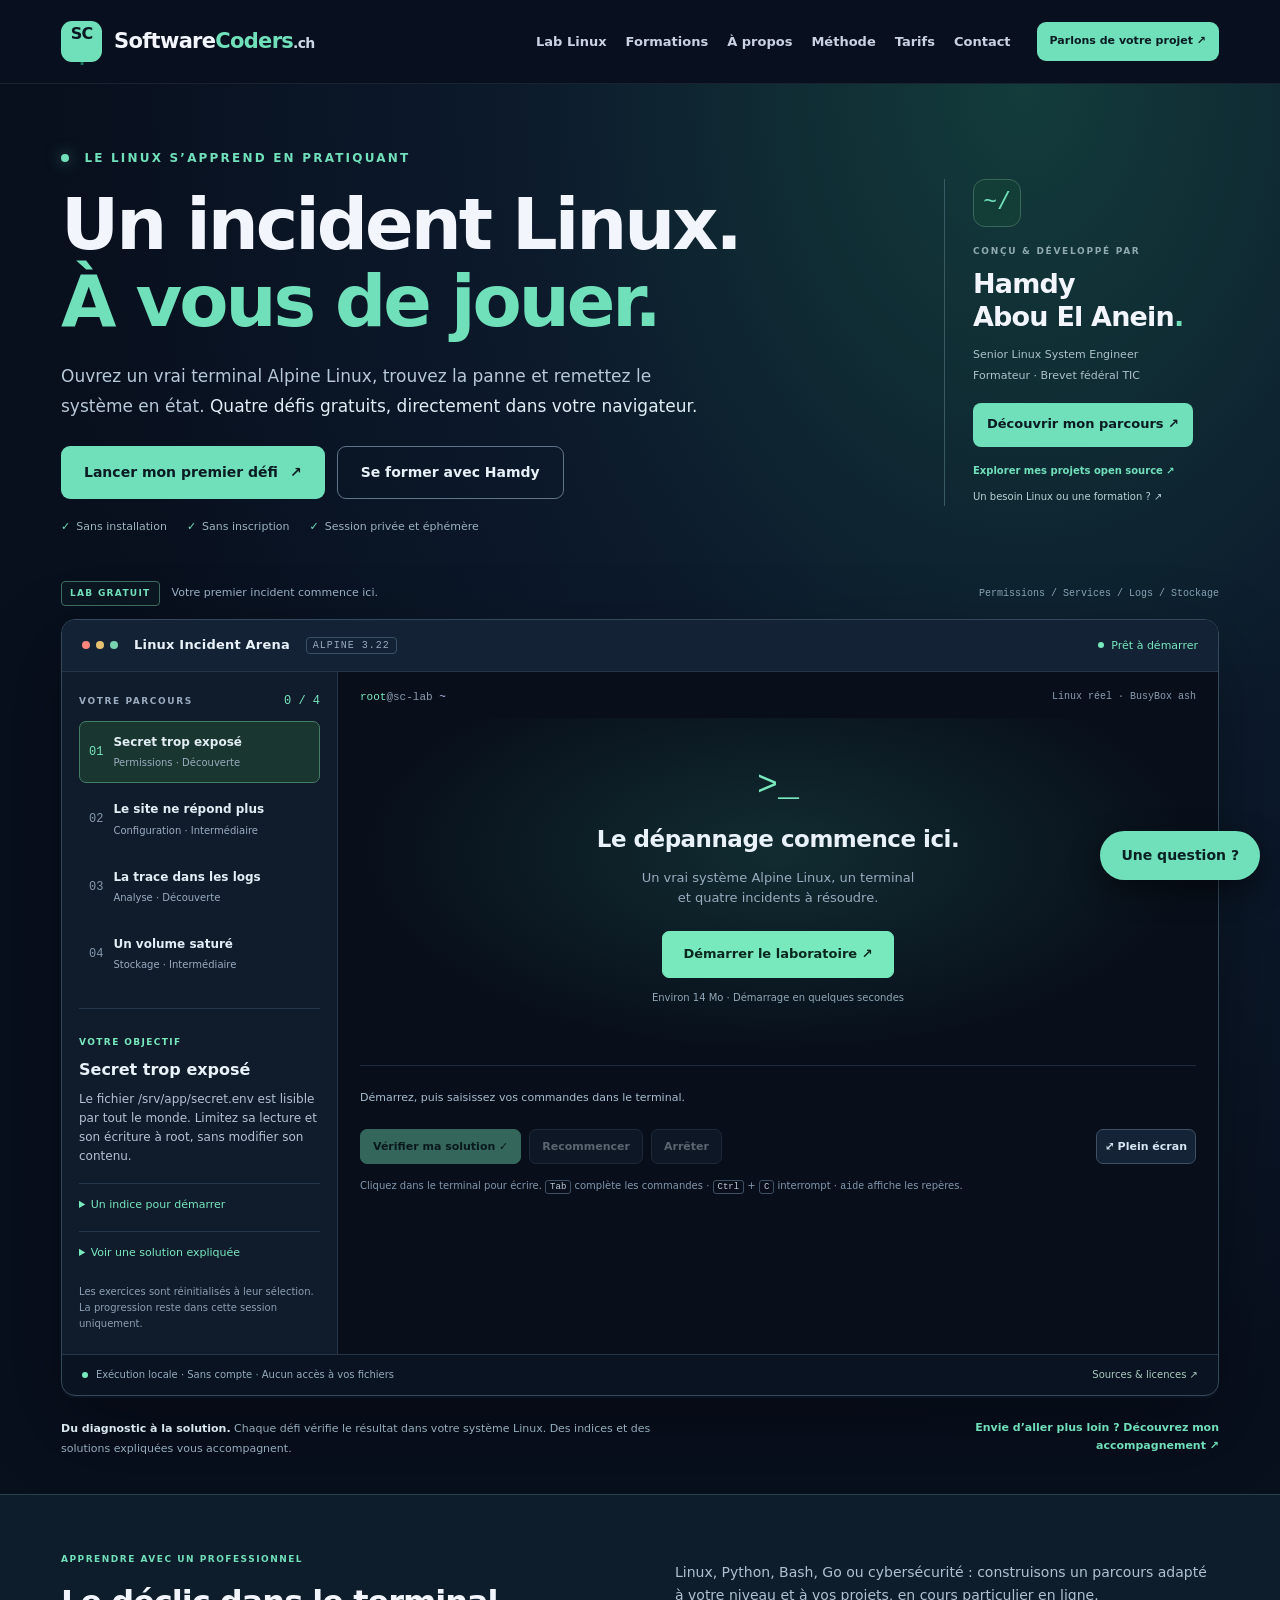
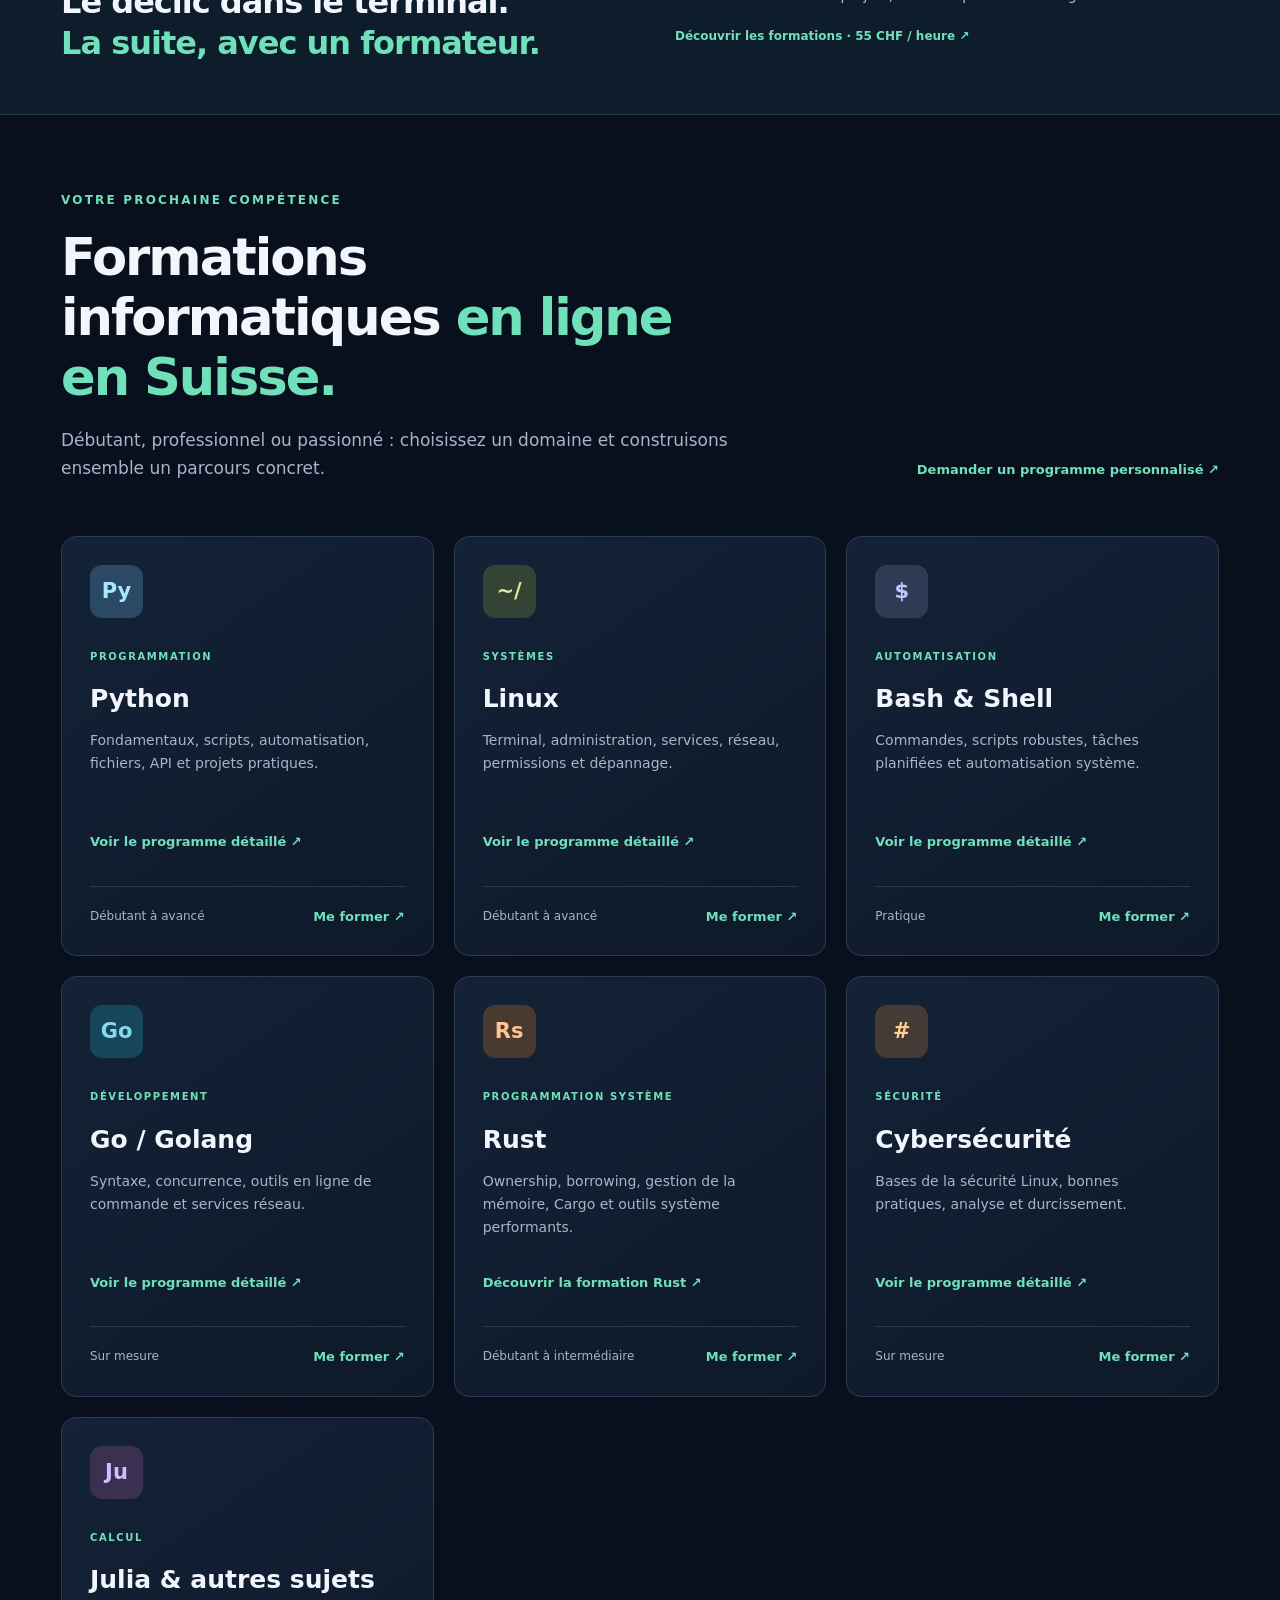
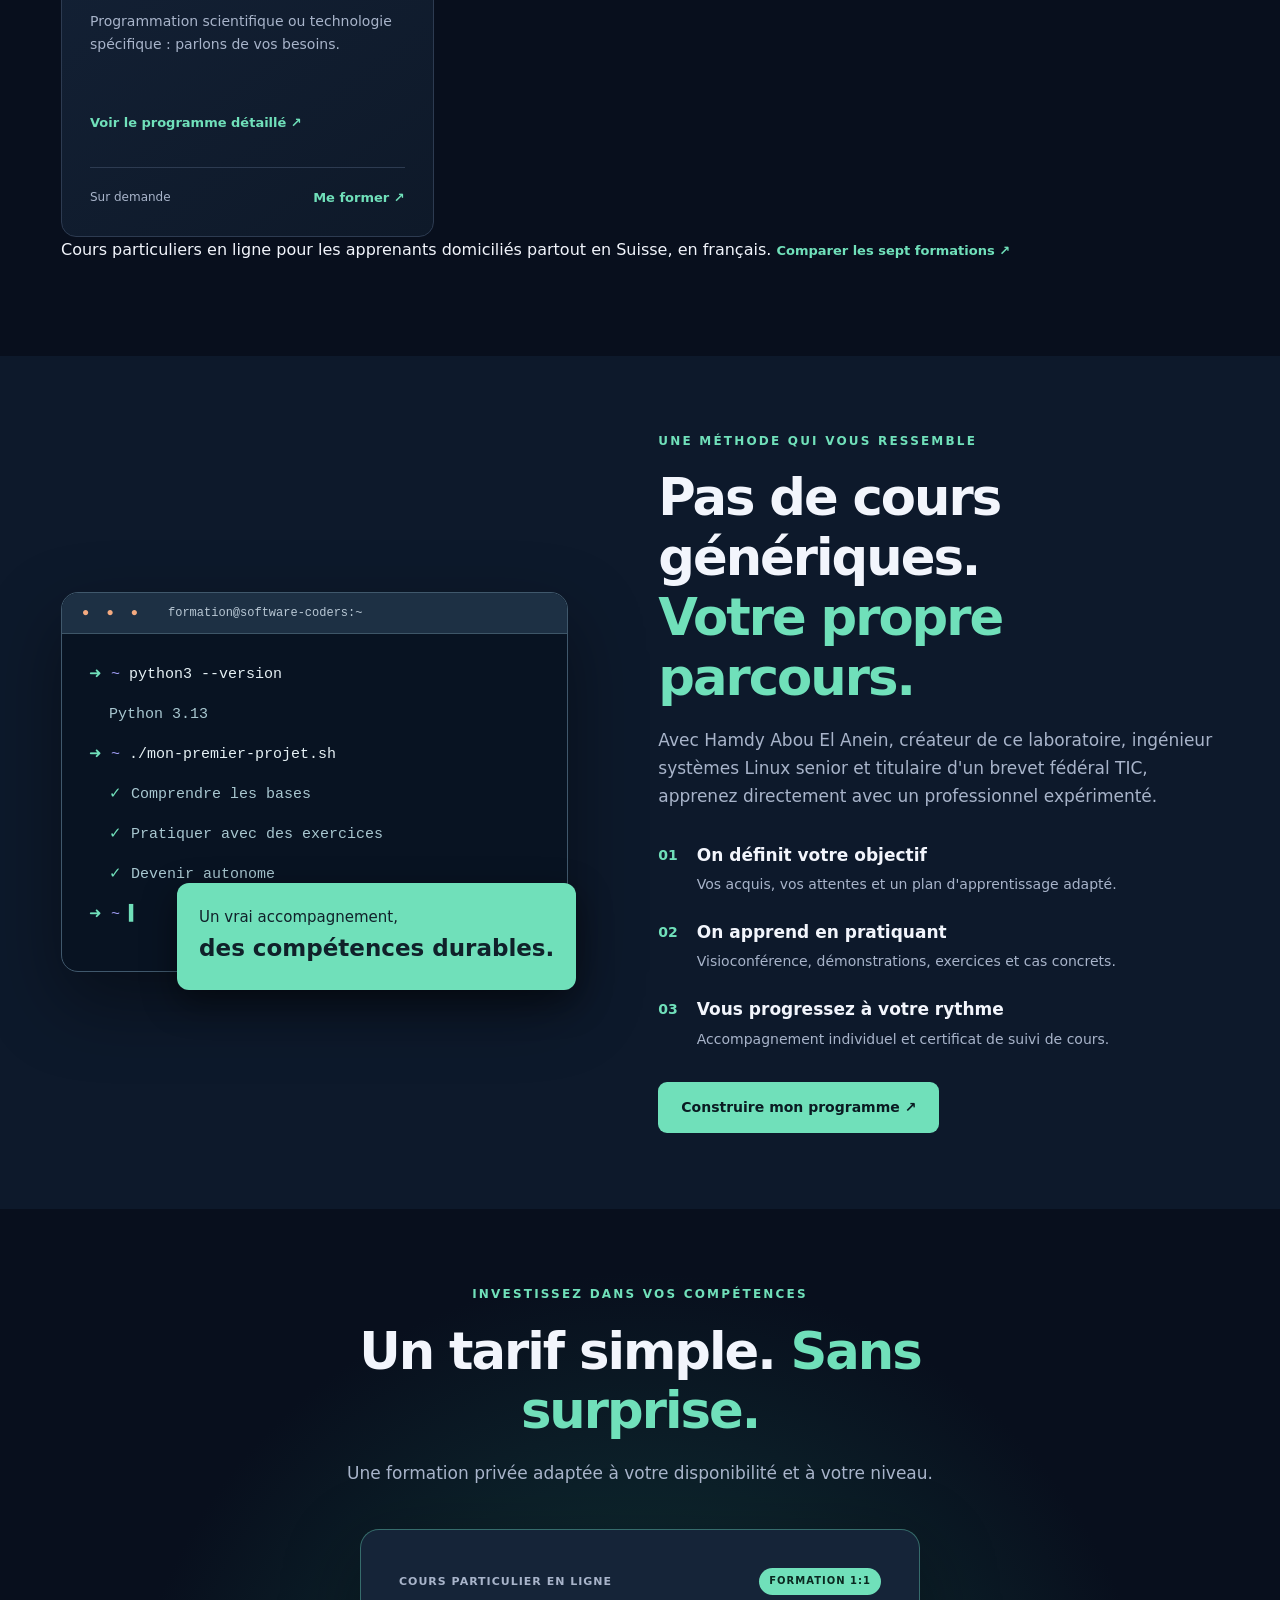
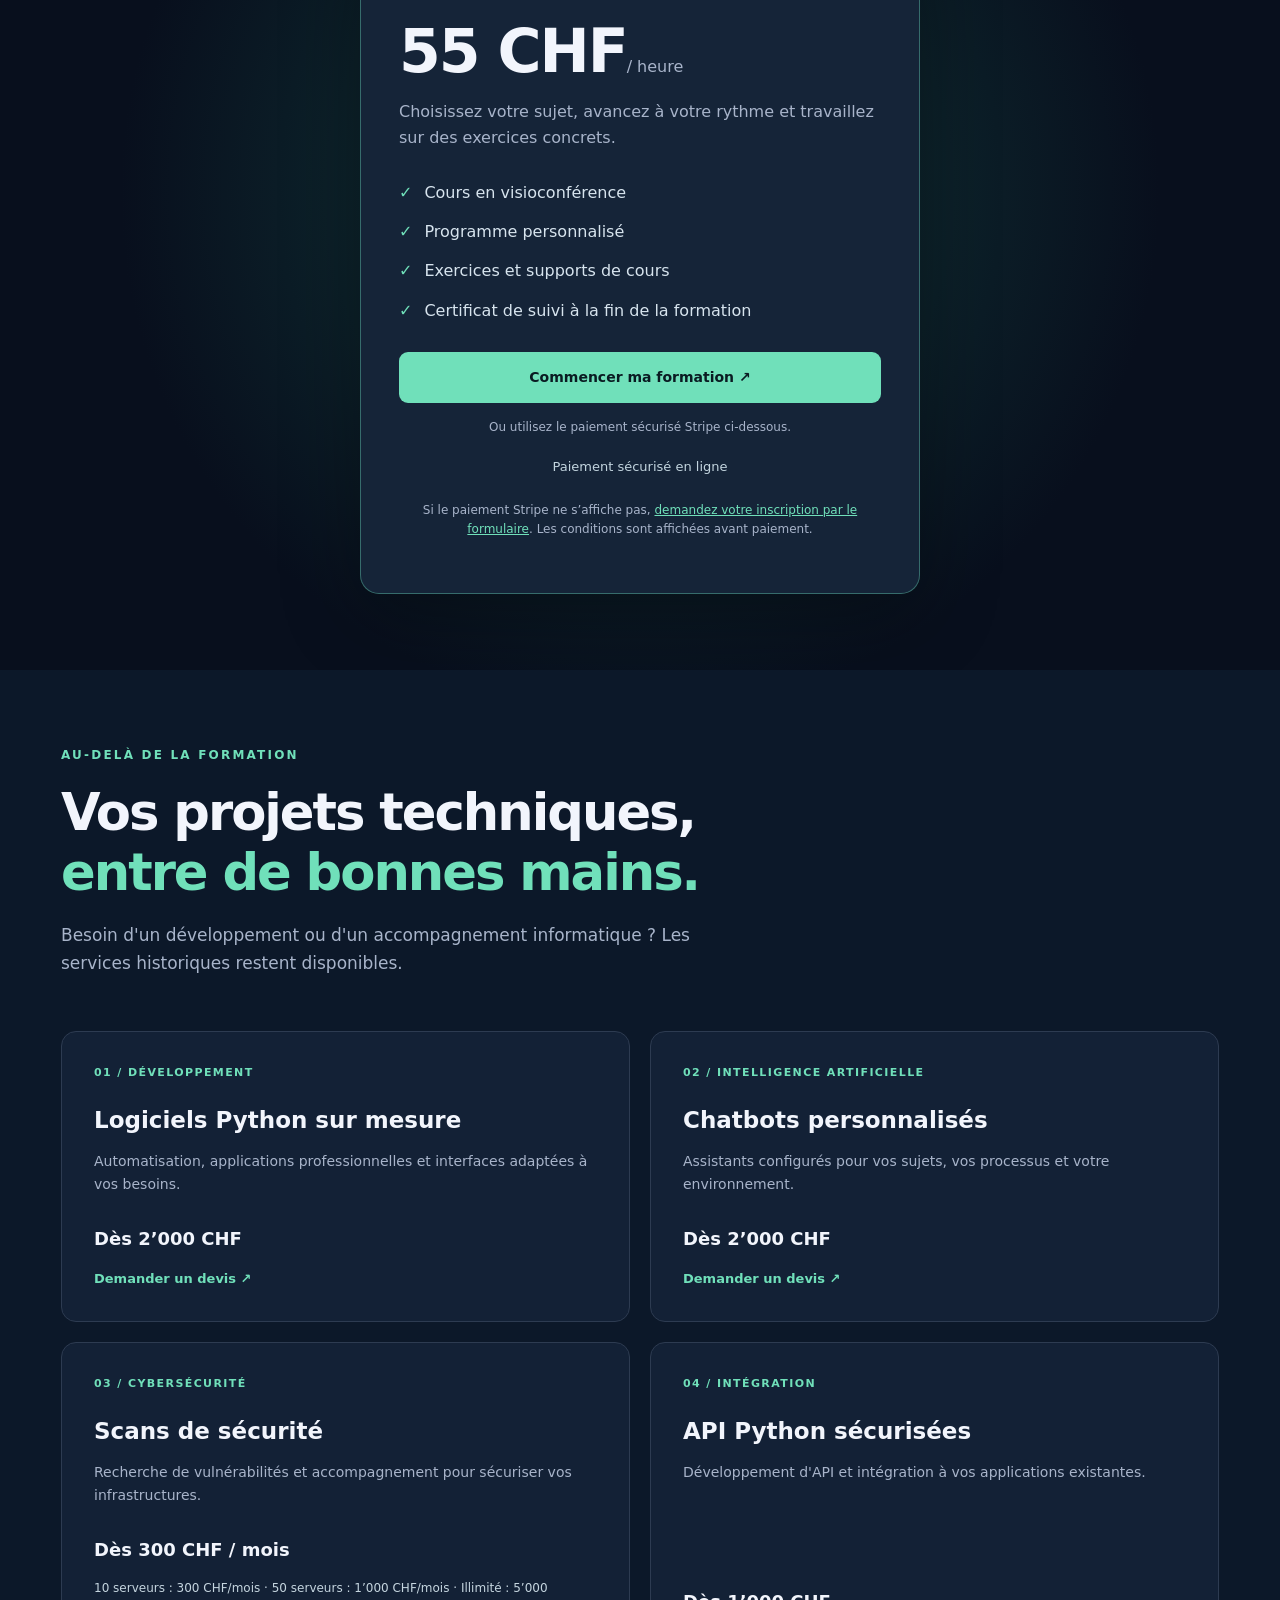
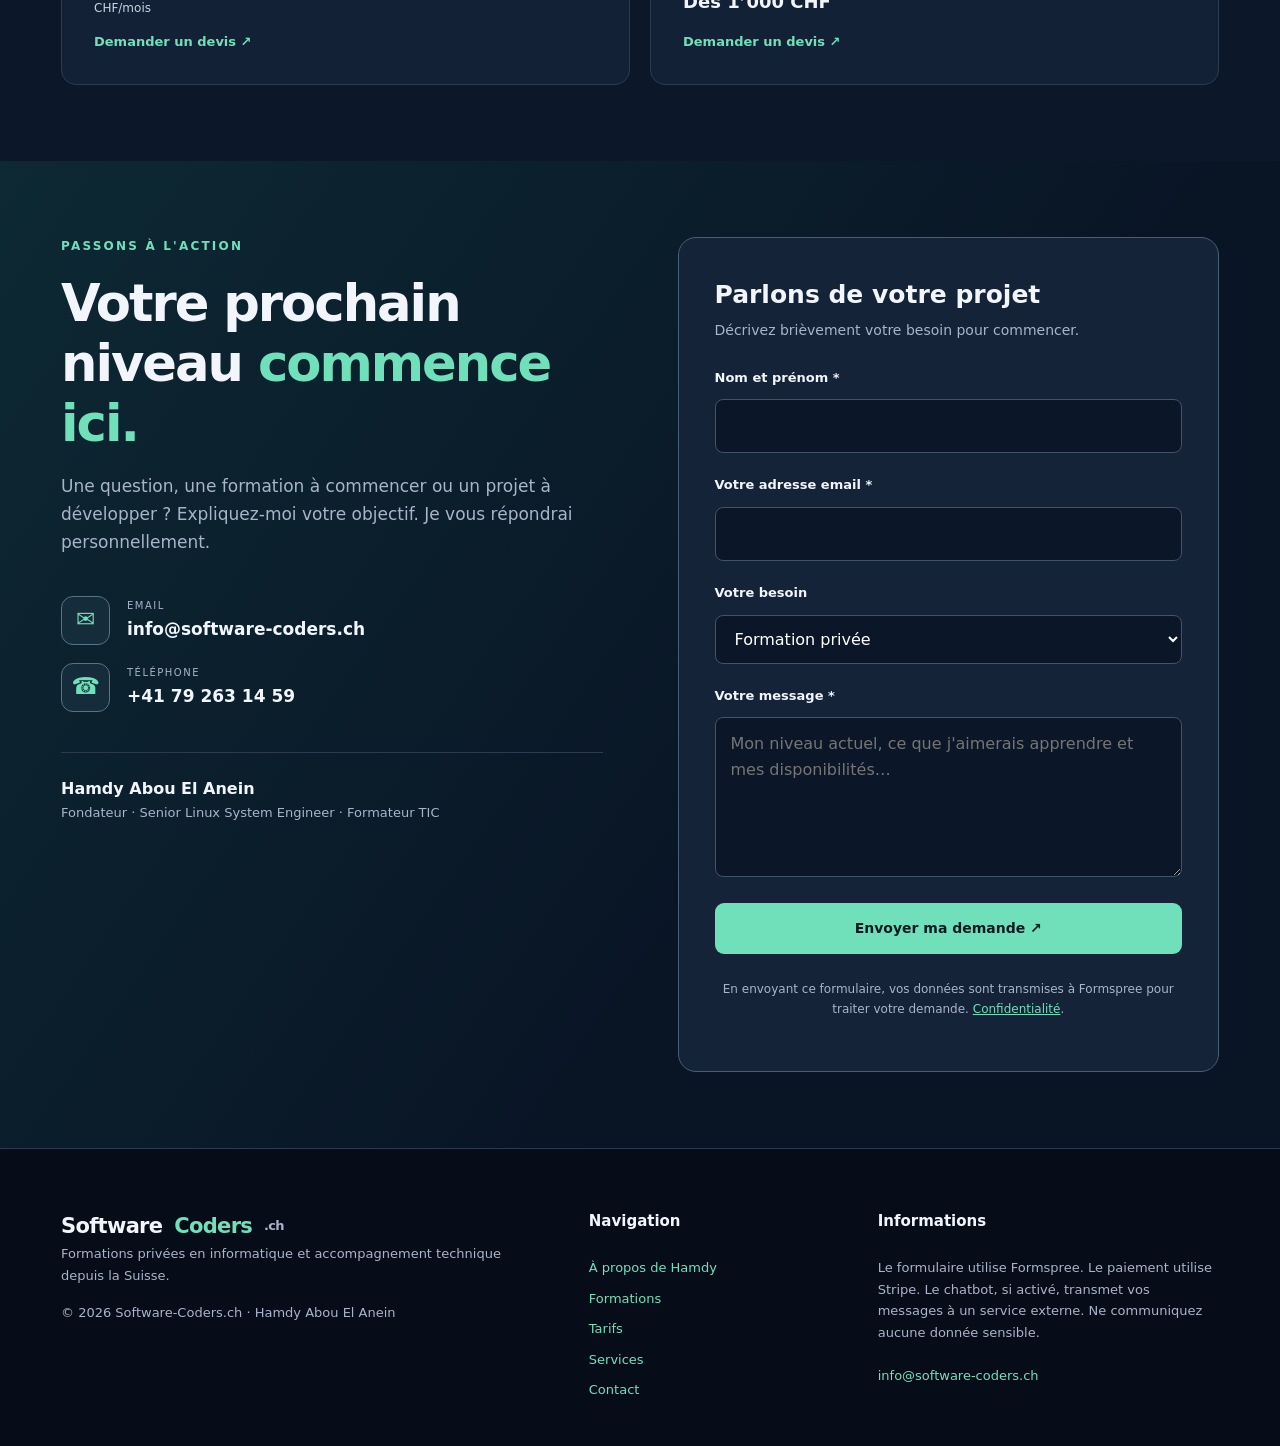
<file: index.html>
<!doctype html>
<html lang="fr">
<head>
<meta charset="utf-8">
<meta name="viewport" content="width=device-width,initial-scale=1">
<meta name="description" content="Formations informatiques individuelles en ligne partout en Suisse : Linux, Python, Bash, Go, Rust et cybersécurité avec Hamdy Abou El Anein.">
<meta name="theme-color" content="#0b1221">
<meta name="referrer" content="strict-origin-when-cross-origin">
<link rel="canonical" href="https://software-coders.ch/">
<link rel="icon" type="image/svg+xml" href="/img/favicon.svg">
<link rel="stylesheet" href="/css/site.css?v=125ae7c93743">
<link rel="stylesheet" href="/chatbot.css?v=bb7a020ccd58">
<title>Formations en ligne en Suisse | Hamdy Abou El Anein</title>
<meta property="og:type" content="website">
<meta property="og:locale" content="fr_CH">
<meta property="og:title" content="Formations informatiques en ligne en Suisse — Software-Coders.ch">
<meta property="og:description" content="Cours particuliers en visioconférence pour les personnes en Suisse : Linux, Python, Bash, Go, Rust et cybersécurité.">
<meta property="og:url" content="https://software-coders.ch/">
<meta property="og:image" content="https://software-coders.ch/img/linux-incident-arena-share.webp">
<script type="application/ld+json">{"@context":"https://schema.org","@type":"ProfessionalService","name":"Software-Coders.ch","url":"https://software-coders.ch/","founder":{"@type":"Person","@id":"https://software-coders.ch/hamdy-abou-el-anein/#person","name":"Hamdy Abou El Anein","jobTitle":"Senior Linux System Engineer et formateur","url":"https://software-coders.ch/hamdy-abou-el-anein/","sameAs":["https://github.com/hamdyaea","https://daylightlinux.ch/"]},"email":"info@software-coders.ch","telephone":"+41792631459","areaServed":"CH","availableLanguage":"fr","description":"Cours privés en ligne en programmation et systèmes Linux"}</script>
</head>
<body>
<a class="skip" href="#contenu">Aller au contenu</a>
<header class="site-header">
<div class="container nav">
<a class="brand" href="#accueil" aria-label="Software-Coders.ch — Accueil"><span class="brand-icon">SC<span>.</span></span><span>Software<span class="brand-accent">Coders</span><small>.ch</small></span></a>
<button class="menu-toggle" type="button" aria-controls="navigation" aria-expanded="false" aria-label="Ouvrir le menu"><span></span><span></span><span></span></button>
<nav id="navigation" class="nav-links" aria-label="Navigation principale">
<a href="#laboratoire">Lab Linux</a><a href="/formations/">Formations</a><a href="/hamdy-abou-el-anein/">À propos</a><a href="#methode">Méthode</a><a href="#tarifs">Tarifs</a><a href="#contact">Contact</a>
</nav>
<a class="nav-cta" href="#contact">Parlons de votre projet <span aria-hidden="true">↗</span></a>
</div>
</header>
<main id="contenu">
<section class="hero arena-hero" id="accueil">
<div class="container">
<div class="arena-intro">
<div><p class="eyebrow"><span class="dot"></span> LE LINUX S’APPREND EN PRATIQUANT</p>
<h1>Un incident Linux.<br><em>À vous de jouer.</em></h1>
<p class="arena-lead">Ouvrez un vrai terminal Alpine Linux, trouvez la panne et remettez le système en état. <strong>Quatre défis gratuits, directement dans votre navigateur.</strong></p>
<div class="hero-actions"><button class="button primary" type="button" id="launch-arena">Lancer mon premier défi <span aria-hidden="true">↗</span></button><a class="button ghost" href="#formations">Se former avec Hamdy</a></div>
<div class="arena-promises"><span>Sans installation</span><span>Sans inscription</span><span>Session privée et éphémère</span></div></div>
<aside class="expert-note" aria-label="Votre formateur"><span class="expert-symbol" aria-hidden="true">~/</span><p>CONÇU & DÉVELOPPÉ PAR</p><h2>Hamdy <br>Abou El Anein<span>.</span></h2><div>Senior Linux System Engineer<br>Formateur · Brevet fédéral TIC</div><a class="expert-profile" href="/hamdy-abou-el-anein/">Découvrir mon parcours ↗</a><a href="https://github.com/hamdyaea" target="_blank" rel="noopener">Explorer mes projets open source ↗</a><a class="expert-contact" href="#contact">Un besoin Linux ou une formation ? ↗</a></aside>
</div>
<div class="lab-caption" id="laboratoire"><div><span class="lab-badge">LAB GRATUIT</span><span>Votre premier incident commence ici.</span></div><span>Permissions / Services / Logs / Stockage</span></div>
<iframe id="arena-frame" class="arena-frame" src="/arena/" title="Linux Incident Arena : terminal Alpine Linux et quatre exercices de dépannage" allow="fullscreen" loading="eager"></iframe>
<div class="lab-after"><p><strong>Du diagnostic à la solution.</strong> Chaque défi vérifie le résultat dans votre système Linux. Des indices et des solutions expliquées vous accompagnent.</p><a href="#methode">Envie d’aller plus loin ? Découvrez mon accompagnement ↗</a></div>
</div></section>
<section class="mentor-band"><div class="container"><div><span class="eyebrow">APPRENDRE AVEC UN PROFESSIONNEL</span><h2>Le déclic dans le terminal.<br><em>La suite, avec un formateur.</em></h2></div><div><p>Linux, Python, Bash, Go ou cybersécurité : construisons un parcours adapté à votre niveau et à vos projets, en cours particulier en ligne.</p><a href="#formations" class="inline-link">Découvrir les formations · 55 CHF / heure ↗</a></div></div></section>
<section class="section" id="formations"><div class="container">
<div class="section-head"><div><p class="eyebrow">VOTRE PROCHAINE COMPÉTENCE</p><h2>Formations informatiques <em>en ligne en Suisse.</em></h2><p>Débutant, professionnel ou passionné : choisissez un domaine et construisons ensemble un parcours concret.</p></div><a href="#contact" class="inline-link">Demander un programme personnalisé ↗</a></div>
<div class="course-grid">
<article class="course"><span class="course-icon">Py</span><span class="course-type">PROGRAMMATION</span><h3>Python</h3><p>Fondamentaux, scripts, automatisation, fichiers, API et projets pratiques.</p><a class="course-detail-link" href="/formations/python/">Voir le programme détaillé ↗</a><div class="course-footer"><span>Débutant à avancé</span><a href="#contact" data-topic="Formation Python">Me former ↗</a></div></article>
<article class="course"><span class="course-icon linux">~/</span><span class="course-type">SYSTÈMES</span><h3>Linux</h3><p>Terminal, administration, services, réseau, permissions et dépannage.</p><a class="course-detail-link" href="/formations/linux/">Voir le programme détaillé ↗</a><div class="course-footer"><span>Débutant à avancé</span><a href="#contact" data-topic="Formation Linux">Me former ↗</a></div></article>
<article class="course"><span class="course-icon bash">$</span><span class="course-type">AUTOMATISATION</span><h3>Bash & Shell</h3><p>Commandes, scripts robustes, tâches planifiées et automatisation système.</p><a class="course-detail-link" href="/formations/bash/">Voir le programme détaillé ↗</a><div class="course-footer"><span>Pratique</span><a href="#contact" data-topic="Formation Bash">Me former ↗</a></div></article>
<article class="course"><span class="course-icon go">Go</span><span class="course-type">DÉVELOPPEMENT</span><h3>Go / Golang</h3><p>Syntaxe, concurrence, outils en ligne de commande et services réseau.</p><a class="course-detail-link" href="/formations/go/">Voir le programme détaillé ↗</a><div class="course-footer"><span>Sur mesure</span><a href="#contact" data-topic="Formation Go">Me former ↗</a></div></article>
<article class="course"><span class="course-icon rust">Rs</span><span class="course-type">PROGRAMMATION SYSTÈME</span><h3>Rust</h3><p>Ownership, borrowing, gestion de la mémoire, Cargo et outils système performants.</p><a class="course-detail-link" href="/formations/rust/">Découvrir la formation Rust ↗</a><div class="course-footer"><span>Débutant à intermédiaire</span><a href="#contact" data-topic="Formation Rust">Me former ↗</a></div></article>
<article class="course"><span class="course-icon cyber">#</span><span class="course-type">SÉCURITÉ</span><h3>Cybersécurité</h3><p>Bases de la sécurité Linux, bonnes pratiques, analyse et durcissement.</p><a class="course-detail-link" href="/formations/cybersecurite/">Voir le programme détaillé ↗</a><div class="course-footer"><span>Sur mesure</span><a href="#contact" data-topic="Formation cybersécurité">Me former ↗</a></div></article>
<article class="course"><span class="course-icon julia">Ju</span><span class="course-type">CALCUL</span><h3>Julia & autres sujets</h3><p>Programmation scientifique ou technologie spécifique : parlons de vos besoins.</p><a class="course-detail-link" href="/formations/julia/">Voir le programme détaillé ↗</a><div class="course-footer"><span>Sur demande</span><a href="#contact" data-topic="Formation Julia ou autre">Me former ↗</a></div></article>
</div><p class="course-region-note">Cours particuliers en ligne pour les apprenants domiciliés partout en Suisse, en français. <a class="inline-link" href="/formations/">Comparer les sept formations ↗</a></p></div></section>
<section class="section method-section" id="methode"><div class="container method-grid"><div class="method-image"><div class="terminal-art" aria-label="Exemple de terminal de formation Linux"><div class="terminal-bar"><span class="dots">● ● ●</span><span>formation@software-coders:~</span></div><div class="terminal-content"><p><span class="term-green">➜</span> <span class="term-blue">~</span> python3 --version</p><p class="terminal-result">Python 3.13</p><p><span class="term-green">➜</span> <span class="term-blue">~</span> ./mon-premier-projet.sh</p><p class="terminal-result"><span class="term-green">✓</span> Comprendre les bases</p><p class="terminal-result"><span class="term-green">✓</span> Pratiquer avec des exercices</p><p class="terminal-result"><span class="term-green">✓</span> Devenir autonome</p><p><span class="term-green">➜</span> <span class="term-blue">~</span> <span class="cursor">▍</span></p></div></div><div class="method-sticker">Un vrai accompagnement,<br><strong>des compétences durables.</strong></div></div><div><p class="eyebrow">UNE MÉTHODE QUI VOUS RESSEMBLE</p><h2>Pas de cours génériques.<br><em>Votre propre parcours.</em></h2><p class="section-lead">Avec Hamdy Abou El Anein, créateur de ce laboratoire, ingénieur systèmes Linux senior et titulaire d'un brevet fédéral TIC, apprenez directement avec un professionnel expérimenté.</p>
<div class="steps"><div><span>01</span><div><h3>On définit votre objectif</h3><p>Vos acquis, vos attentes et un plan d'apprentissage adapté.</p></div></div><div><span>02</span><div><h3>On apprend en pratiquant</h3><p>Visioconférence, démonstrations, exercices et cas concrets.</p></div></div><div><span>03</span><div><h3>Vous progressez à votre rythme</h3><p>Accompagnement individuel et certificat de suivi de cours.</p></div></div></div>
<a class="button primary" href="#contact">Construire mon programme ↗</a></div></div></section>
<section class="section pricing-section" id="tarifs"><div class="container"><div class="center-head"><p class="eyebrow">INVESTISSEZ DANS VOS COMPÉTENCES</p><h2>Un tarif simple. <em>Sans surprise.</em></h2><p>Une formation privée adaptée à votre disponibilité et à votre niveau.</p></div>
<div class="pricing-card"><div class="pricing-top"><span>COURS PARTICULIER EN LIGNE</span><span class="pricing-label">FORMATION 1:1</span></div><div class="price"><strong>55 CHF</strong><span>/ heure</span></div><p>Choisissez votre sujet, avancez à votre rythme et travaillez sur des exercices concrets.</p><ul><li>Cours en visioconférence</li><li>Programme personnalisé</li><li>Exercices et supports de cours</li><li>Certificat de suivi à la fin de la formation</li></ul><a href="#contact" class="button primary wide">Commencer ma formation ↗</a><p class="small-note">Ou utilisez le paiement sécurisé Stripe ci-dessous.</p><div class="stripe-box"><p class="stripe-caption">Paiement sécurisé en ligne</p><script async src="https://js.stripe.com/v3/buy-button.js"></script><stripe-buy-button buy-button-id="buy_btn_1R4Pt2Fj1d6pBgnHIkHasqjg" publishable-key="pk_live_51R4PaKFj1d6pBgnHBKx8Lu8L9bS0FzyK5gVuSfNAOZFCZ32Rf152sWxB0TY8MYh9WQCeLVXF8A3F0d6BRrthlhNC003zc0Hpan"></stripe-buy-button></div><p class="small-note">Si le paiement Stripe ne s’affiche pas, <a href="#contact">demandez votre inscription par le formulaire</a>. Les conditions sont affichées avant paiement.</p></div></div></section>
<section class="section services-section" id="services"><div class="container"><div class="section-head"><div><p class="eyebrow">AU-DELÀ DE LA FORMATION</p><h2>Vos projets techniques, <em>entre de bonnes mains.</em></h2><p>Besoin d'un développement ou d'un accompagnement informatique ? Les services historiques restent disponibles.</p></div></div>
<div class="service-grid"><article><div class="service-number">01 / DÉVELOPPEMENT</div><h3>Logiciels Python sur mesure</h3><p>Automatisation, applications professionnelles et interfaces adaptées à vos besoins.</p><strong>Dès 2’000 CHF</strong><a href="#contact" data-topic="Logiciel Python sur mesure">Demander un devis ↗</a></article><article><div class="service-number">02 / INTELLIGENCE ARTIFICIELLE</div><h3>Chatbots personnalisés</h3><p>Assistants configurés pour vos sujets, vos processus et votre environnement.</p><strong>Dès 2’000 CHF</strong><a href="#contact" data-topic="Chatbot IA personnalisé">Demander un devis ↗</a></article><article><div class="service-number">03 / CYBERSÉCURITÉ</div><h3>Scans de sécurité</h3><p>Recherche de vulnérabilités et accompagnement pour sécuriser vos infrastructures.</p><strong>Dès 300 CHF / mois</strong><p class="service-tiers">10 serveurs : 300 CHF/mois · 50 serveurs : 1’000 CHF/mois · Illimité : 5’000 CHF/mois</p><a href="#contact" data-topic="Scan de sécurité">Demander un devis ↗</a></article><article><div class="service-number">04 / INTÉGRATION</div><h3>API Python sécurisées</h3><p>Développement d'API et intégration à vos applications existantes.</p><strong>Dès 1’000 CHF</strong><a href="#contact" data-topic="API Python sécurisée">Demander un devis ↗</a></article></div></div></section>
<section class="section contact-section" id="contact"><div class="container contact-grid"><div><p class="eyebrow">PASSONS À L'ACTION</p><h2>Votre prochain niveau <em>commence ici.</em></h2><p class="section-lead">Une question, une formation à commencer ou un projet à développer ? Expliquez-moi votre objectif. Je vous répondrai personnellement.</p><div class="contact-details"><a href="mailto:info@software-coders.ch"><span>✉</span><div><small>EMAIL</small><strong>info@software-coders.ch</strong></div></a><a href="tel:+41792631459"><span>☎</span><div><small>TÉLÉPHONE</small><strong>+41 79 263 14 59</strong></div></a></div><div class="founder"><strong>Hamdy Abou El Anein</strong><span>Fondateur · Senior Linux System Engineer · Formateur TIC</span></div></div>
<div class="contact-form-card"><h3>Parlons de votre projet</h3><p>Décrivez brièvement votre besoin pour commencer.</p><form action="https://formspree.io/f/xwplwval" method="POST" id="contact-form"><label for="name">Nom et prénom *</label><input id="name" name="name" required autocomplete="name" maxlength="120"><label for="email">Votre adresse email *</label><input id="email" name="email" type="email" required autocomplete="email" maxlength="254"><label for="subject">Votre besoin</label><select id="subject" name="subject"><option value="Formation privée">Formation privée</option><option value="Formation Python">Python</option><option value="Formation Linux">Linux</option><option value="Formation Bash">Bash</option><option value="Formation Go">Go</option><option value="Formation Rust">Rust</option><option value="Formation Julia ou autre">Julia</option><option value="Formation cybersécurité">Cybersécurité</option><option value="Développement logiciel">Développement logiciel</option><option value="Autre demande">Autre demande</option></select><label for="message">Votre message *</label><textarea id="message" name="message" rows="5" required maxlength="4000" placeholder="Mon niveau actuel, ce que j'aimerais apprendre et mes disponibilités…"></textarea><input type="hidden" name="_subject" value="Nouvelle demande Software-Coders.ch"><button class="button primary wide" type="submit">Envoyer ma demande ↗</button><p class="small-note">En envoyant ce formulaire, vos données sont transmises à Formspree pour traiter votre demande. <a href="#confidentialite">Confidentialité</a>.</p></form></div></div></section>
</main>
<footer class="footer"><div class="container footer-grid"><div><a class="brand" href="#accueil">Software<span class="brand-accent">Coders</span><small>.ch</small></a><p>Formations privées en informatique et accompagnement technique depuis la Suisse.</p><small>© <span id="year">2026</span> Software-Coders.ch · Hamdy Abou El Anein</small></div><div><h3>Navigation</h3><a href="/hamdy-abou-el-anein/">À propos de Hamdy</a><a href="/formations/">Formations</a><a href="#tarifs">Tarifs</a><a href="#services">Services</a><a href="#contact">Contact</a></div><div id="confidentialite"><h3>Informations</h3><p>Le formulaire utilise Formspree. Le paiement utilise Stripe. Le chatbot, si activé, transmet vos messages à un service externe. Ne communiquez aucune donnée sensible.</p><a href="mailto:info@software-coders.ch">info@software-coders.ch</a></div></div></footer>
<script src="/js/site.js?v=33530757fcc7" defer></script>
<script src="/chatbot.js?v=ee14ee80ebfd" defer></script>
</body></html>
</file>
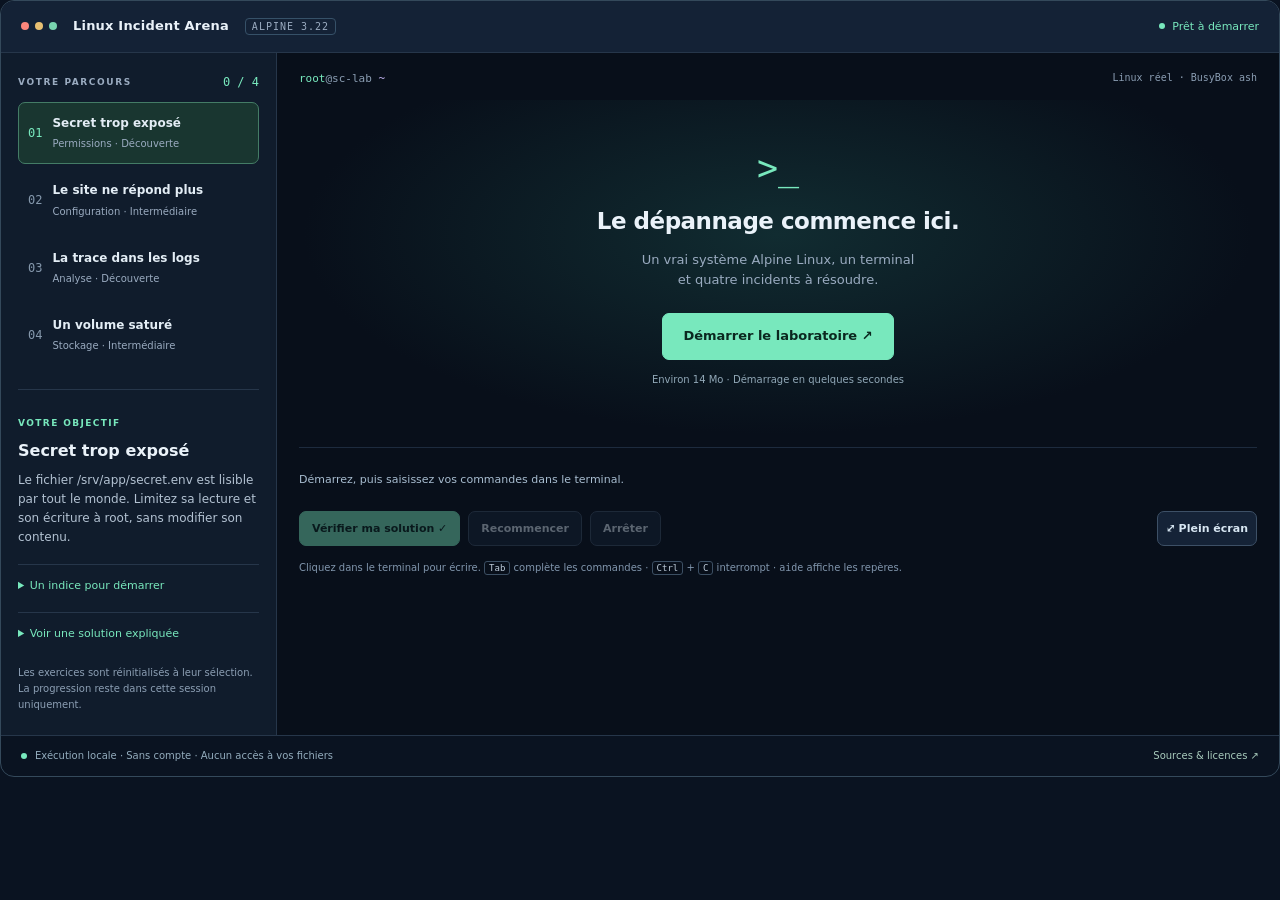
<file: arena/index.html>
<!doctype html>
<!-- Developer: Hamdy Abou El Anein | Contact: info@software-coders.ch -->
<html lang="fr"><head><meta charset="utf-8"><meta name="viewport" content="width=device-width,initial-scale=1">
<meta name="robots" content="noindex"><meta name="theme-color" content="#0a1321">
<title>Linux Incident Arena — Hamdy Abou El Anein</title>
<link rel="stylesheet" href="vendor/xterm.css"><link rel="stylesheet" href="arena.css">
<script src="vendor/xterm.js" defer></script><script src="vendor/addon-fit.js" defer></script><script src="arena.js" defer></script></head>
<body data-state="idle"><main class="arena-shell">
<header class="arena-top"><div><span class="lights" aria-hidden="true"><i></i><i></i><i></i></span><strong>Linux Incident Arena</strong><span class="version">ALPINE 3.22</span></div><span class="connection" id="state-label">Prêt à démarrer</span></header>
<div class="workspace">
<aside class="mission-panel" aria-label="Exercices de dépannage">
<div class="mission-heading"><span>VOTRE PARCOURS</span><strong id="score">0 / 4</strong></div>
<div class="mission-list" role="group" aria-label="Choisir un incident">
<button type="button" class="mission active" data-mission="1" aria-pressed="true"><span class="number">01</span><span><strong>Secret trop exposé</strong><small>Permissions · Découverte</small></span><span class="check" aria-hidden="true"></span></button>
<button type="button" class="mission" data-mission="2" aria-pressed="false"><span class="number">02</span><span><strong>Le site ne répond plus</strong><small>Configuration · Intermédiaire</small></span><span class="check" aria-hidden="true"></span></button>
<button type="button" class="mission" data-mission="3" aria-pressed="false"><span class="number">03</span><span><strong>La trace dans les logs</strong><small>Analyse · Découverte</small></span><span class="check" aria-hidden="true"></span></button>
<button type="button" class="mission" data-mission="4" aria-pressed="false"><span class="number">04</span><span><strong>Un volume saturé</strong><small>Stockage · Intermédiaire</small></span><span class="check" aria-hidden="true"></span></button>
</div>
<div class="mission-brief"><span class="small-label">VOTRE OBJECTIF</span><h1 id="mission-title">Secret trop exposé</h1><p id="mission-description">Le fichier /srv/app/secret.env est lisible par tout le monde. Limitez sa lecture et son écriture à root, sans modifier son contenu.</p></div>
<details id="hint"><summary>Un indice pour démarrer</summary><p id="hint-text"></p></details>
<details id="solution"><summary>Voir une solution expliquée</summary><p id="solution-text"></p><code id="solution-command"></code></details>
<p class="session-note">Les exercices sont réinitialisés à leur sélection. La progression reste dans cette session uniquement.</p>
</aside>
<section class="console-panel" aria-label="Terminal Alpine Linux">
<div class="console-meta"><span><b>root</b>@sc-lab <span class="path">~</span></span><span>Linux réel · BusyBox ash</span></div>
<div class="terminal-wrap">
<div id="terminal" aria-label="Terminal interactif Linux"></div>
<div class="welcome" id="welcome"><div class="prompt-icon" aria-hidden="true">&gt;_</div><h2>Le dépannage commence ici.</h2><p>Un vrai système Alpine Linux, un terminal<br>et quatre incidents à résoudre.</p><button id="start" type="button" class="primary">Démarrer le laboratoire <span aria-hidden="true">↗</span></button><span class="download-note">Environ 14 Mo · Démarrage en quelques secondes</span></div>
</div>
<div class="status-row"><span id="status" role="status" aria-live="polite">Démarrez, puis saisissez vos commandes dans le terminal.</span><progress id="progress" max="100" value="0" hidden aria-label="Téléchargement du système"></progress></div>
<div class="console-controls"><button id="validate" type="button" class="primary" disabled>Vérifier ma solution <span aria-hidden="true">✓</span></button><button id="restart" type="button" disabled>Recommencer</button><button id="stop" type="button" disabled>Arrêter</button><button id="fullscreen" type="button" aria-label="Afficher le laboratoire en plein écran">⤢ <span>Plein écran</span></button></div>
<p class="keyboard-note">Cliquez dans le terminal pour écrire. <kbd>Tab</kbd> complète les commandes · <kbd>Ctrl</kbd> + <kbd>C</kbd> interrompt · <code>aide</code> affiche les repères.</p>
</section></div>
<footer class="arena-footer"><span><i aria-hidden="true"></i> Exécution locale · Sans compte · Aucun accès à vos fichiers</span><a href="SOURCES.md" target="_blank" rel="noopener">Sources & licences ↗</a></footer>
<p class="mobile-note">Conseillé sur ordinateur avec un clavier. Sur mobile, le terminal reste accessible mais le confort et les performances varient.</p>
</main></body></html>
</file>
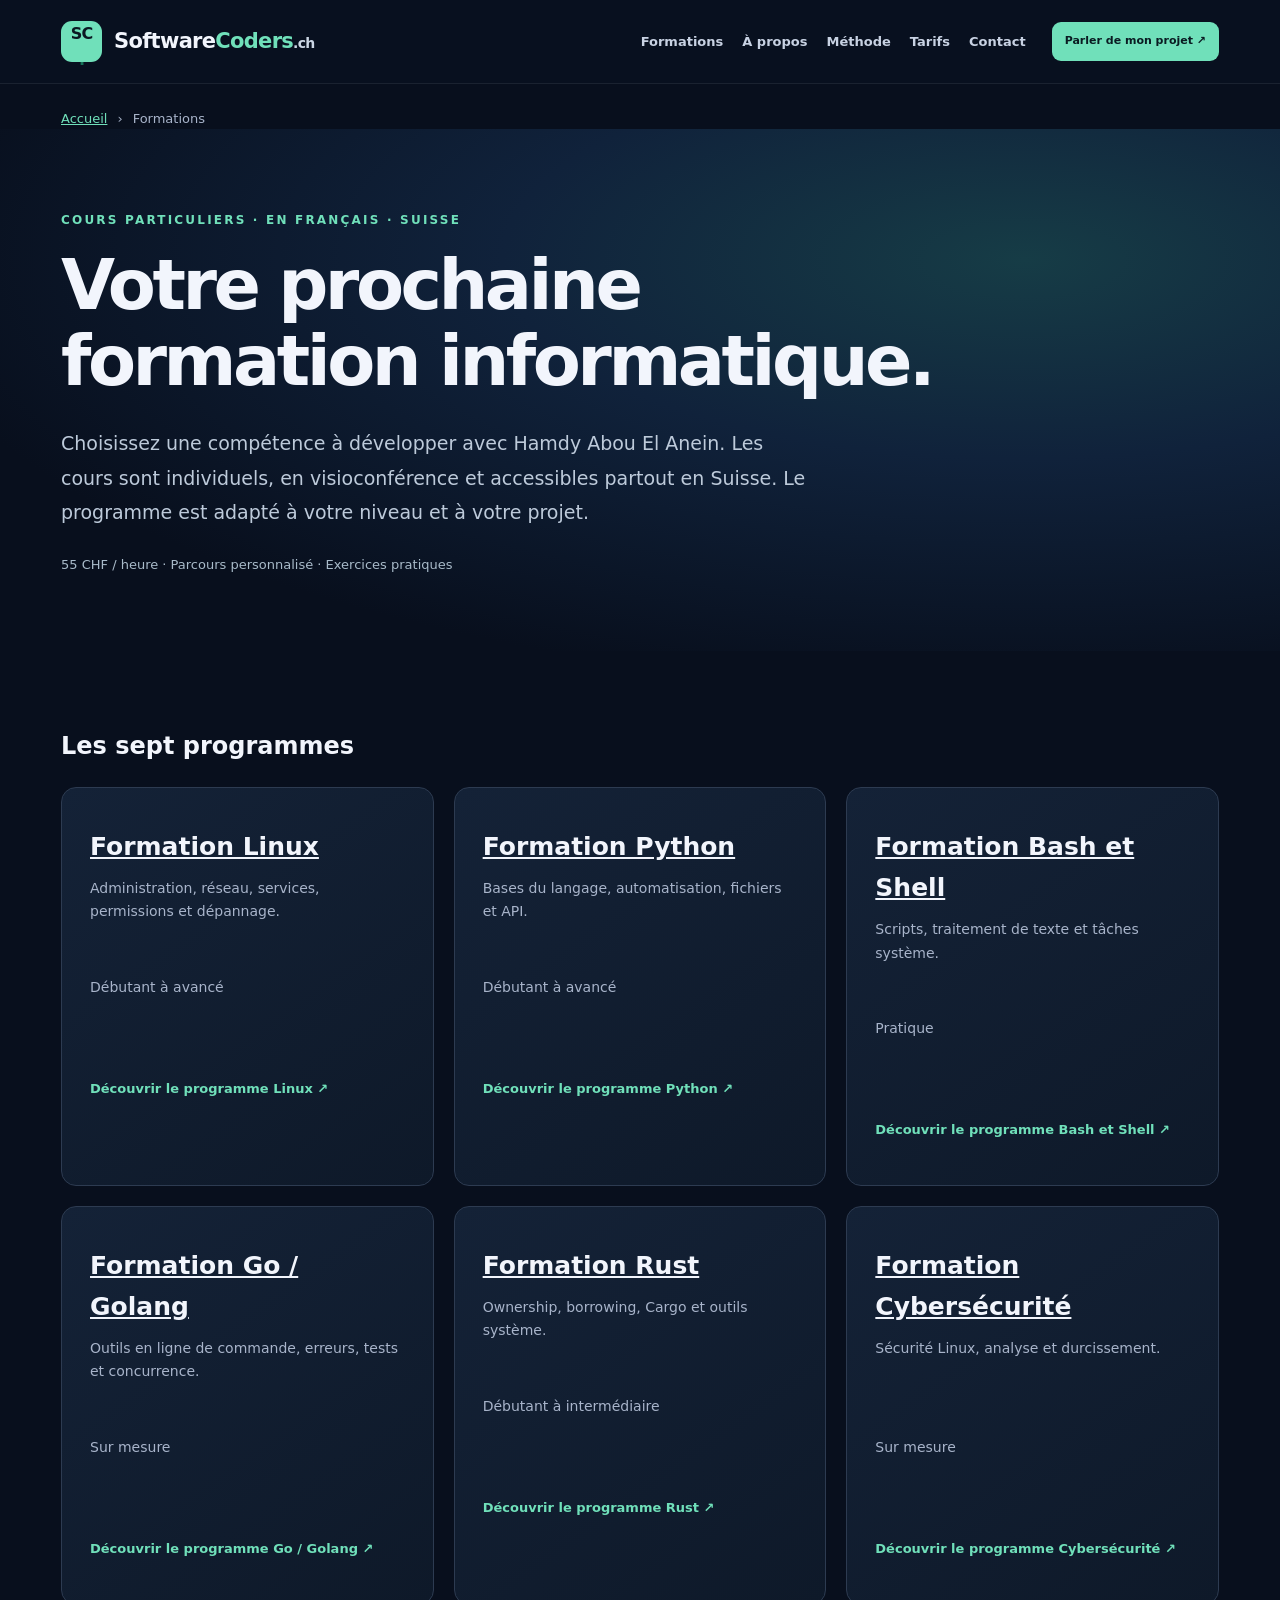
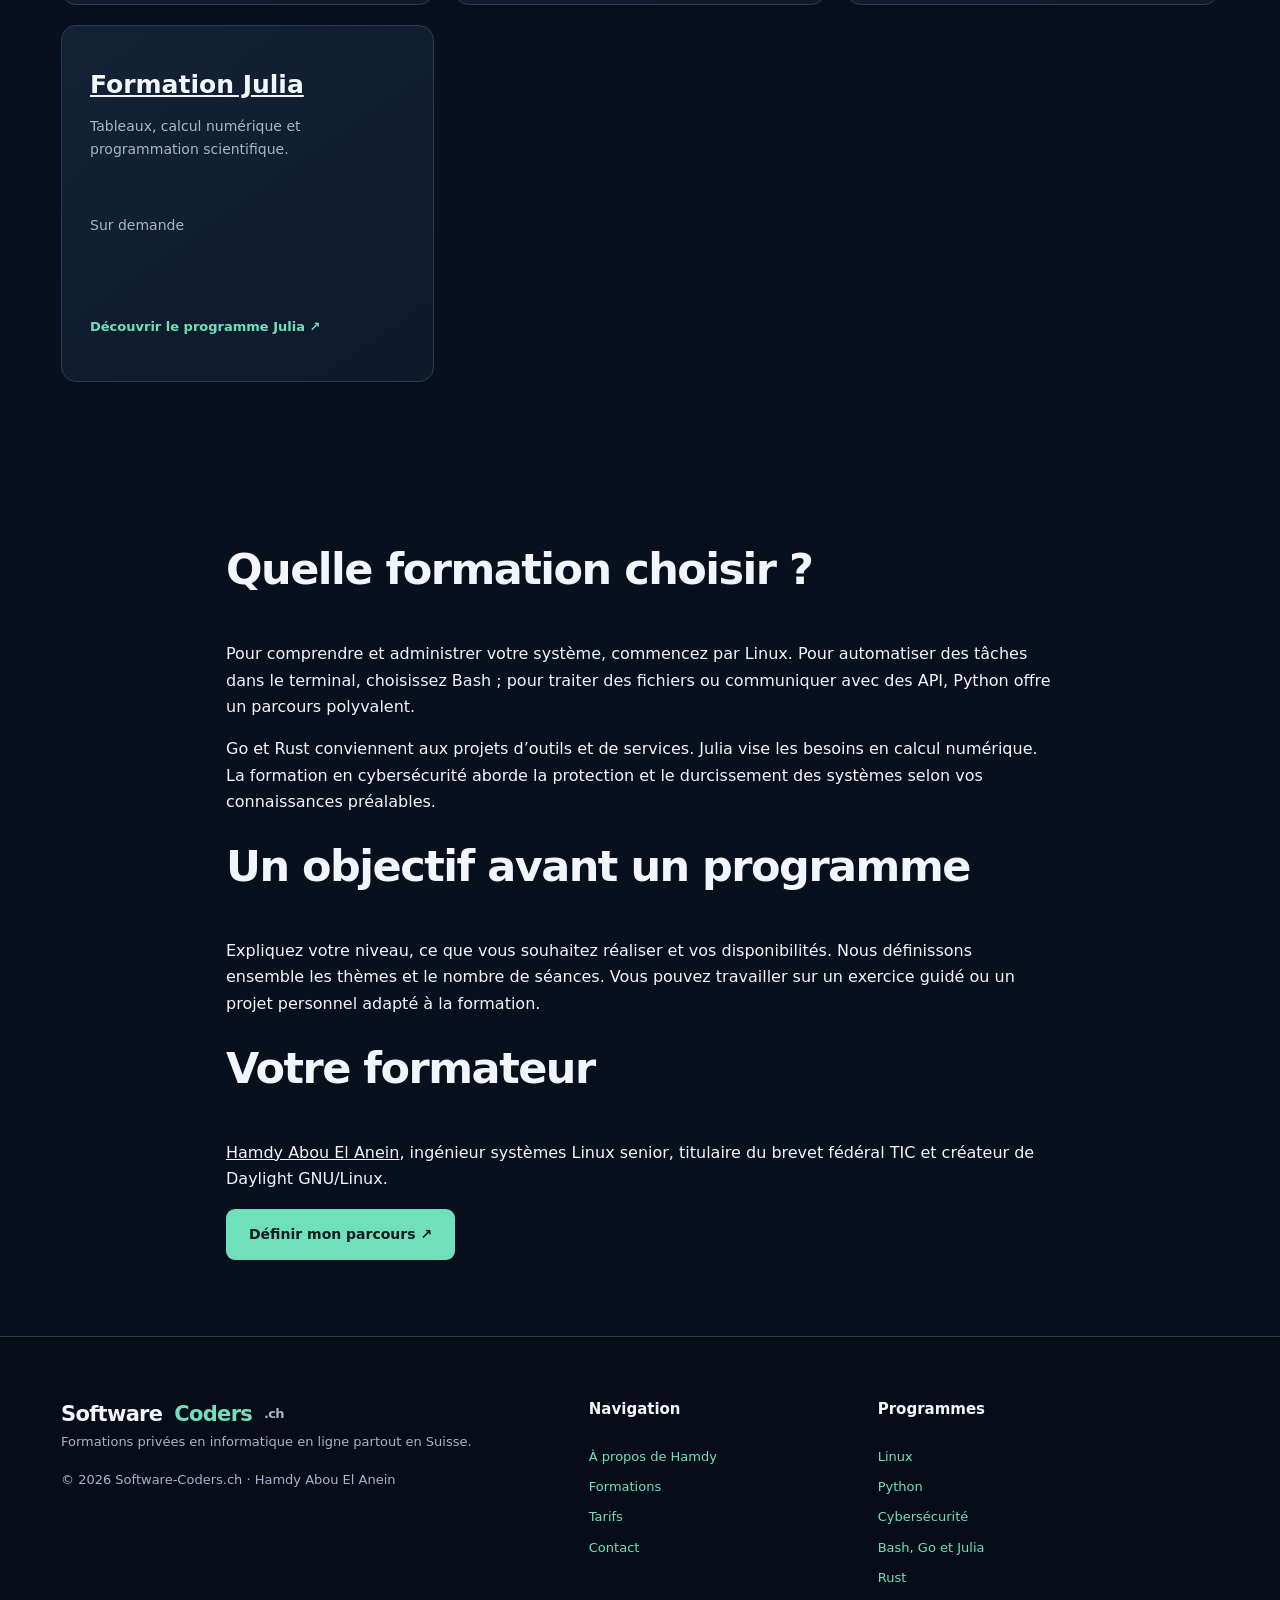
<file: formations/index.html>
<!doctype html>
<!-- Developer: Hamdy Abou El Anein | Contact: info@software-coders.ch -->
<html lang="fr"><head><meta charset="utf-8"><meta name="viewport" content="width=device-width,initial-scale=1">
<meta name="description" content="Comparez les cours particuliers Linux, Python, Bash, Go, Rust, cybersécurité et Julia. En français, en ligne partout en Suisse, avec Hamdy Abou El Anein."><meta name="theme-color" content="#0b1221"><meta name="referrer" content="strict-origin-when-cross-origin">
<link rel="canonical" href="https://software-coders.ch/formations/"><link rel="icon" type="image/svg+xml" href="/img/favicon.svg"><link rel="stylesheet" href="../css/site.css">
<meta property="og:type" content="website"><meta property="og:locale" content="fr_CH"><meta property="og:title" content="Formations informatiques en ligne en Suisse | Hamdy Abou El Anein"><meta property="og:description" content="Comparez les cours particuliers Linux, Python, Bash, Go, Rust, cybersécurité et Julia. En français, en ligne partout en Suisse, avec Hamdy Abou El Anein."><meta property="og:url" content="https://software-coders.ch/formations/"><meta property="og:image" content="https://software-coders.ch/img/linux-incident-arena-share.webp">
<title>Formations informatiques en ligne en Suisse | Hamdy Abou El Anein</title>
<script type="application/ld+json">{"@context": "https://schema.org", "@type": "CollectionPage", "name": "Formations informatiques en ligne en Suisse | Hamdy Abou El Anein", "url": "https://software-coders.ch/formations/", "mainEntity": {"@type": "ItemList", "itemListElement": [{"@type": "ListItem", "position": 1, "name": "Formation Linux", "url": "https://software-coders.ch/formations/linux/"}, {"@type": "ListItem", "position": 2, "name": "Formation Python", "url": "https://software-coders.ch/formations/python/"}, {"@type": "ListItem", "position": 3, "name": "Formation Bash et Shell", "url": "https://software-coders.ch/formations/bash/"}, {"@type": "ListItem", "position": 4, "name": "Formation Go / Golang", "url": "https://software-coders.ch/formations/go/"}, {"@type": "ListItem", "position": 5, "name": "Formation Rust", "url": "https://software-coders.ch/formations/rust/"}, {"@type": "ListItem", "position": 6, "name": "Formation Cybersécurité", "url": "https://software-coders.ch/formations/cybersecurite/"}, {"@type": "ListItem", "position": 7, "name": "Formation Julia", "url": "https://software-coders.ch/formations/julia/"}]}}</script>
<script type="application/ld+json">{"@context": "https://schema.org", "@type": "BreadcrumbList", "itemListElement": [{"@type": "ListItem", "position": 1, "name": "Accueil", "item": "https://software-coders.ch/"}, {"@type": "ListItem", "position": 2, "name": "Formations", "item": "https://software-coders.ch/formations/"}]}</script></head><body><a class="skip" href="#contenu">Aller au contenu</a><header class="site-header"><div class="container nav"><a class="brand" href="/" aria-label="Software-Coders.ch — Accueil"><span class="brand-icon">SC<span>.</span></span><span>Software<span class="brand-accent">Coders</span><small>.ch</small></span></a><button class="menu-toggle" type="button" aria-controls="navigation" aria-expanded="false" aria-label="Ouvrir le menu"><span></span><span></span><span></span></button><nav id="navigation" class="nav-links" aria-label="Navigation principale"><a href="/formations/">Formations</a><a href="/hamdy-abou-el-anein/">À propos</a><a href="/#methode">Méthode</a><a href="/#tarifs">Tarifs</a><a href="/#contact">Contact</a></nav><a class="nav-cta" href="/#contact">Parler de mon projet ↗</a></div></header>
<main id="contenu"><nav class="container breadcrumbs" aria-label="Fil d’Ariane"><a href="/">Accueil</a> <span aria-hidden="true">›</span> <span aria-current="page">Formations</span></nav><section class="course-hero"><div class="container"><p class="eyebrow">COURS PARTICULIERS · EN FRANÇAIS · SUISSE</p><h1>Votre prochaine formation informatique.</h1><p class="course-lead">Choisissez une compétence à développer avec Hamdy Abou El Anein. Les cours sont individuels, en visioconférence et accessibles partout en Suisse. Le programme est adapté à votre niveau et à votre projet.</p><p class="course-meta">55 CHF / heure · Parcours personnalisé · Exercices pratiques</p></div></section><section class="section"><div class="container"><h2>Les sept programmes</h2><div class="course-grid"><article class="course"><h3><a href="/formations/linux/">Formation Linux</a></h3><p>Administration, réseau, services, permissions et dépannage.</p><p>Débutant à avancé</p><a class="course-detail-link" href="/formations/linux/">Découvrir le programme Linux ↗</a></article><article class="course"><h3><a href="/formations/python/">Formation Python</a></h3><p>Bases du langage, automatisation, fichiers et API.</p><p>Débutant à avancé</p><a class="course-detail-link" href="/formations/python/">Découvrir le programme Python ↗</a></article><article class="course"><h3><a href="/formations/bash/">Formation Bash et Shell</a></h3><p>Scripts, traitement de texte et tâches système.</p><p>Pratique</p><a class="course-detail-link" href="/formations/bash/">Découvrir le programme Bash et Shell ↗</a></article><article class="course"><h3><a href="/formations/go/">Formation Go / Golang</a></h3><p>Outils en ligne de commande, erreurs, tests et concurrence.</p><p>Sur mesure</p><a class="course-detail-link" href="/formations/go/">Découvrir le programme Go / Golang ↗</a></article><article class="course"><h3><a href="/formations/rust/">Formation Rust</a></h3><p>Ownership, borrowing, Cargo et outils système.</p><p>Débutant à intermédiaire</p><a class="course-detail-link" href="/formations/rust/">Découvrir le programme Rust ↗</a></article><article class="course"><h3><a href="/formations/cybersecurite/">Formation Cybersécurité</a></h3><p>Sécurité Linux, analyse et durcissement.</p><p>Sur mesure</p><a class="course-detail-link" href="/formations/cybersecurite/">Découvrir le programme Cybersécurité ↗</a></article><article class="course"><h3><a href="/formations/julia/">Formation Julia</a></h3><p>Tableaux, calcul numérique et programmation scientifique.</p><p>Sur demande</p><a class="course-detail-link" href="/formations/julia/">Découvrir le programme Julia ↗</a></article></div></div></section><section class="section"><div class="container course-copy"><h2>Quelle formation choisir ?</h2><p>Pour comprendre et administrer votre système, commencez par Linux. Pour automatiser des tâches dans le terminal, choisissez Bash ; pour traiter des fichiers ou communiquer avec des API, Python offre un parcours polyvalent.</p><p>Go et Rust conviennent aux projets d’outils et de services. Julia vise les besoins en calcul numérique. La formation en cybersécurité aborde la protection et le durcissement des systèmes selon vos connaissances préalables.</p><h2>Un objectif avant un programme</h2><p>Expliquez votre niveau, ce que vous souhaitez réaliser et vos disponibilités. Nous définissons ensemble les thèmes et le nombre de séances. Vous pouvez travailler sur un exercice guidé ou un projet personnel adapté à la formation.</p><h2>Votre formateur</h2><p><a href="/hamdy-abou-el-anein/">Hamdy Abou El Anein</a>, ingénieur systèmes Linux senior, titulaire du brevet fédéral TIC et créateur de Daylight GNU/Linux.</p><a class="button primary" href="/#contact">Définir mon parcours ↗</a></div></section></main>
<footer class="footer"><div class="container footer-grid"><div><a class="brand" href="/">Software<span class="brand-accent">Coders</span><small>.ch</small></a><p>Formations privées en informatique en ligne partout en Suisse.</p><small>© 2026 Software-Coders.ch · Hamdy Abou El Anein</small></div><div><h3>Navigation</h3><a href="/hamdy-abou-el-anein/">À propos de Hamdy</a><a href="/formations/">Formations</a><a href="/#tarifs">Tarifs</a><a href="/#contact">Contact</a></div><div><h3>Programmes</h3><a href="/formations/linux/">Linux</a><a href="/formations/python/">Python</a><a href="/formations/cybersecurite/">Cybersécurité</a><a href="/formations/autres/">Bash, Go et Julia</a><a href="/formations/rust/">Rust</a></div></div></footer><script src="../js/site.js" defer></script></body></html>
</file>
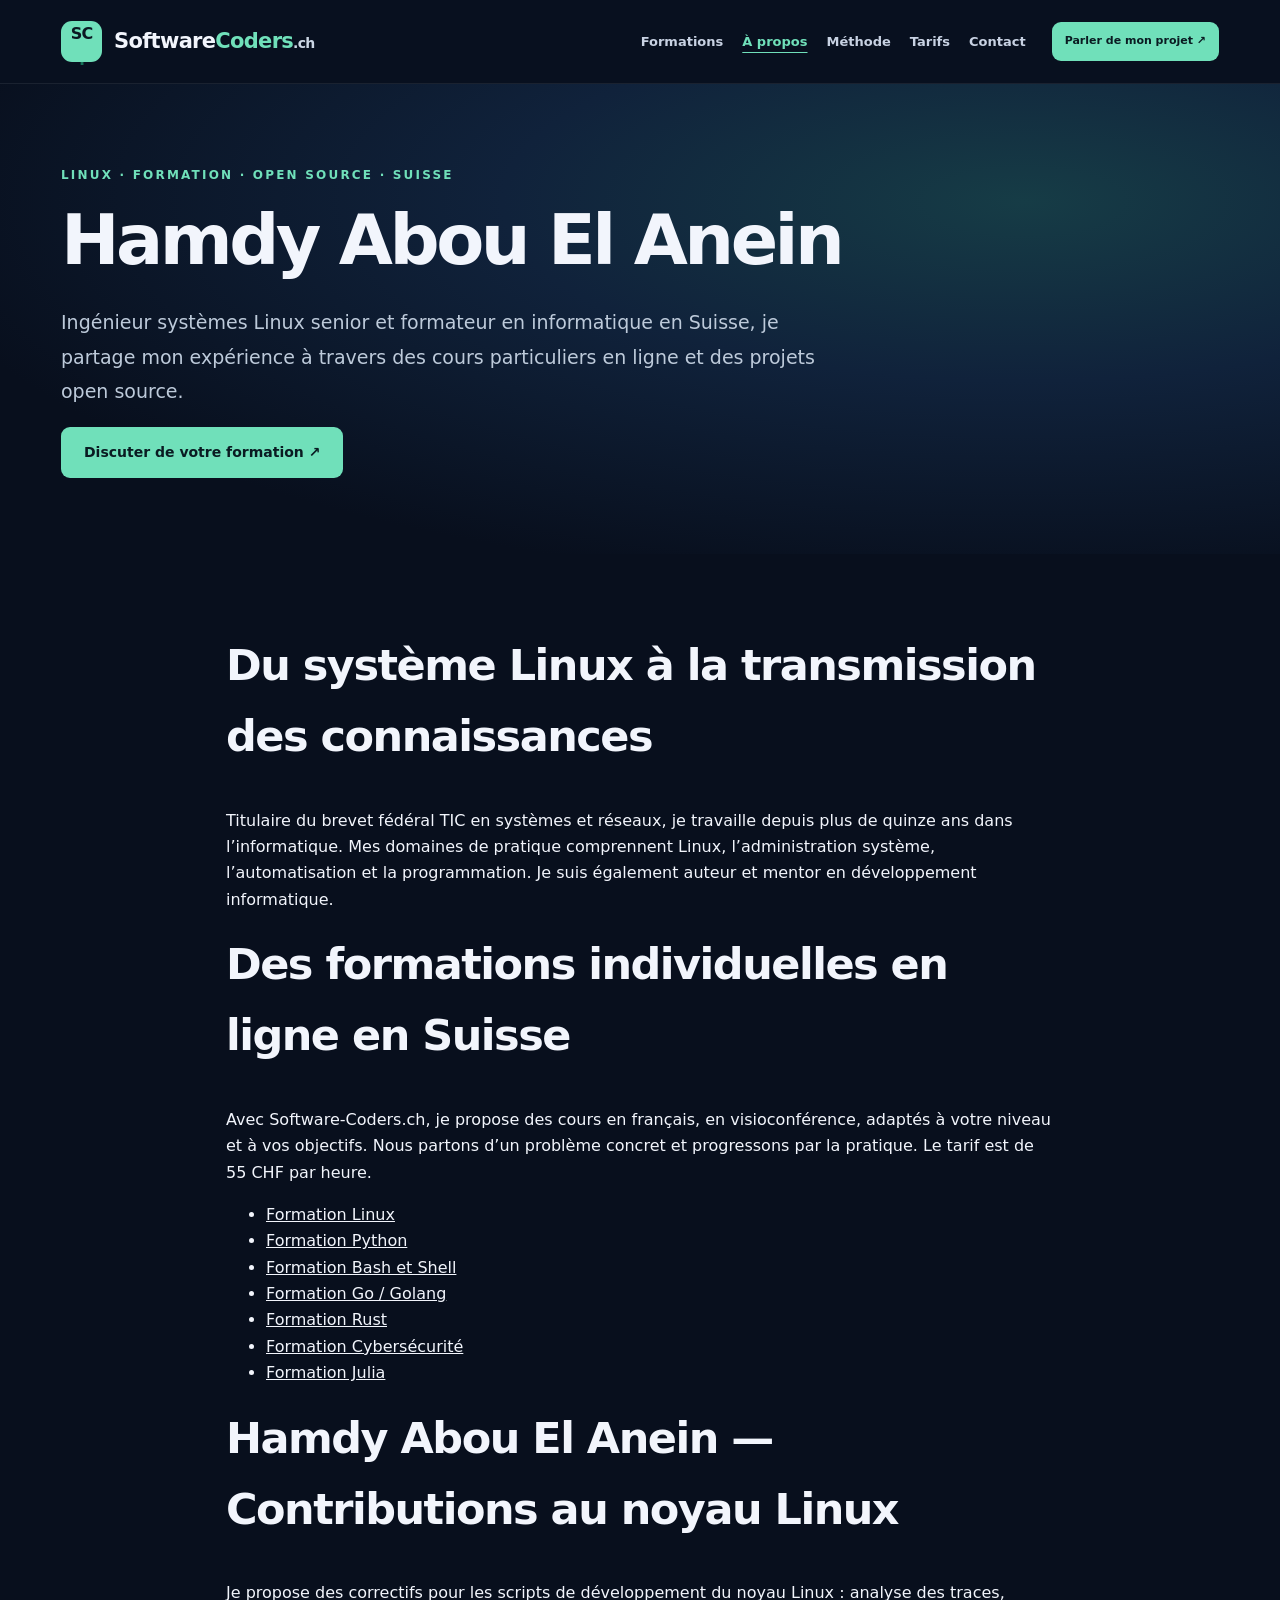
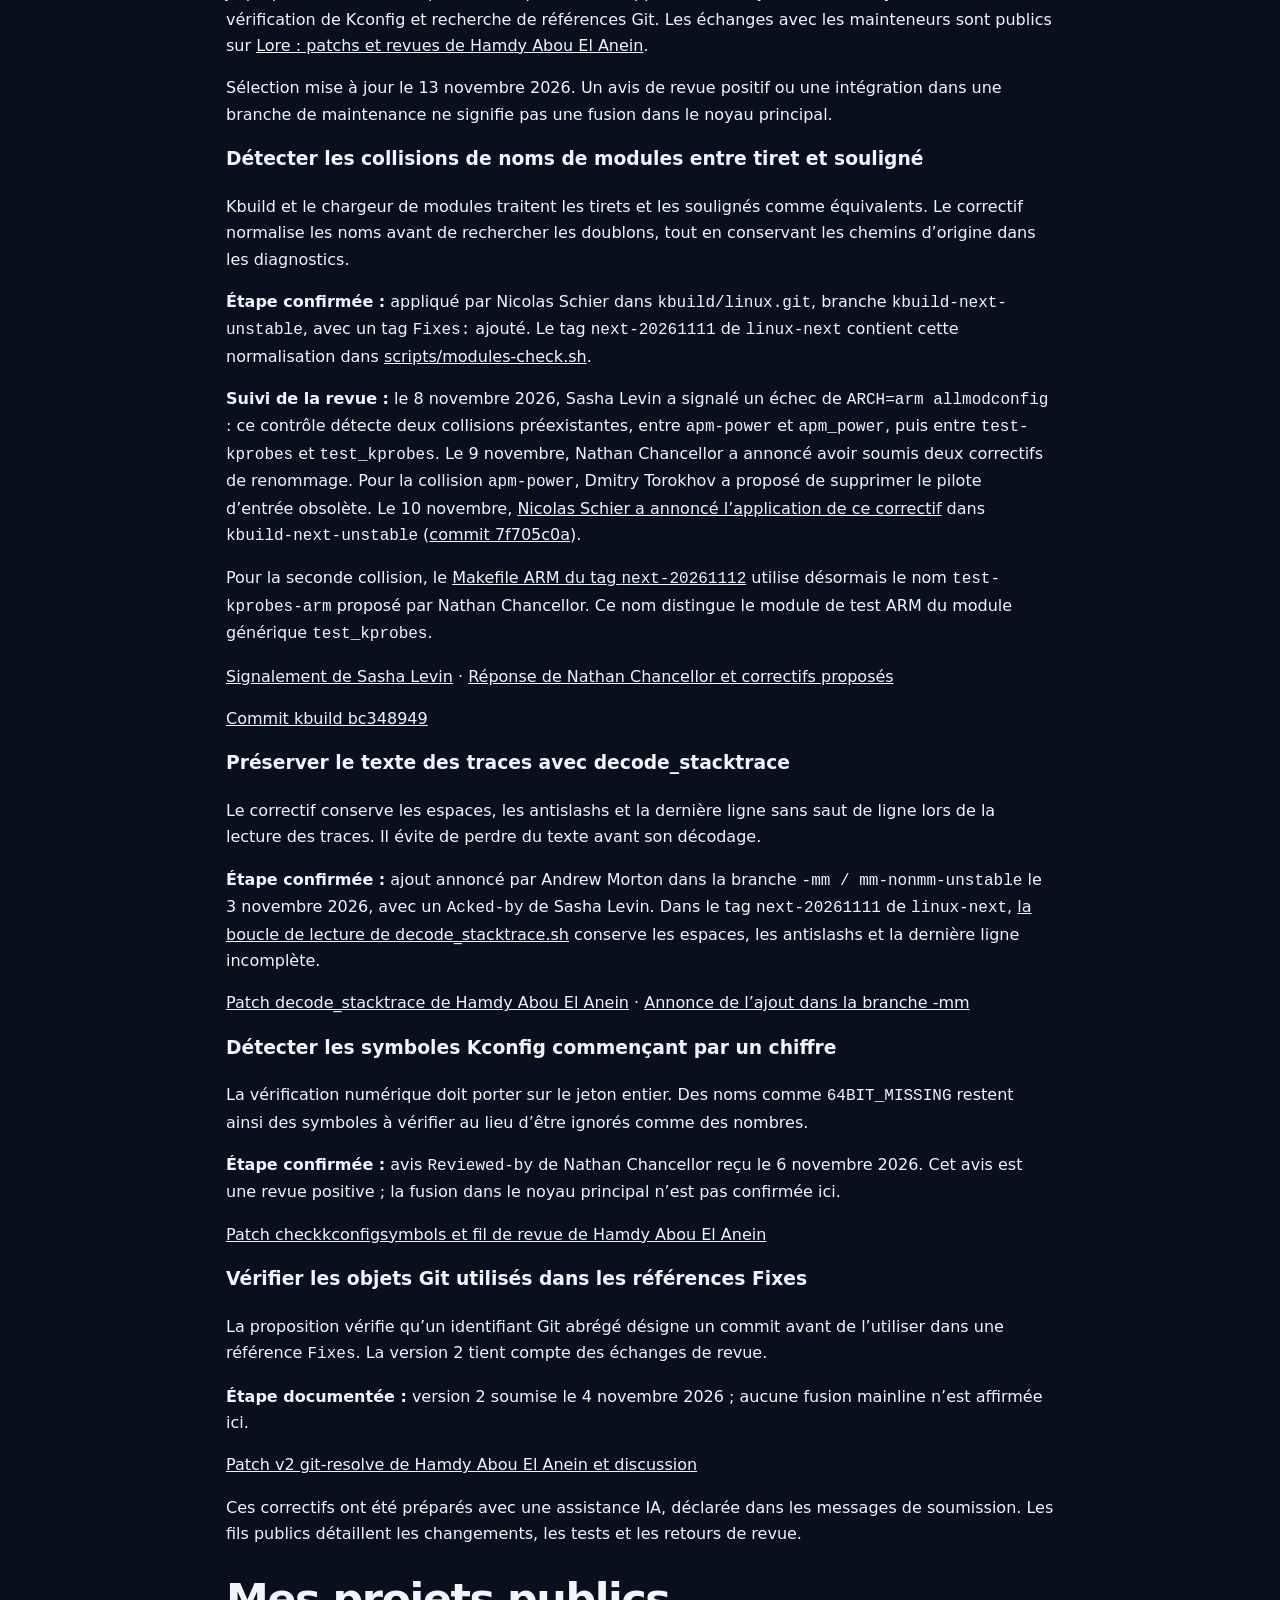
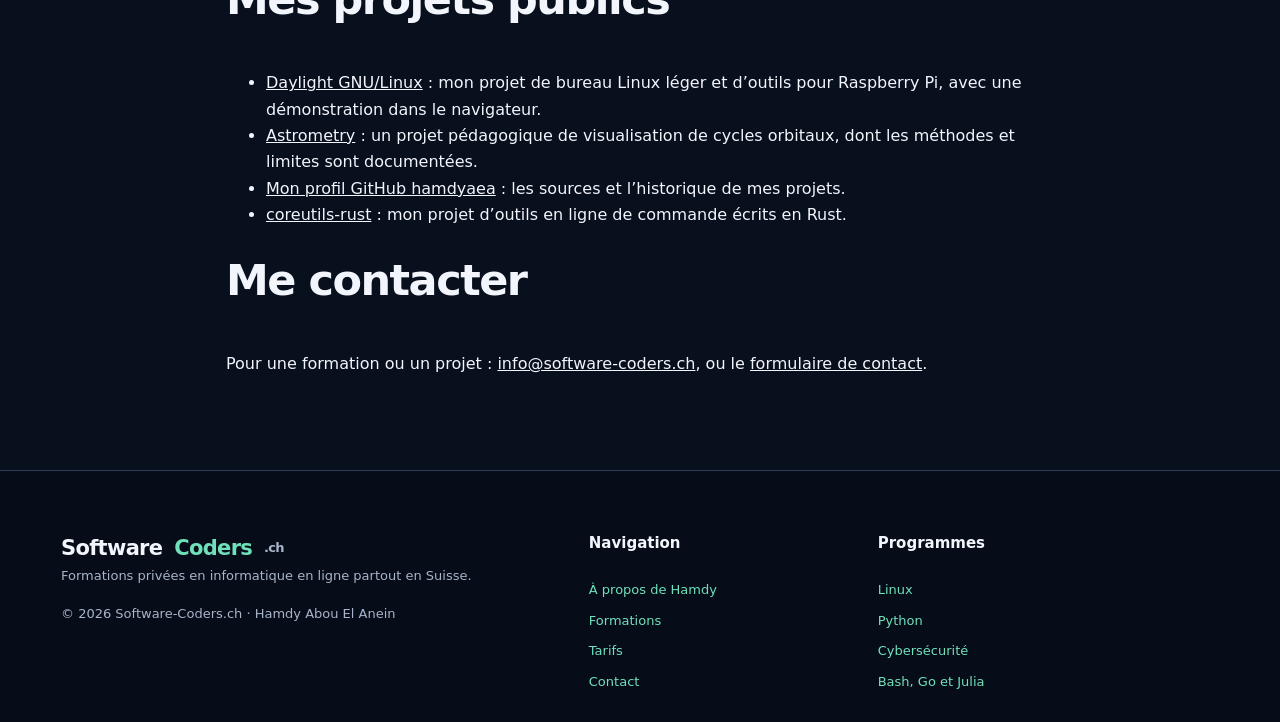
<file: hamdy-abou-el-anein/index.html>
<!doctype html>
<!-- Developer: Hamdy Abou El Anein | Contact: info@software-coders.ch -->
<html lang="fr"><head><meta charset="utf-8"><meta name="viewport" content="width=device-width,initial-scale=1">
<meta name="description" content="Hamdy Abou El Anein : ingénieur Linux et formateur en Suisse. Contributions aux scripts du noyau Linux, patchs et revues sur Lore, projets open source."><meta name="theme-color" content="#0b1221"><meta name="referrer" content="strict-origin-when-cross-origin">
<link rel="canonical" href="https://software-coders.ch/hamdy-abou-el-anein/"><link rel="icon" type="image/svg+xml" href="/img/favicon.svg"><link rel="stylesheet" href="../css/site.css">
<meta property="og:type" content="website"><meta property="og:locale" content="fr_CH"><meta property="og:title" content="Hamdy Abou El Anein — Linux et contributions au noyau"><meta property="og:description" content="Ingénieur Linux et formateur en Suisse. Découvrez mes correctifs, leurs fils de revue sur Lore et mes projets open source."><meta property="og:url" content="https://software-coders.ch/hamdy-abou-el-anein/"><meta property="og:image" content="https://software-coders.ch/img/linux-incident-arena-share.webp">
<title>Hamdy Abou El Anein — Linux, contributions kernel et formations</title>
<script type="application/ld+json">{"@context":"https://schema.org","@type":"ProfilePage","url":"https://software-coders.ch/hamdy-abou-el-anein/","mainEntity":{"@type":"Person","@id":"https://software-coders.ch/hamdy-abou-el-anein/#person","name":"Hamdy Abou El Anein","url":"https://software-coders.ch/hamdy-abou-el-anein/","jobTitle":"Senior Linux System Engineer et formateur","sameAs":["https://github.com/hamdyaea","https://daylightlinux.ch/information","https://astrometry.ch/about"],"knowsAbout":["Linux","Administration système","Scripts de développement du noyau Linux","Python","Formation informatique"]},"dateModified":"2026-11-13T07:31:12Z"}</script>
</head><body><a class="skip" href="#contenu">Aller au contenu</a><header class="site-header"><div class="container nav"><a class="brand" href="/" aria-label="Software-Coders.ch — Accueil"><span class="brand-icon">SC<span>.</span></span><span>Software<span class="brand-accent">Coders</span><small>.ch</small></span></a><button class="menu-toggle" type="button" aria-controls="navigation" aria-expanded="false" aria-label="Ouvrir le menu"><span></span><span></span><span></span></button><nav id="navigation" class="nav-links" aria-label="Navigation principale"><a href="/formations/">Formations</a><a href="/hamdy-abou-el-anein/" aria-current="page">À propos</a><a href="/#methode">Méthode</a><a href="/#tarifs">Tarifs</a><a href="/#contact">Contact</a></nav><a class="nav-cta" href="/#contact">Parler de mon projet ↗</a></div></header>
<main id="contenu"><section class="course-hero"><div class="container"><p class="eyebrow">LINUX · FORMATION · OPEN SOURCE · SUISSE</p><h1>Hamdy Abou El Anein</h1><p class="course-lead">Ingénieur systèmes Linux senior et formateur en informatique en Suisse, je partage mon expérience à travers des cours particuliers en ligne et des projets open source.</p><a class="button primary" href="/#contact">Discuter de votre formation ↗</a></div></section><section class="section"><div class="container course-copy"><h2>Du système Linux à la transmission des connaissances</h2><p>Titulaire du brevet fédéral TIC en systèmes et réseaux, je travaille depuis plus de quinze ans dans l’informatique. Mes domaines de pratique comprennent Linux, l’administration système, l’automatisation et la programmation. Je suis également auteur et mentor en développement informatique.</p><h2>Des formations individuelles en ligne en Suisse</h2><p>Avec Software-Coders.ch, je propose des cours en français, en visioconférence, adaptés à votre niveau et à vos objectifs. Nous partons d’un problème concret et progressons par la pratique. Le tarif est de 55 CHF par heure.</p><ul><li><a href="/formations/linux/">Formation Linux</a></li><li><a href="/formations/python/">Formation Python</a></li><li><a href="/formations/bash/">Formation Bash et Shell</a></li><li><a href="/formations/go/">Formation Go / Golang</a></li><li><a href="/formations/rust/">Formation Rust</a></li><li><a href="/formations/cybersecurite/">Formation Cybersécurité</a></li><li><a href="/formations/julia/">Formation Julia</a></li></ul><!-- kernel-contributions:start -->
<section aria-labelledby="contributions-linux">
<h2 id="contributions-linux">Hamdy Abou El Anein — Contributions au noyau Linux</h2>
<p>Je propose des correctifs pour les scripts de développement du noyau Linux : analyse des traces, vérification de Kconfig et recherche de références Git. Les échanges avec les mainteneurs sont publics sur <a href="https://lore.kernel.org/all/?q=Hamdy%20Abou%20El%20Anein">Lore : patchs et revues de Hamdy Abou El Anein</a>.</p>
<p>Sélection mise à jour le <time datetime="2026-11-13">13 novembre 2026</time>. Un avis de revue positif ou une intégration dans une branche de maintenance ne signifie pas une fusion dans le noyau principal.</p>
<article><h3>Détecter les collisions de noms de modules entre tiret et souligné</h3>
<p>Kbuild et le chargeur de modules traitent les tirets et les soulignés comme équivalents. Le correctif normalise les noms avant de rechercher les doublons, tout en conservant les chemins d’origine dans les diagnostics.</p>
<p><strong>Étape confirmée :</strong> appliqué par Nicolas Schier dans <code>kbuild/linux.git</code>, branche <code>kbuild-next-unstable</code>, avec un tag <code>Fixes:</code> ajouté. Le tag <code>next-20261111</code> de <code>linux-next</code> contient cette normalisation dans <a href="https://kernel.googlesource.com/pub/scm/linux/kernel/git/next/linux-next/+/aaa2f954c21b205a0bcd0961e5b2be4e82e58455/scripts/modules-check.sh#16">scripts/modules-check.sh</a>.</p>
<p><strong>Suivi de la revue :</strong> le 8 novembre 2026, Sasha Levin a signalé un échec de <code>ARCH=arm allmodconfig</code> : ce contrôle détecte deux collisions préexistantes, entre <code>apm-power</code> et <code>apm_power</code>, puis entre <code>test-kprobes</code> et <code>test_kprobes</code>. Le 9 novembre, Nathan Chancellor a annoncé avoir soumis deux correctifs de renommage. Pour la collision <code>apm-power</code>, Dmitry Torokhov a proposé de supprimer le pilote d’entrée obsolète. Le 10 novembre, <a href="https://lore.kernel.org/all/179431695096.1779189.14927773083935970456.b4-ty@b4/">Nicolas Schier a annoncé l’application de ce correctif</a> dans <code>kbuild-next-unstable</code> (<a href="https://git.kernel.org/kbuild/c/7f705c0a">commit 7f705c0a</a>).</p>
<p>Pour la seconde collision, le <a href="https://kernel.googlesource.com/pub/scm/linux/kernel/git/next/linux-next/+/6d582d78fad9d828e575ca0cdcff8ea47a77220b/arch/arm/probes/kprobes/Makefile#6">Makefile ARM du tag <code>next-20261112</code></a> utilise désormais le nom <code>test-kprobes-arm</code> proposé par Nathan Chancellor. Ce nom distingue le module de test ARM du module générique <code>test_kprobes</code>.</p>
<p><a href="https://lore.kernel.org/all/20261108225808.1809266-1-sashal@kernel.org/">Signalement de Sasha Levin</a> · <a href="https://lore.kernel.org/all/20261109064930.GA829325@ax162/">Réponse de Nathan Chancellor et correctifs proposés</a></p>
<p><a href="https://git.kernel.org/kbuild/c/bc348949">Commit kbuild bc348949</a></p></article>
<article><h3>Préserver le texte des traces avec decode_stacktrace</h3>
<p>Le correctif conserve les espaces, les antislashs et la dernière ligne sans saut de ligne lors de la lecture des traces. Il évite de perdre du texte avant son décodage.</p>
<p><strong>Étape confirmée :</strong> ajout annoncé par Andrew Morton dans la branche <code>-mm / mm-nonmm-unstable</code> le 3 novembre 2026, avec un <code>Acked-by</code> de Sasha Levin. Dans le tag <code>next-20261111</code> de <code>linux-next</code>, <a href="https://kernel.googlesource.com/pub/scm/linux/kernel/git/next/linux-next/+/aaa2f954c21b205a0bcd0961e5b2be4e82e58455/scripts/decode_stacktrace.sh#349">la boucle de lecture de decode_stacktrace.sh</a> conserve les espaces, les antislashs et la dernière ligne incomplète.</p>
<p><a href="https://lore.kernel.org/all/20261103164203.129660-1-info@daylightlinux.ch/">Patch decode_stacktrace de Hamdy Abou El Anein</a> · <a href="https://lore.kernel.org/mm-commits/20261103204853.F0FFB1F000C1@smtp.kernel.org/">Annonce de l’ajout dans la branche -mm</a></p></article>
<article><h3>Détecter les symboles Kconfig commençant par un chiffre</h3>
<p>La vérification numérique doit porter sur le jeton entier. Des noms comme <code>64BIT_MISSING</code> restent ainsi des symboles à vérifier au lieu d’être ignorés comme des nombres.</p>
<p><strong>Étape confirmée :</strong> avis <code>Reviewed-by</code> de Nathan Chancellor reçu le 6 novembre 2026. Cet avis est une revue positive ; la fusion dans le noyau principal n’est pas confirmée ici.</p>
<p><a href="https://lore.kernel.org/all/20261103164203.129644-1-info@daylightlinux.ch/">Patch checkkconfigsymbols et fil de revue de Hamdy Abou El Anein</a></p></article>
<article><h3>Vérifier les objets Git utilisés dans les références Fixes</h3>
<p>La proposition vérifie qu’un identifiant Git abrégé désigne un commit avant de l’utiliser dans une référence <code>Fixes</code>. La version 2 tient compte des échanges de revue.</p>
<p><strong>Étape documentée :</strong> version 2 soumise le 4 novembre 2026 ; aucune fusion mainline n’est affirmée ici.</p>
<p><a href="https://lore.kernel.org/all/20261104054332.10869-1-info@daylightlinux.ch/">Patch v2 git-resolve de Hamdy Abou El Anein et discussion</a></p></article>
<p>Ces correctifs ont été préparés avec une assistance IA, déclarée dans les messages de soumission. Les fils publics détaillent les changements, les tests et les retours de revue.</p>
</section>
<!-- kernel-contributions:end --><h2>Mes projets publics</h2><ul><li><a href="https://daylightlinux.ch/">Daylight GNU/Linux</a> : mon projet de bureau Linux léger et d’outils pour Raspberry Pi, avec une démonstration dans le navigateur.</li><li><a href="https://astrometry.ch/about">Astrometry</a> : un projet pédagogique de visualisation de cycles orbitaux, dont les méthodes et limites sont documentées.</li><li><a href="https://github.com/hamdyaea">Mon profil GitHub hamdyaea</a> : les sources et l’historique de mes projets.</li><li><a href="https://github.com/hamdyaea/coreutils-rust">coreutils-rust</a> : mon projet d’outils en ligne de commande écrits en Rust.</li></ul><h2>Me contacter</h2><p>Pour une formation ou un projet : <a href="mailto:info@software-coders.ch">info@software-coders.ch</a>, ou le <a href="/#contact">formulaire de contact</a>.</p></div></section></main>
<footer class="footer"><div class="container footer-grid"><div><a class="brand" href="/">Software<span class="brand-accent">Coders</span><small>.ch</small></a><p>Formations privées en informatique en ligne partout en Suisse.</p><small>© 2026 Software-Coders.ch · Hamdy Abou El Anein</small></div><div><h3>Navigation</h3><a href="/hamdy-abou-el-anein/">À propos de Hamdy</a><a href="/formations/">Formations</a><a href="/#tarifs">Tarifs</a><a href="/#contact">Contact</a></div><div><h3>Programmes</h3><a href="/formations/linux/">Linux</a><a href="/formations/python/">Python</a><a href="/formations/cybersecurite/">Cybersécurité</a><a href="/formations/autres/">Bash, Go et Julia</a></div></div></footer><script src="../js/site.js" defer></script></body></html>
</file>
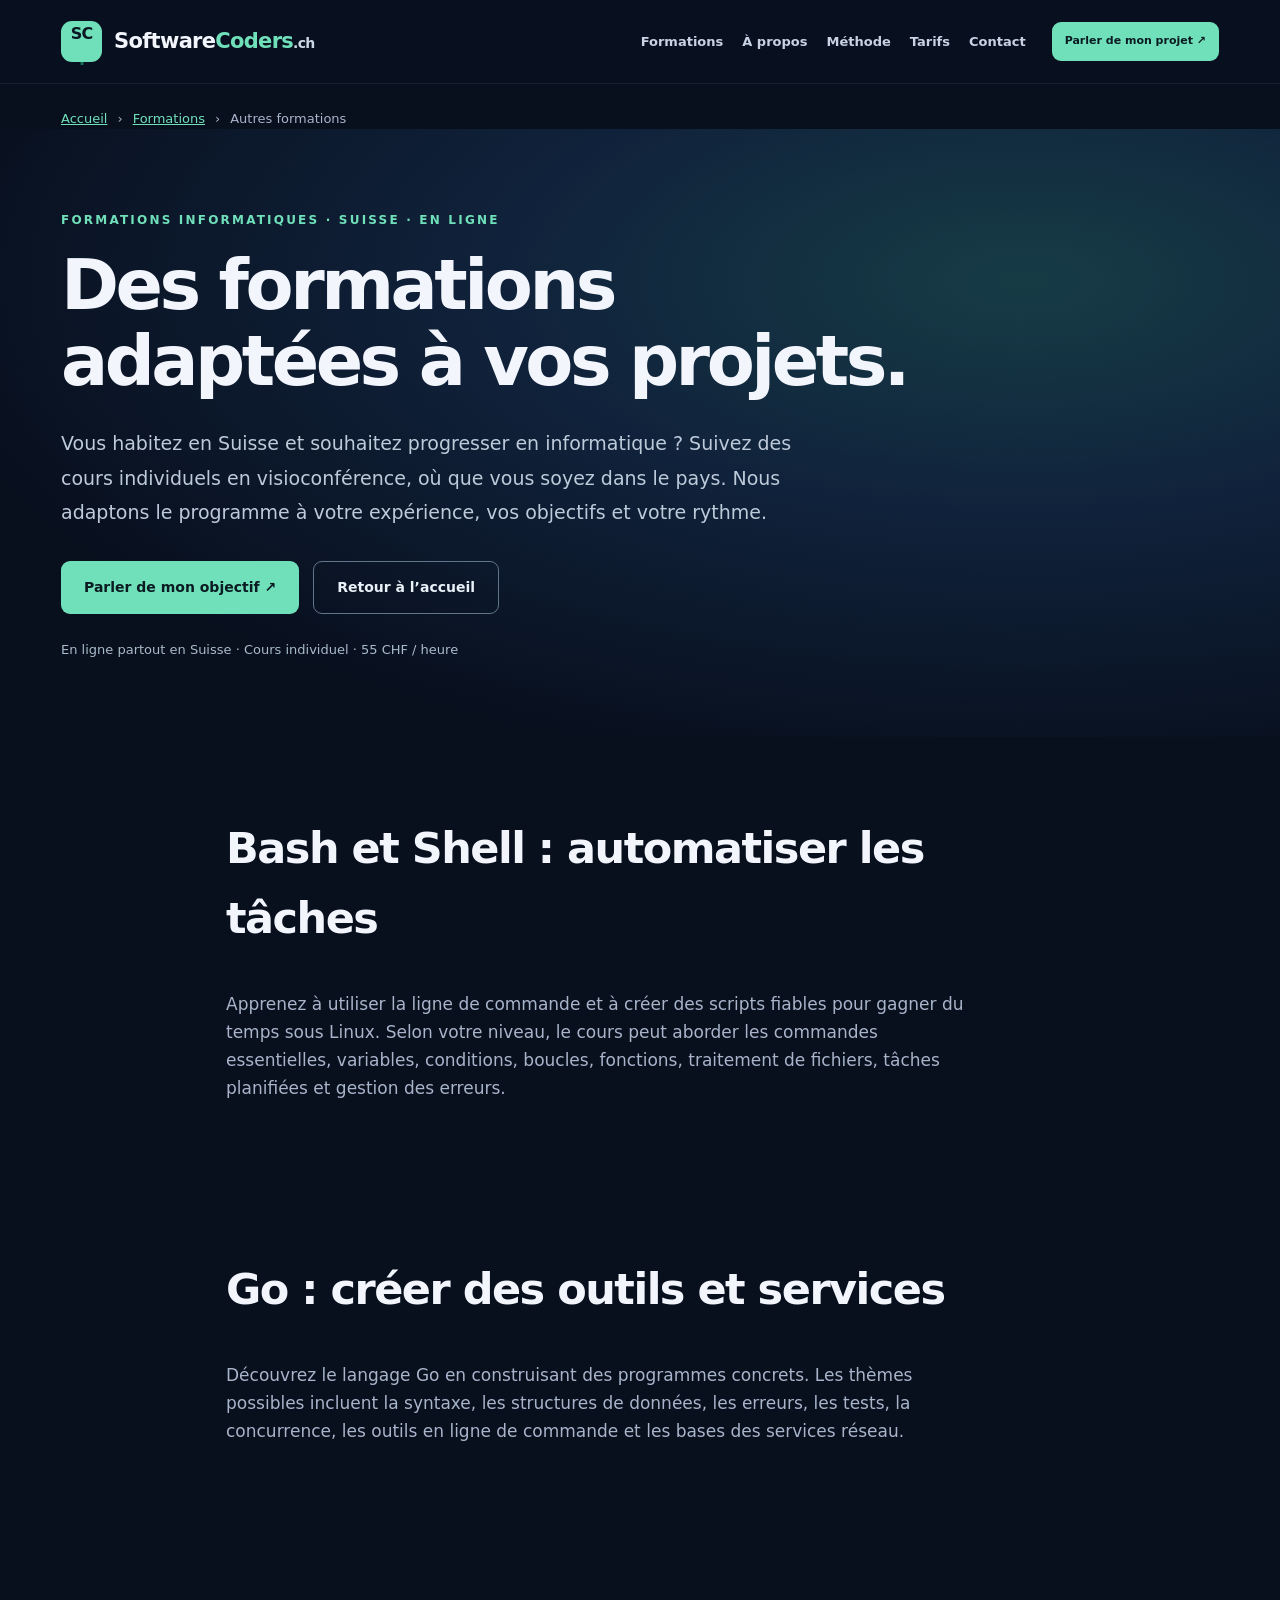
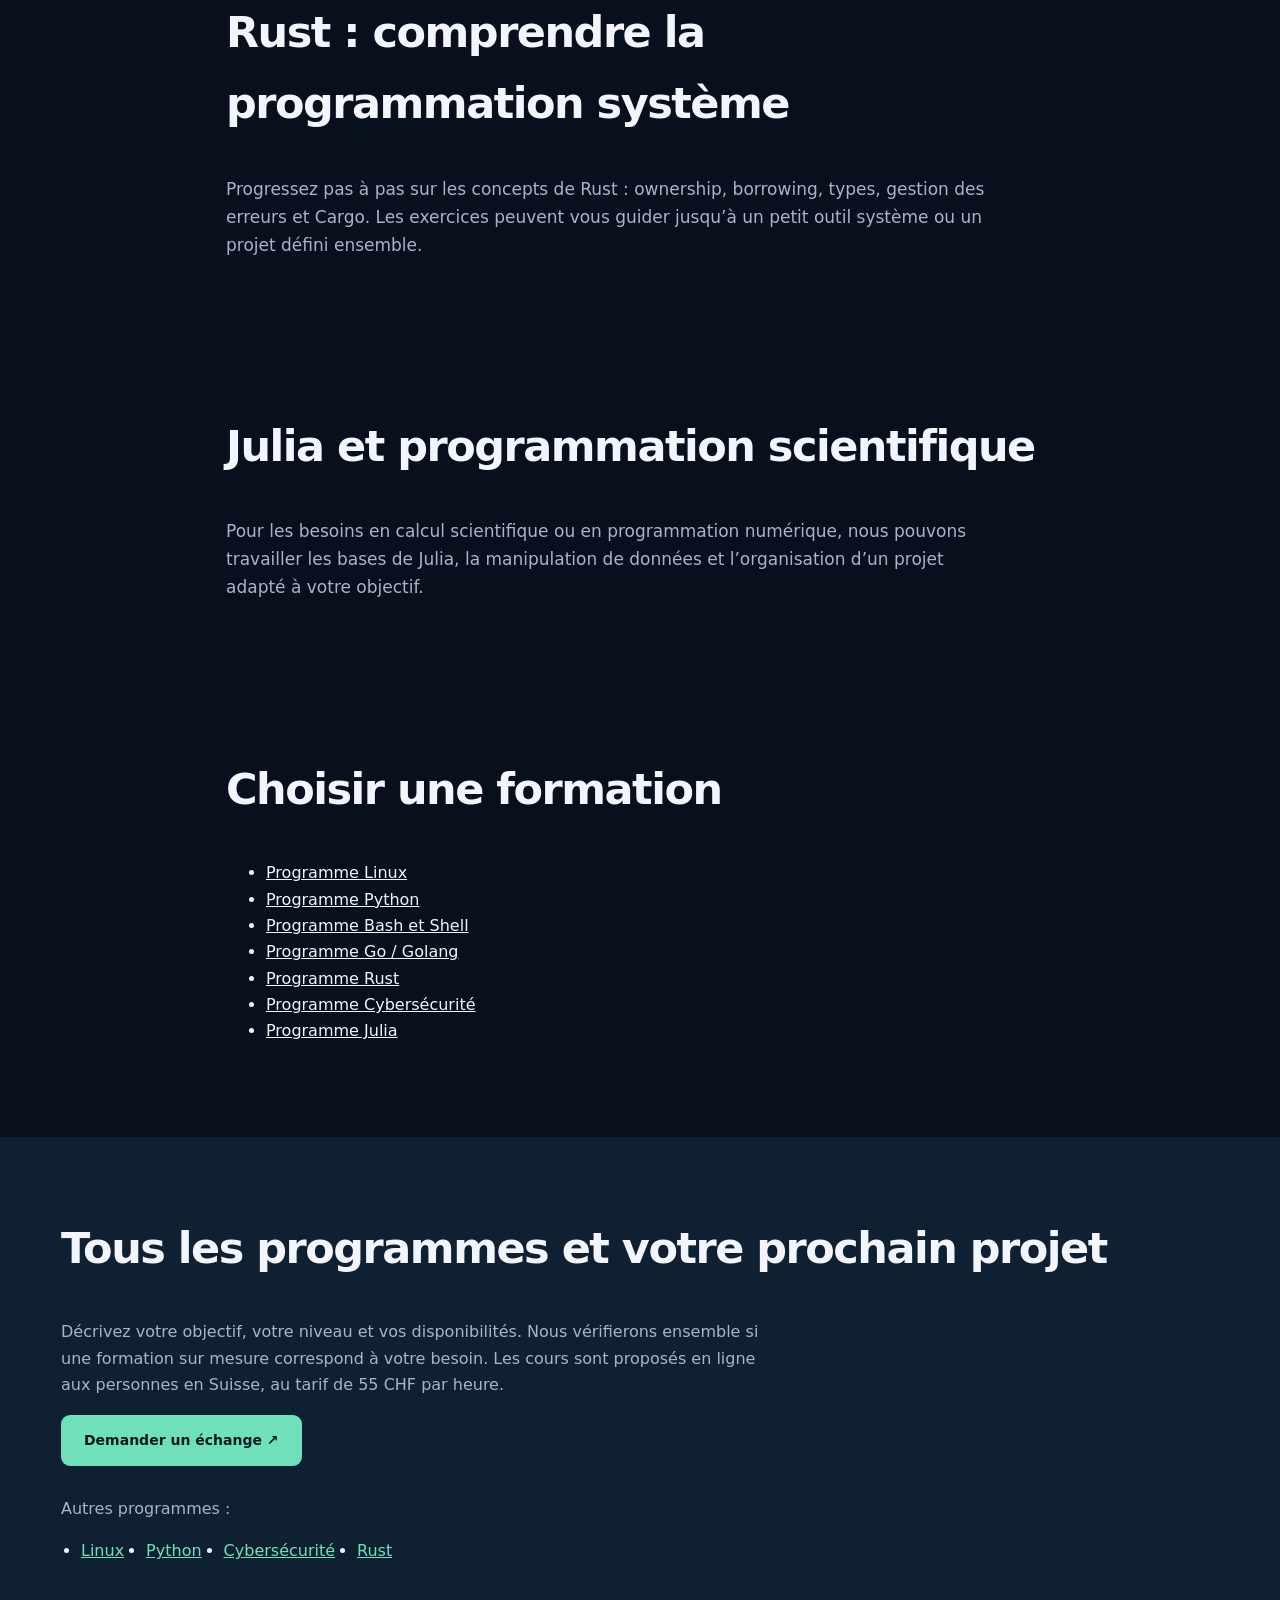
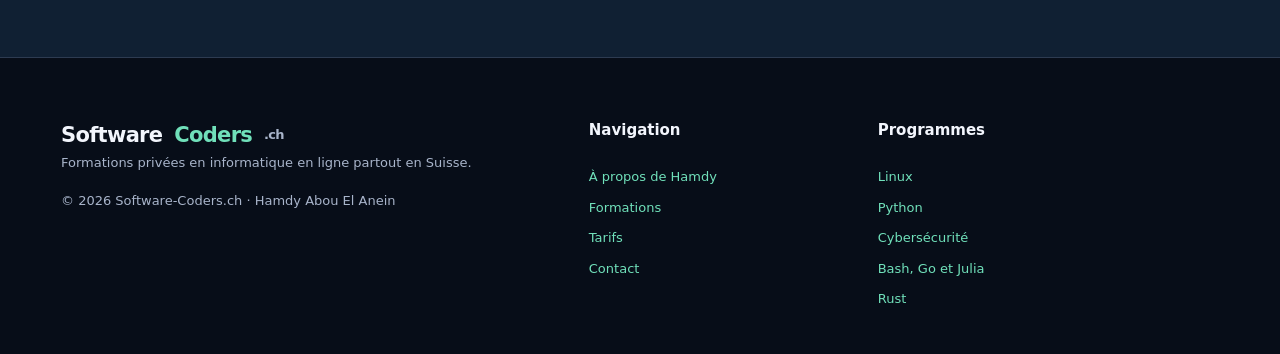
<file: formations/autres/index.html>
<!doctype html>
<!-- Developer: Hamdy Abou El Anein | Contact: info@software-coders.ch -->
<html lang="fr"><head><meta charset="utf-8"><meta name="viewport" content="width=device-width,initial-scale=1">
<meta name="description" content="Cours particuliers en ligne en Suisse : formations Bash, Go et Julia, personnalisées à votre niveau et à vos objectifs. 55 CHF/heure."><meta name="theme-color" content="#0b1221"><meta name="referrer" content="strict-origin-when-cross-origin">
<link rel="canonical" href="https://software-coders.ch/formations/autres/"><link rel="icon" type="image/svg+xml" href="/img/favicon.svg"><link rel="stylesheet" href="../../css/site.css">
<meta property="og:type" content="website"><meta property="og:locale" content="fr_CH"><meta property="og:title" content="Formations Bash, Go et Julia en ligne en Suisse | Software-Coders.ch"><meta property="og:description" content="Apprenez Bash, Go, Rust ou Julia avec des cours individuels en ligne accessibles partout en Suisse."><meta property="og:url" content="https://software-coders.ch/formations/autres/"><meta property="og:image" content="https://software-coders.ch/img/linux-incident-arena-share.webp">
<title>Formations Bash, Go et Julia en ligne en Suisse | Software-Coders.ch</title>
<script type="application/ld+json">{"@context":"https://schema.org","@type":"ItemList","name":"Formations informatiques individuelles en ligne en Suisse","description":"Cours privés à distance pour les apprenants en Suisse.","url":"https://software-coders.ch/formations/autres/","itemListElement":[{"@type":"ListItem","position":1,"name":"Formation Bash et Shell"},{"@type":"ListItem","position":2,"name":"Formation Go"},{"@type":"ListItem","position":3,"name":"Formation Rust"},{"@type":"ListItem","position":4,"name":"Formation Julia et programmation scientifique"}]}</script>
<script type="application/ld+json">{"@context": "https://schema.org", "@type": "BreadcrumbList", "itemListElement": [{"@type": "ListItem", "position": 1, "name": "Accueil", "item": "https://software-coders.ch/"}, {"@type": "ListItem", "position": 2, "name": "Formations", "item": "https://software-coders.ch/formations/"}, {"@type": "ListItem", "position": 3, "name": "Autres formations", "item": "https://software-coders.ch/formations/autres/"}]}</script></head><body><a class="skip" href="#contenu">Aller au contenu</a><header class="site-header"><div class="container nav"><a class="brand" href="/" aria-label="Software-Coders.ch — Accueil"><span class="brand-icon">SC<span>.</span></span><span>Software<span class="brand-accent">Coders</span><small>.ch</small></span></a><button class="menu-toggle" type="button" aria-controls="navigation" aria-expanded="false" aria-label="Ouvrir le menu"><span></span><span></span><span></span></button><nav id="navigation" class="nav-links" aria-label="Navigation principale"><a href="/formations/">Formations</a><a href="/hamdy-abou-el-anein/">À propos</a><a href="/#methode">Méthode</a><a href="/#tarifs">Tarifs</a><a href="/#contact">Contact</a></nav><a class="nav-cta" href="/#contact">Parler de mon projet ↗</a></div></header>
<main id="contenu"><nav class="container breadcrumbs" aria-label="Fil d’Ariane"><a href="/">Accueil</a> <span aria-hidden="true">›</span> <a href="/formations/">Formations</a> <span aria-hidden="true">›</span> <span aria-current="page">Autres formations</span></nav><section class="course-hero"><div class="container"><p class="eyebrow">FORMATIONS INFORMATIQUES · SUISSE · EN LIGNE</p><h1>Des formations adaptées à vos projets.</h1><p class="course-lead">Vous habitez en Suisse et souhaitez progresser en informatique ? Suivez des cours individuels en visioconférence, où que vous soyez dans le pays. Nous adaptons le programme à votre expérience, vos objectifs et votre rythme.</p><div class="hero-actions"><a class="button primary" href="/#contact">Parler de mon objectif ↗</a><a class="button ghost" href="/">Retour à l’accueil</a></div><p class="course-meta">En ligne partout en Suisse · Cours individuel · 55 CHF / heure</p></div></section>
<section class="section"><div class="container course-copy"><h2>Bash et Shell : automatiser les tâches</h2><div class="course-prose">Apprenez à utiliser la ligne de commande et à créer des scripts fiables pour gagner du temps sous Linux. Selon votre niveau, le cours peut aborder les commandes essentielles, variables, conditions, boucles, fonctions, traitement de fichiers, tâches planifiées et gestion des erreurs.</div></div></section>
<section class="section"><div class="container course-copy"><h2>Go : créer des outils et services</h2><div class="course-prose">Découvrez le langage Go en construisant des programmes concrets. Les thèmes possibles incluent la syntaxe, les structures de données, les erreurs, les tests, la concurrence, les outils en ligne de commande et les bases des services réseau.</div></div></section>
<section class="section"><div class="container course-copy"><h2>Rust : comprendre la programmation système</h2><div class="course-prose">Progressez pas à pas sur les concepts de Rust : ownership, borrowing, types, gestion des erreurs et Cargo. Les exercices peuvent vous guider jusqu’à un petit outil système ou un projet défini ensemble.</div></div></section>
<section class="section"><div class="container course-copy"><h2>Julia et programmation scientifique</h2><div class="course-prose">Pour les besoins en calcul scientifique ou en programmation numérique, nous pouvons travailler les bases de Julia, la manipulation de données et l’organisation d’un projet adapté à votre objectif.</div></div></section>
<section class="section"><div class="container course-copy"><h2>Choisir une formation</h2><ul><li><a href="/formations/linux/">Programme Linux</a></li><li><a href="/formations/python/">Programme Python</a></li><li><a href="/formations/bash/">Programme Bash et Shell</a></li><li><a href="/formations/go/">Programme Go / Golang</a></li><li><a href="/formations/rust/">Programme Rust</a></li><li><a href="/formations/cybersecurite/">Programme Cybersécurité</a></li><li><a href="/formations/julia/">Programme Julia</a></li></ul></div></section><section class="section course-contact"><div class="container"><h2>Tous les programmes et votre prochain projet</h2><p>Décrivez votre objectif, votre niveau et vos disponibilités. Nous vérifierons ensemble si une formation sur mesure correspond à votre besoin. Les cours sont proposés en ligne aux personnes en Suisse, au tarif de 55 CHF par heure.</p><a class="button primary" href="/#contact">Demander un échange ↗</a><div class="course-more"><p>Autres programmes :</p><ul><li><a href="/formations/linux/">Linux</a></li><li><a href="/formations/python/">Python</a></li><li><a href="/formations/cybersecurite/">Cybersécurité</a></li><li><a href="/formations/rust/">Rust</a></li></ul></div></div></section></main>
<footer class="footer"><div class="container footer-grid"><div><a class="brand" href="/">Software<span class="brand-accent">Coders</span><small>.ch</small></a><p>Formations privées en informatique en ligne partout en Suisse.</p><small>© 2026 Software-Coders.ch · Hamdy Abou El Anein</small></div><div><h3>Navigation</h3><a href="/hamdy-abou-el-anein/">À propos de Hamdy</a><a href="/formations/">Formations</a><a href="/#tarifs">Tarifs</a><a href="/#contact">Contact</a></div><div><h3>Programmes</h3><a href="/formations/linux/">Linux</a><a href="/formations/python/">Python</a><a href="/formations/cybersecurite/">Cybersécurité</a><a href="/formations/autres/">Bash, Go et Julia</a><a href="/formations/rust/">Rust</a></div></div></footer><script src="../../js/site.js" defer></script></body></html>
</file>
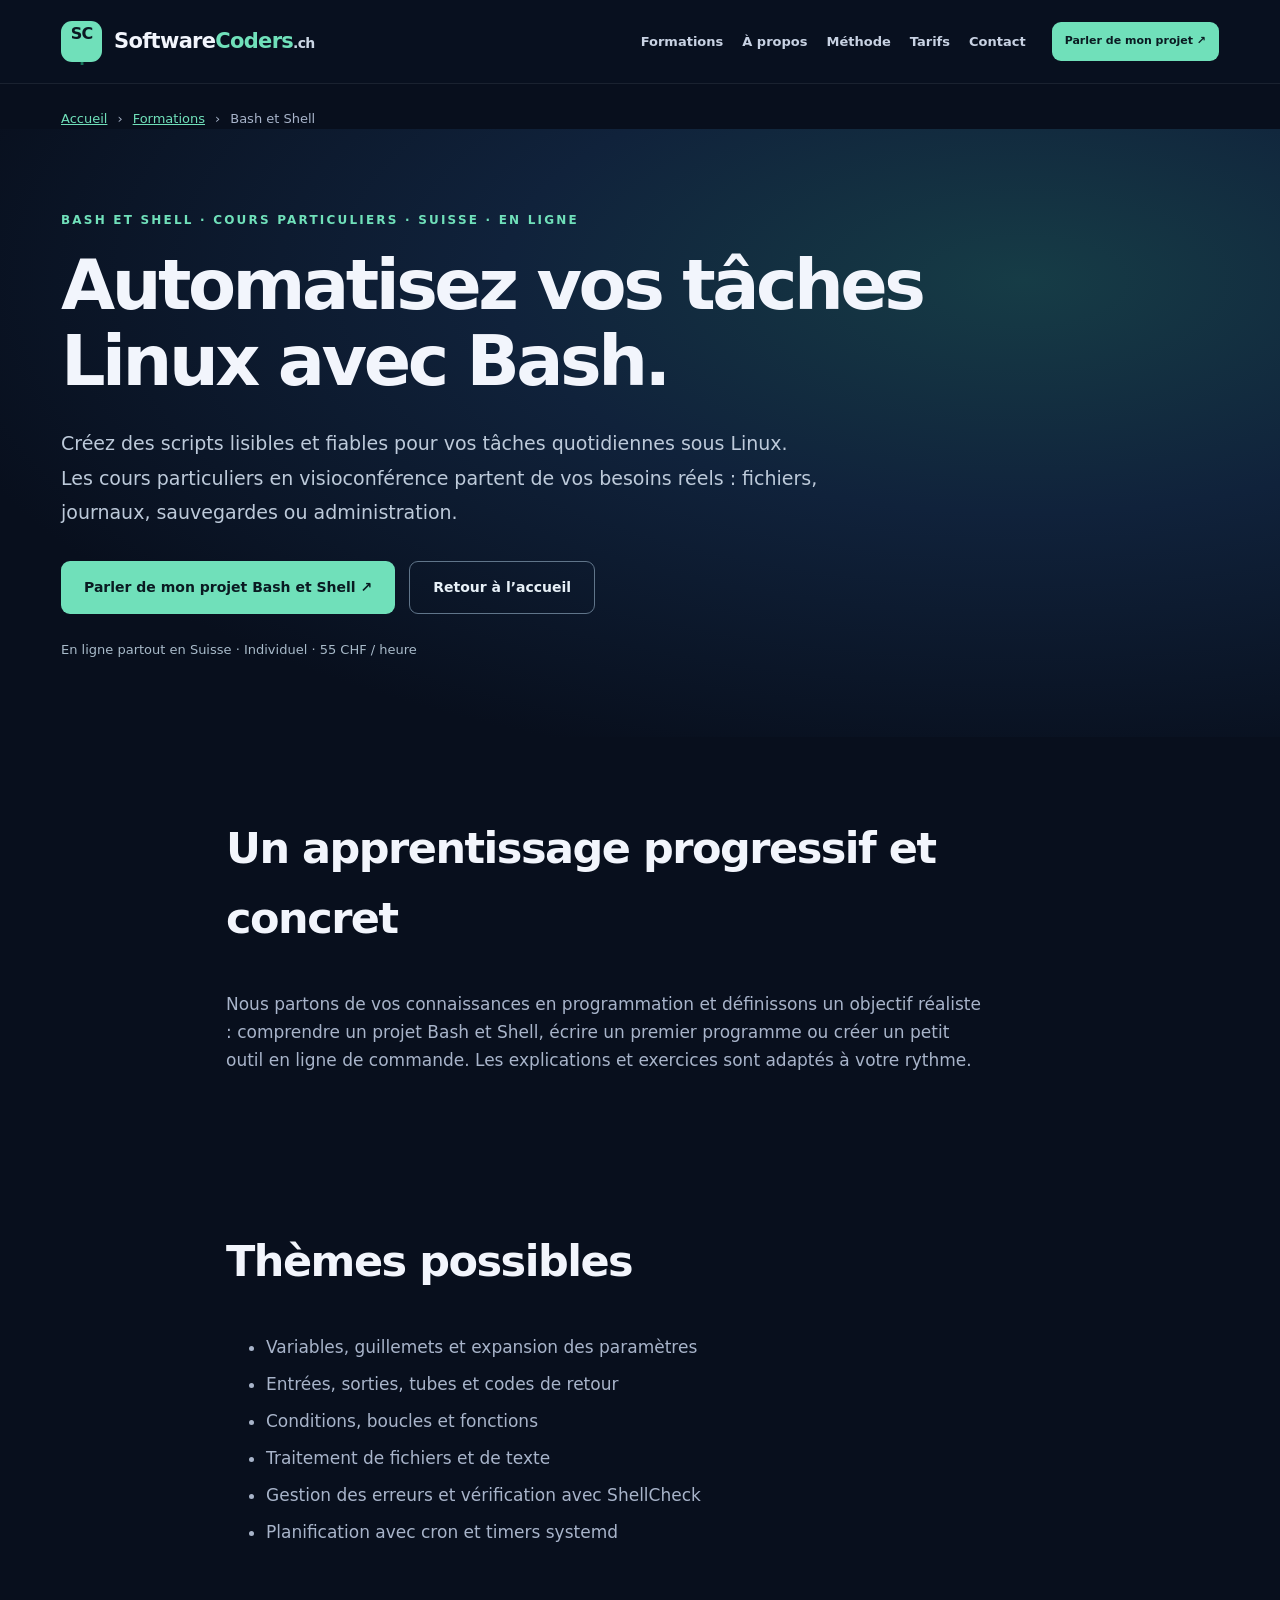
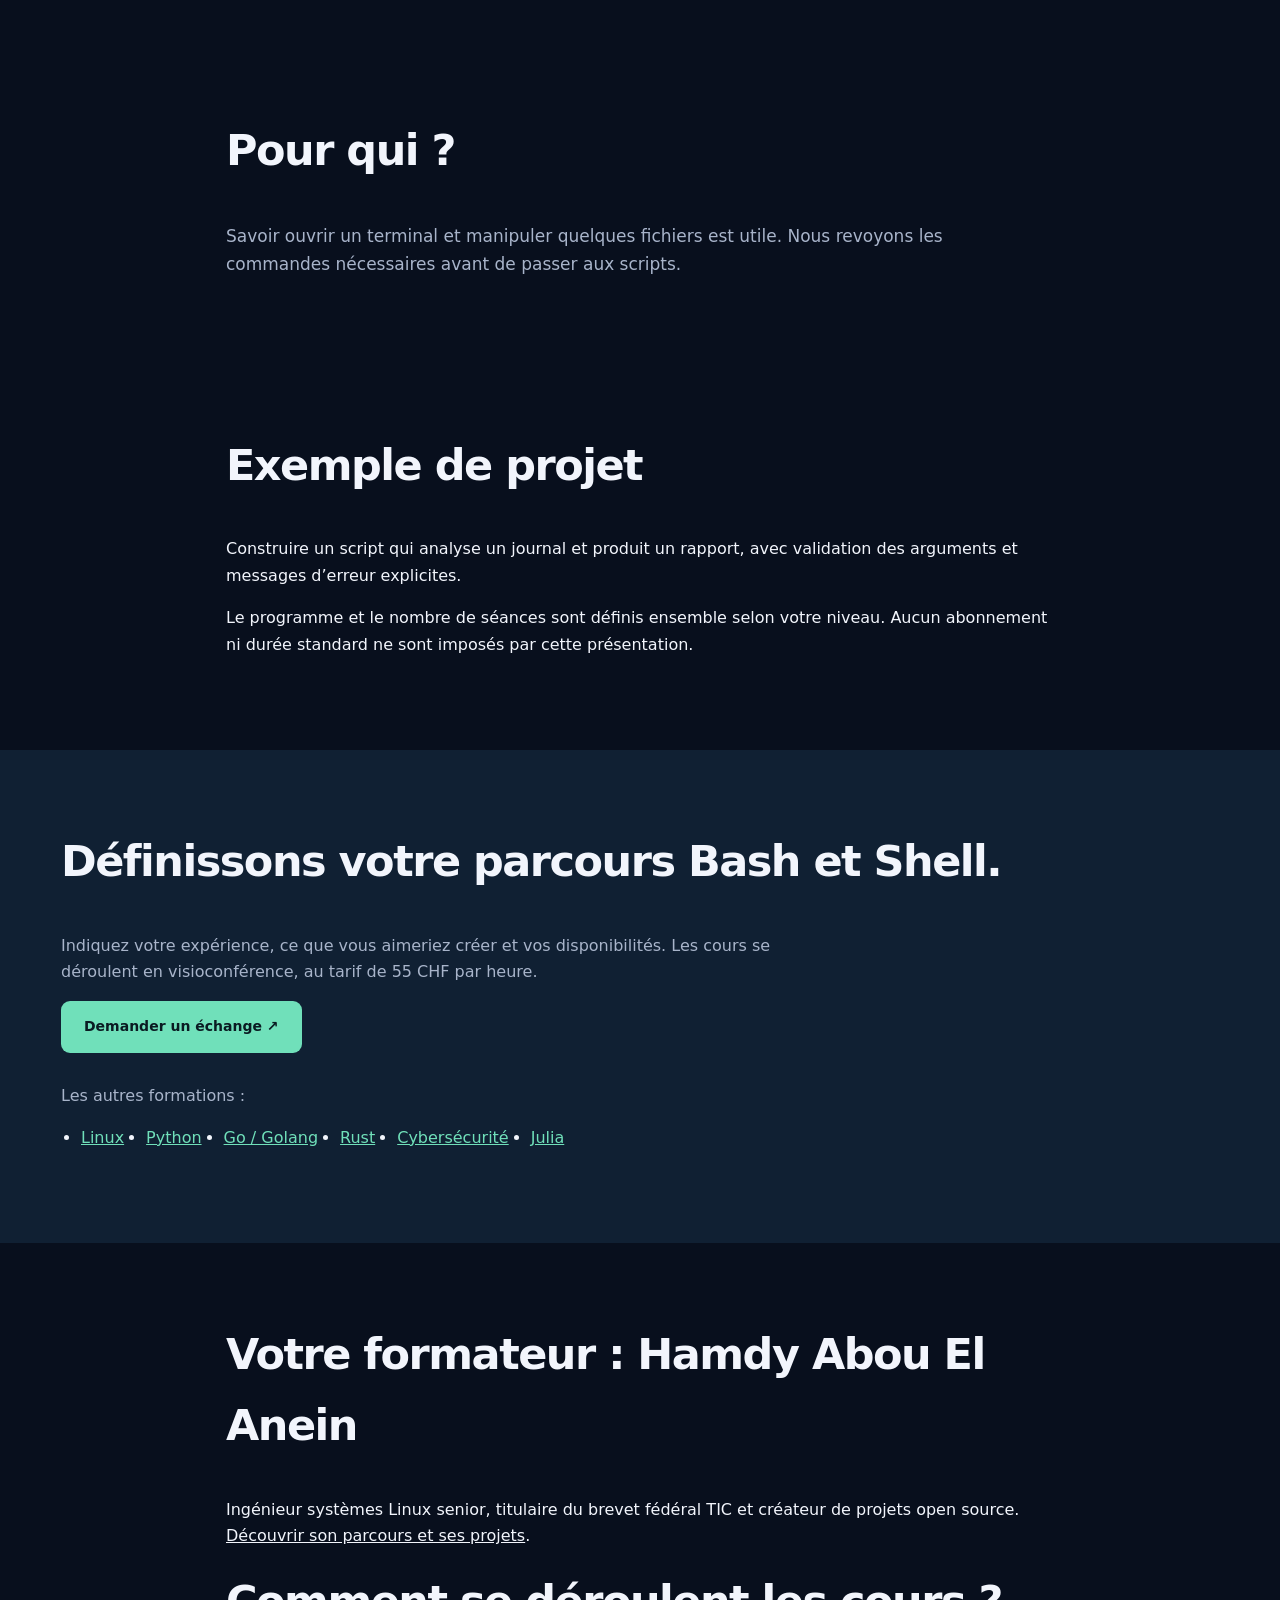
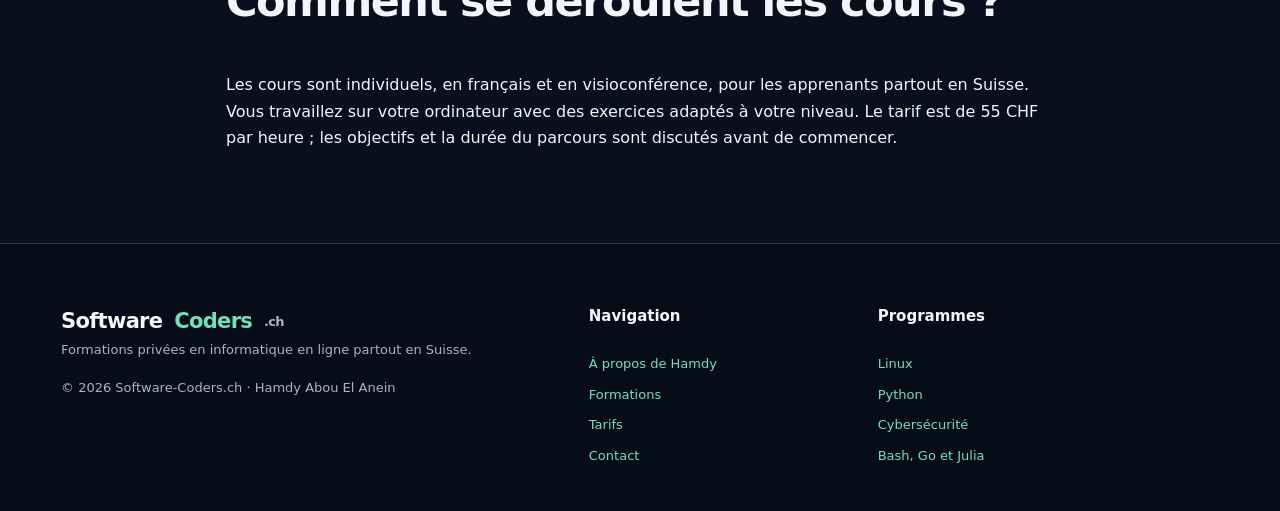
<file: formations/bash/index.html>
<!doctype html>
<!-- Developer: Hamdy Abou El Anein | Contact: info@software-coders.ch -->
<html lang="fr"><head><meta charset="utf-8"><meta name="viewport" content="width=device-width,initial-scale=1">
<meta name="description" content="Formation Bash et Shell en ligne en Suisse avec Hamdy Abou El Anein : cours individuels en français, exercices pratiques et programme sur mesure. 55 CHF/heure."><meta name="theme-color" content="#0b1221"><meta name="referrer" content="strict-origin-when-cross-origin">
<link rel="canonical" href="https://software-coders.ch/formations/bash/"><link rel="icon" type="image/svg+xml" href="/img/favicon.svg"><link rel="stylesheet" href="../../css/site.css">
<meta property="og:type" content="website"><meta property="og:locale" content="fr_CH"><meta property="og:title" content="Formation Bash et Shell en ligne en Suisse | Cours particuliers — Software-Coders.ch"><meta property="og:description" content="Formation Bash et Shell en ligne en Suisse avec Hamdy Abou El Anein : cours individuels en français, exercices pratiques et programme sur mesure. 55 CHF/heure."><meta property="og:url" content="https://software-coders.ch/formations/bash/"><meta property="og:image" content="https://software-coders.ch/img/linux-incident-arena-share.webp">
<title>Formation Bash et Shell en ligne en Suisse | Cours particuliers — Software-Coders.ch</title>

<script type="application/ld+json">{"@context": "https://schema.org", "@type": "Service", "name": "Formation Bash et Shell en ligne en Suisse", "url": "https://software-coders.ch/formations/bash/", "serviceType": "Cours particuliers Bash et Shell", "provider": {"@type": "Person", "@id": "https://software-coders.ch/hamdy-abou-el-anein/#person", "name": "Hamdy Abou El Anein", "url": "https://software-coders.ch/hamdy-abou-el-anein/"}, "areaServed": {"@type": "Country", "name": "Suisse"}, "offers": {"@type": "Offer", "priceSpecification": {"@type": "UnitPriceSpecification", "price": "55", "priceCurrency": "CHF", "unitText": "heure"}}}</script><script type="application/ld+json">{"@context": "https://schema.org", "@type": "BreadcrumbList", "itemListElement": [{"@type": "ListItem", "position": 1, "name": "Accueil", "item": "https://software-coders.ch/"}, {"@type": "ListItem", "position": 2, "name": "Formations", "item": "https://software-coders.ch/formations/"}, {"@type": "ListItem", "position": 3, "name": "Bash et Shell", "item": "https://software-coders.ch/formations/bash/"}]}</script></head><body><a class="skip" href="#contenu">Aller au contenu</a><header class="site-header"><div class="container nav"><a class="brand" href="/" aria-label="Software-Coders.ch — Accueil"><span class="brand-icon">SC<span>.</span></span><span>Software<span class="brand-accent">Coders</span><small>.ch</small></span></a><button class="menu-toggle" type="button" aria-controls="navigation" aria-expanded="false" aria-label="Ouvrir le menu"><span></span><span></span><span></span></button><nav id="navigation" class="nav-links" aria-label="Navigation principale"><a href="/formations/">Formations</a><a href="/hamdy-abou-el-anein/">À propos</a><a href="/#methode">Méthode</a><a href="/#tarifs">Tarifs</a><a href="/#contact">Contact</a></nav><a class="nav-cta" href="/#contact">Parler de mon projet ↗</a></div></header>
<main id="contenu"><nav class="container breadcrumbs" aria-label="Fil d’Ariane"><a href="/">Accueil</a> <span aria-hidden="true">›</span> <a href="/formations/">Formations</a> <span aria-hidden="true">›</span> <span aria-current="page">Bash et Shell</span></nav><section class="course-hero"><div class="container"><p class="eyebrow">BASH ET SHELL · COURS PARTICULIERS · SUISSE · EN LIGNE</p><h1>Automatisez vos tâches Linux avec Bash.</h1><p class="course-lead">Créez des scripts lisibles et fiables pour vos tâches quotidiennes sous Linux. Les cours particuliers en visioconférence partent de vos besoins réels : fichiers, journaux, sauvegardes ou administration.</p><div class="hero-actions"><a class="button primary" href="/#contact">Parler de mon projet Bash et Shell ↗</a><a class="button ghost" href="/">Retour à l’accueil</a></div><p class="course-meta">En ligne partout en Suisse · Individuel · 55 CHF / heure</p></div></section>
<section class="section"><div class="container course-copy"><h2>Un apprentissage progressif et concret</h2><div class="course-prose">Nous partons de vos connaissances en programmation et définissons un objectif réaliste : comprendre un projet Bash et Shell, écrire un premier programme ou créer un petit outil en ligne de commande. Les explications et exercices sont adaptés à votre rythme.</div></div></section>
<section class="section"><div class="container course-copy"><h2>Thèmes possibles</h2><div class="course-prose"><ul><li>Variables, guillemets et expansion des paramètres</li><li>Entrées, sorties, tubes et codes de retour</li><li>Conditions, boucles et fonctions</li><li>Traitement de fichiers et de texte</li><li>Gestion des erreurs et vérification avec ShellCheck</li><li>Planification avec cron et timers systemd</li></ul></div></div></section>
<section class="section"><div class="container course-copy"><h2>Pour qui ?</h2><div class="course-prose">Savoir ouvrir un terminal et manipuler quelques fichiers est utile. Nous revoyons les commandes nécessaires avant de passer aux scripts.</div></div></section>
<section class="section"><div class="container course-copy"><h2>Exemple de projet</h2><p>Construire un script qui analyse un journal et produit un rapport, avec validation des arguments et messages d’erreur explicites.</p><p>Le programme et le nombre de séances sont définis ensemble selon votre niveau. Aucun abonnement ni durée standard ne sont imposés par cette présentation.</p></div></section><section class="section course-contact"><div class="container"><h2>Définissons votre parcours Bash et Shell.</h2><p>Indiquez votre expérience, ce que vous aimeriez créer et vos disponibilités. Les cours se déroulent en visioconférence, au tarif de 55 CHF par heure.</p><a class="button primary" href="/#contact">Demander un échange ↗</a><div class="course-more"><p>Les autres formations :</p><ul><li><a href="/formations/linux/">Linux</a></li><li><a href="/formations/python/">Python</a></li><li><a href="/formations/go/">Go / Golang</a></li><li><a href="/formations/rust/">Rust</a></li><li><a href="/formations/cybersecurite/">Cybersécurité</a></li><li><a href="/formations/julia/">Julia</a></li></ul></div></div></section><section class="section"><div class="container course-copy"><h2>Votre formateur : Hamdy Abou El Anein</h2><p>Ingénieur systèmes Linux senior, titulaire du brevet fédéral TIC et créateur de projets open source. <a href="/hamdy-abou-el-anein/">Découvrir son parcours et ses projets</a>.</p><h2>Comment se déroulent les cours ?</h2><p>Les cours sont individuels, en français et en visioconférence, pour les apprenants partout en Suisse. Vous travaillez sur votre ordinateur avec des exercices adaptés à votre niveau. Le tarif est de 55 CHF par heure ; les objectifs et la durée du parcours sont discutés avant de commencer.</p></div></section></main>
<footer class="footer"><div class="container footer-grid"><div><a class="brand" href="/">Software<span class="brand-accent">Coders</span><small>.ch</small></a><p>Formations privées en informatique en ligne partout en Suisse.</p><small>© 2026 Software-Coders.ch · Hamdy Abou El Anein</small></div><div><h3>Navigation</h3><a href="/hamdy-abou-el-anein/">À propos de Hamdy</a><a href="/formations/">Formations</a><a href="/#tarifs">Tarifs</a><a href="/#contact">Contact</a></div><div><h3>Programmes</h3><a href="/formations/linux/">Linux</a><a href="/formations/python/">Python</a><a href="/formations/cybersecurite/">Cybersécurité</a><a href="/formations/autres/">Bash, Go et Julia</a></div></div></footer><script src="../../js/site.js" defer></script></body></html>
</file>
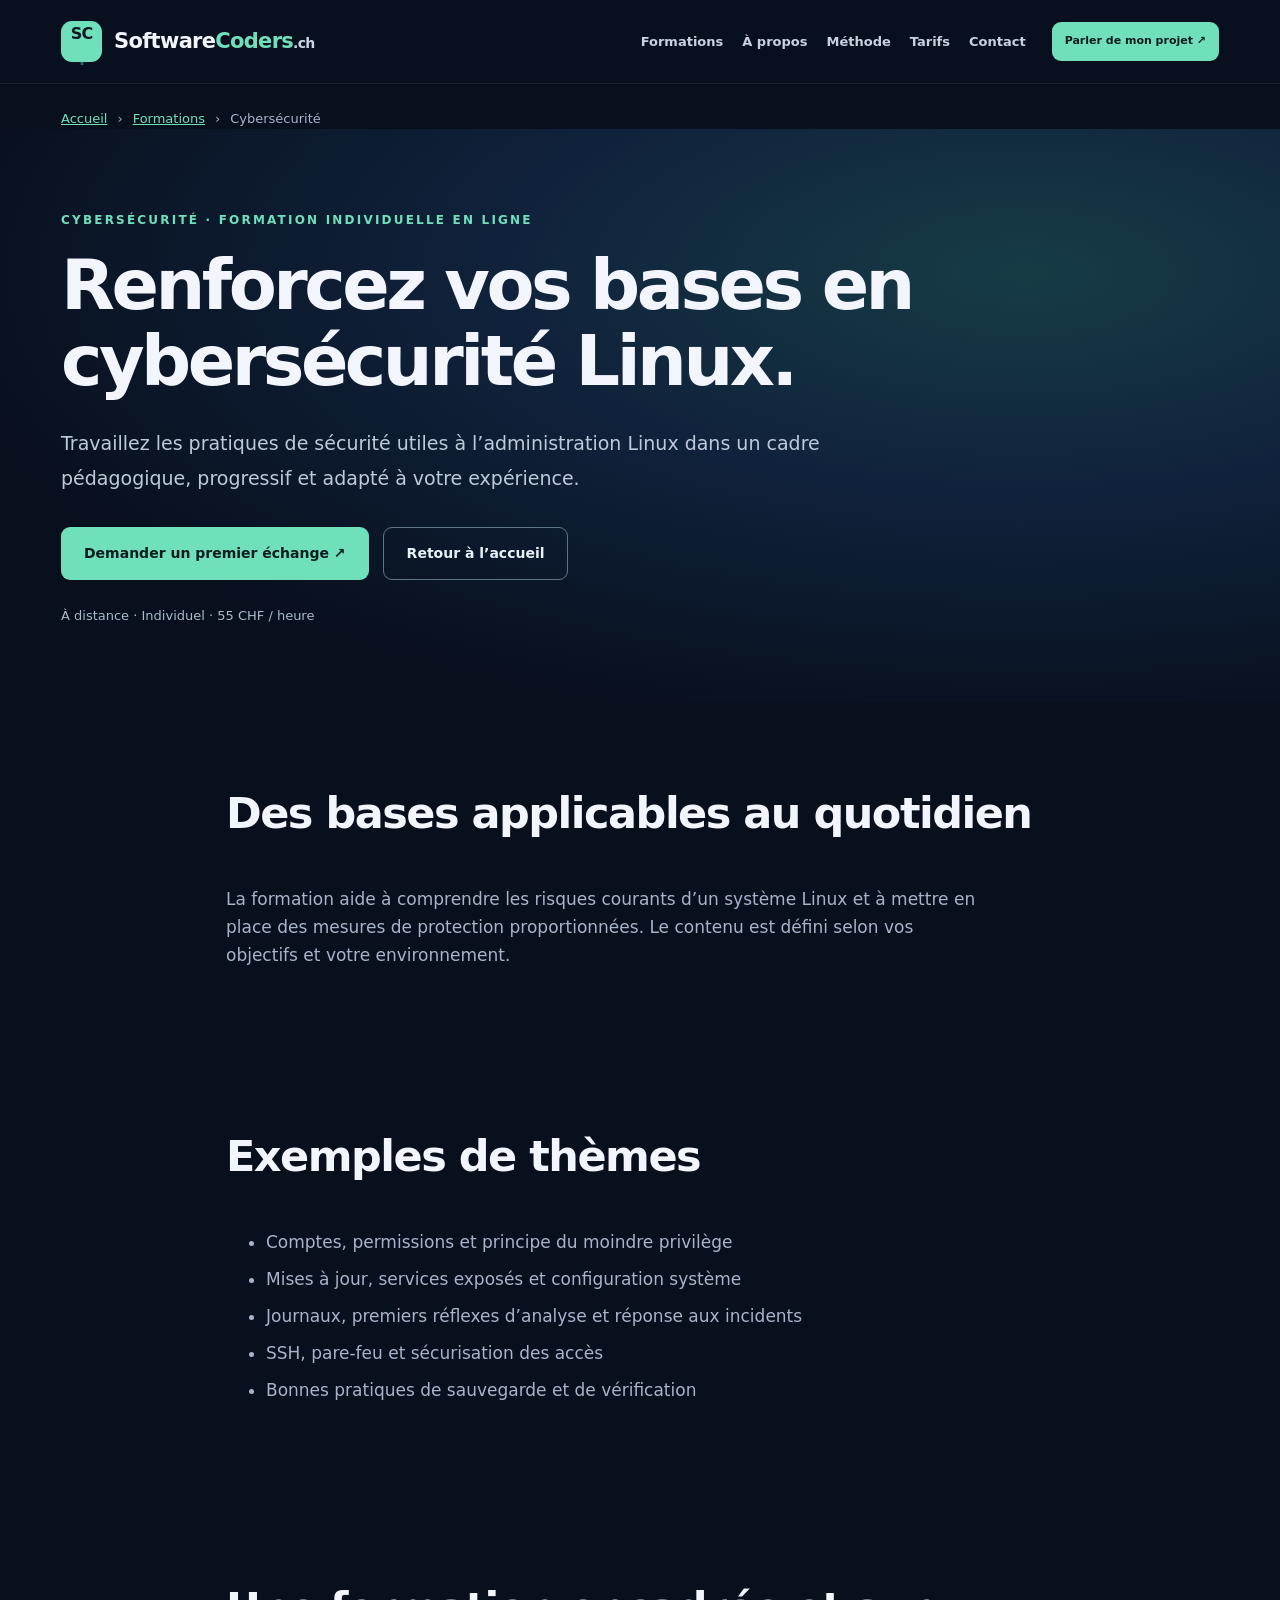
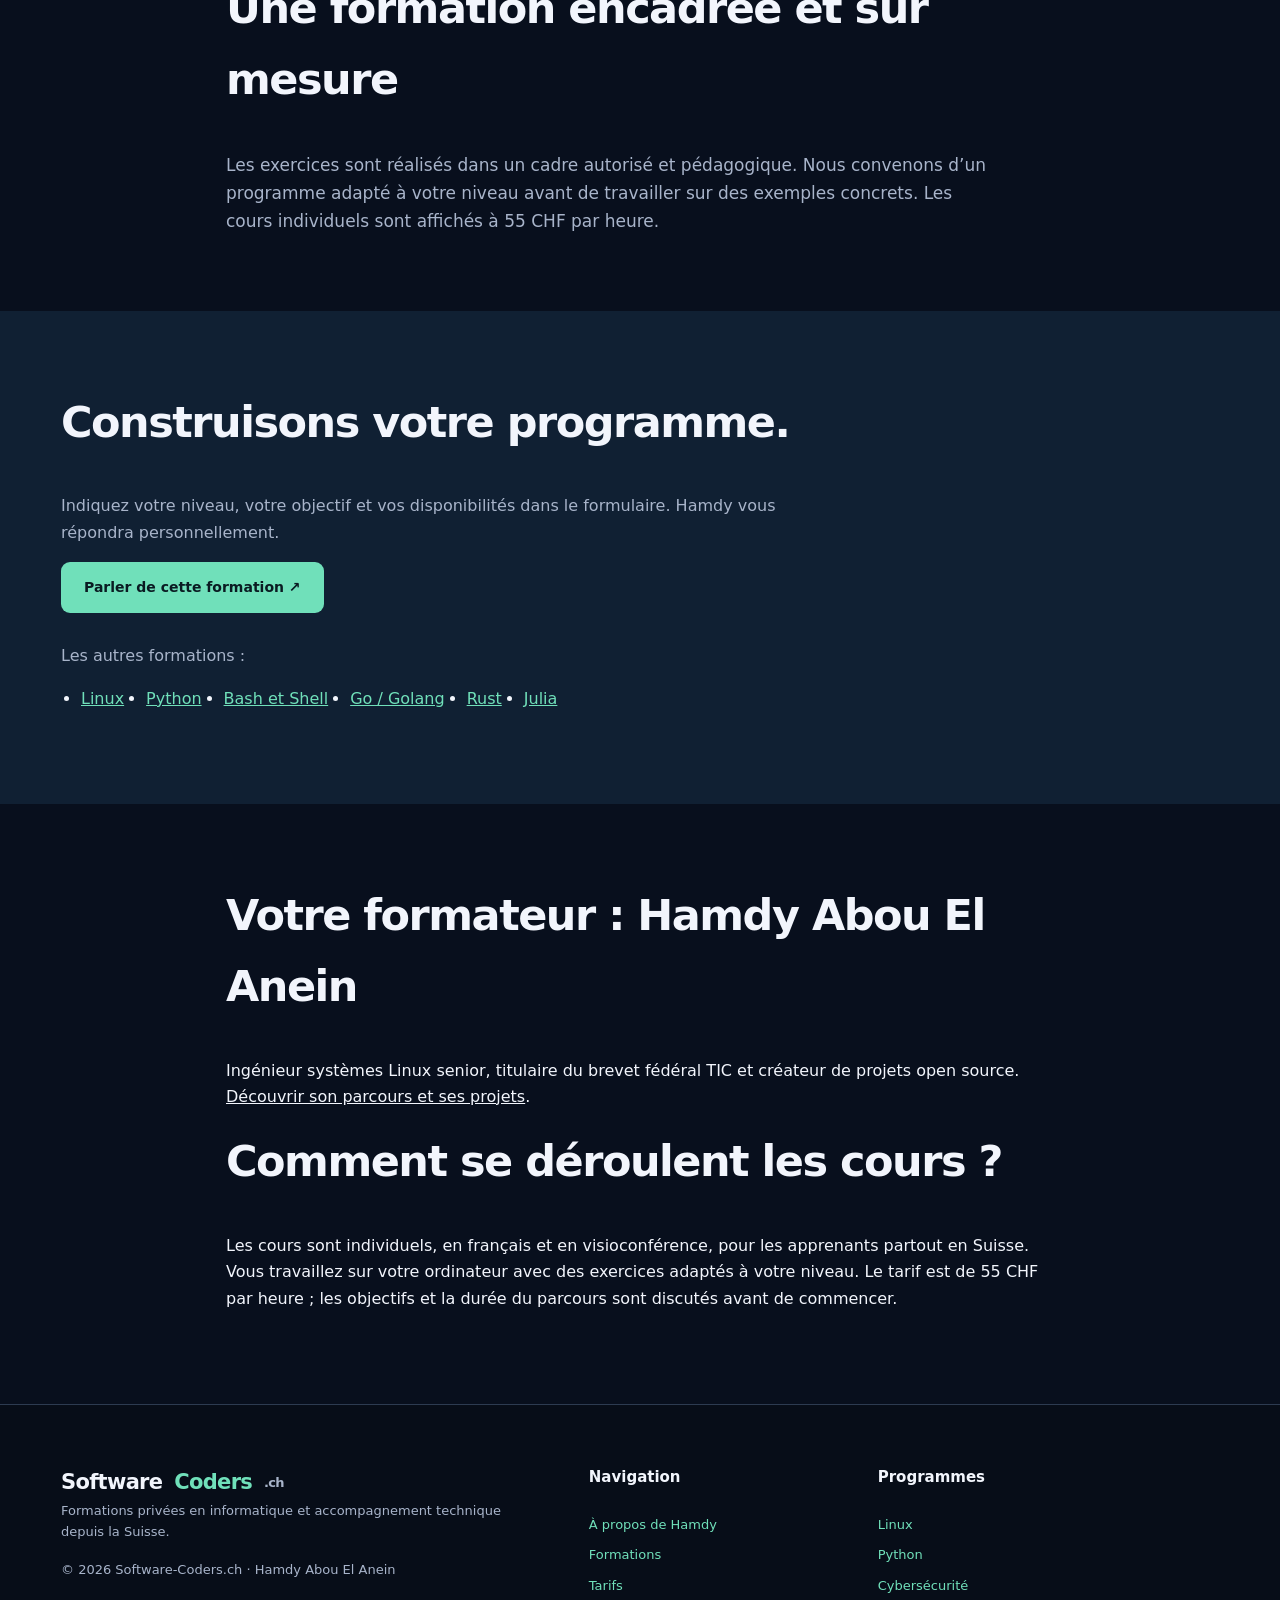
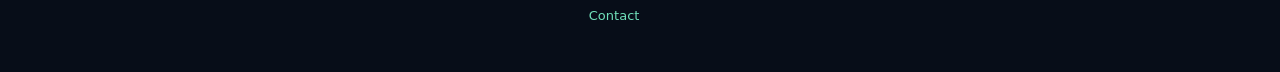
<file: formations/cybersecurite/index.html>
<!doctype html>
<!-- Developer: Hamdy Abou El Anein | Contact: info@software-coders.ch -->
<html lang="fr"><head><meta charset="utf-8"><meta name="viewport" content="width=device-width,initial-scale=1">
<meta name="description" content="Cours individuel de cybersécurité orienté Linux : hygiène, durcissement, analyse et bonnes pratiques. Accompagnement en ligne avec Hamdy Abou El Anein, en Suisse."><meta name="theme-color" content="#0b1221"><meta name="referrer" content="strict-origin-when-cross-origin">
<link rel="canonical" href="https://software-coders.ch/formations/cybersecurite/"><link rel="icon" type="image/svg+xml" href="/img/favicon.svg"><link rel="stylesheet" href="../../css/site.css">
<meta property="og:type" content="website"><meta property="og:locale" content="fr_CH"><meta property="og:title" content="Formation cybersécurité Linux en ligne en Suisse | Software-Coders.ch"><meta property="og:description" content="Cours individuel de cybersécurité orienté Linux : hygiène, durcissement, analyse et bonnes pratiques. Accompagnement en ligne avec Hamdy Abou El Anein, en Suisse."><meta property="og:url" content="https://software-coders.ch/formations/cybersecurite/"><meta property="og:image" content="https://software-coders.ch/img/linux-incident-arena-share.webp">
<title>Formation cybersécurité Linux en ligne en Suisse | Software-Coders.ch</title>

<script type="application/ld+json">{"@context": "https://schema.org", "@type": "Service", "name": "Formation Cybersécurité en ligne en Suisse", "url": "https://software-coders.ch/formations/cybersecurite/", "serviceType": "Cours particuliers Cybersécurité", "provider": {"@type": "Person", "@id": "https://software-coders.ch/hamdy-abou-el-anein/#person", "name": "Hamdy Abou El Anein", "url": "https://software-coders.ch/hamdy-abou-el-anein/"}, "areaServed": {"@type": "Country", "name": "Suisse"}, "offers": {"@type": "Offer", "priceSpecification": {"@type": "UnitPriceSpecification", "price": "55", "priceCurrency": "CHF", "unitText": "heure"}}}</script><script type="application/ld+json">{"@context": "https://schema.org", "@type": "BreadcrumbList", "itemListElement": [{"@type": "ListItem", "position": 1, "name": "Accueil", "item": "https://software-coders.ch/"}, {"@type": "ListItem", "position": 2, "name": "Formations", "item": "https://software-coders.ch/formations/"}, {"@type": "ListItem", "position": 3, "name": "Cybersécurité", "item": "https://software-coders.ch/formations/cybersecurite/"}]}</script></head><body><a class="skip" href="#contenu">Aller au contenu</a><header class="site-header"><div class="container nav">
<a class="brand" href="/" aria-label="Software-Coders.ch — Accueil"><span class="brand-icon">SC<span>.</span></span><span>Software<span class="brand-accent">Coders</span><small>.ch</small></span></a>
<button class="menu-toggle" type="button" aria-controls="navigation" aria-expanded="false" aria-label="Ouvrir le menu"><span></span><span></span><span></span></button><nav id="navigation" class="nav-links" aria-label="Navigation principale"><a href="/formations/">Formations</a><a href="/hamdy-abou-el-anein/">À propos</a><a href="/#methode">Méthode</a><a href="/#tarifs">Tarifs</a><a href="/#contact">Contact</a></nav><a class="nav-cta" href="/#contact">Parler de mon projet ↗</a>
</div></header><main id="contenu"><nav class="container breadcrumbs" aria-label="Fil d’Ariane"><a href="/">Accueil</a> <span aria-hidden="true">›</span> <a href="/formations/">Formations</a> <span aria-hidden="true">›</span> <span aria-current="page">Cybersécurité</span></nav><section class="course-hero"><div class="container"><p class="eyebrow">CYBERSÉCURITÉ · FORMATION INDIVIDUELLE EN LIGNE</p><h1>Renforcez vos bases en cybersécurité Linux.</h1><p class="course-lead">Travaillez les pratiques de sécurité utiles à l’administration Linux dans un cadre pédagogique, progressif et adapté à votre expérience.</p><div class="hero-actions"><a class="button primary" href="/#contact">Demander un premier échange ↗</a><a class="button ghost" href="/">Retour à l’accueil</a></div><p class="course-meta">À distance · Individuel · 55 CHF / heure</p></div></section><section class="section"><div class="container course-copy"><h2>Des bases applicables au quotidien</h2><div class="course-prose">La formation aide à comprendre les risques courants d’un système Linux et à mettre en place des mesures de protection proportionnées. Le contenu est défini selon vos objectifs et votre environnement.</div></div></section><section class="section"><div class="container course-copy"><h2>Exemples de thèmes</h2><div class="course-prose"><ul><li>Comptes, permissions et principe du moindre privilège</li><li>Mises à jour, services exposés et configuration système</li><li>Journaux, premiers réflexes d’analyse et réponse aux incidents</li><li>SSH, pare-feu et sécurisation des accès</li><li>Bonnes pratiques de sauvegarde et de vérification</li></ul></div></div></section><section class="section"><div class="container course-copy"><h2>Une formation encadrée et sur mesure</h2><div class="course-prose">Les exercices sont réalisés dans un cadre autorisé et pédagogique. Nous convenons d’un programme adapté à votre niveau avant de travailler sur des exemples concrets. Les cours individuels sont affichés à 55 CHF par heure.</div></div></section><section class="section course-contact"><div class="container"><h2>Construisons votre programme.</h2><p>Indiquez votre niveau, votre objectif et vos disponibilités dans le formulaire. Hamdy vous répondra personnellement.</p><a class="button primary" href="/#contact">Parler de cette formation ↗</a><div class="course-more"><p>Les autres formations :</p><ul><li><a href="/formations/linux/">Linux</a></li><li><a href="/formations/python/">Python</a></li><li><a href="/formations/bash/">Bash et Shell</a></li><li><a href="/formations/go/">Go / Golang</a></li><li><a href="/formations/rust/">Rust</a></li><li><a href="/formations/julia/">Julia</a></li></ul></div></div></section><section class="section"><div class="container course-copy"><h2>Votre formateur : Hamdy Abou El Anein</h2><p>Ingénieur systèmes Linux senior, titulaire du brevet fédéral TIC et créateur de projets open source. <a href="/hamdy-abou-el-anein/">Découvrir son parcours et ses projets</a>.</p><h2>Comment se déroulent les cours ?</h2><p>Les cours sont individuels, en français et en visioconférence, pour les apprenants partout en Suisse. Vous travaillez sur votre ordinateur avec des exercices adaptés à votre niveau. Le tarif est de 55 CHF par heure ; les objectifs et la durée du parcours sont discutés avant de commencer.</p></div></section></main><footer class="footer"><div class="container footer-grid"><div><a class="brand" href="/">Software<span class="brand-accent">Coders</span><small>.ch</small></a><p>Formations privées en informatique et accompagnement technique depuis la Suisse.</p><small>© 2026 Software-Coders.ch · Hamdy Abou El Anein</small></div><div><h3>Navigation</h3><a href="/hamdy-abou-el-anein/">À propos de Hamdy</a><a href="/formations/">Formations</a><a href="/#tarifs">Tarifs</a><a href="/#contact">Contact</a></div><div><h3>Programmes</h3><a href="/formations/linux/">Linux</a><a href="/formations/python/">Python</a><a href="/formations/cybersecurite/">Cybersécurité</a></div></div></footer><script src="../../js/site.js" defer></script></body></html>
</file>
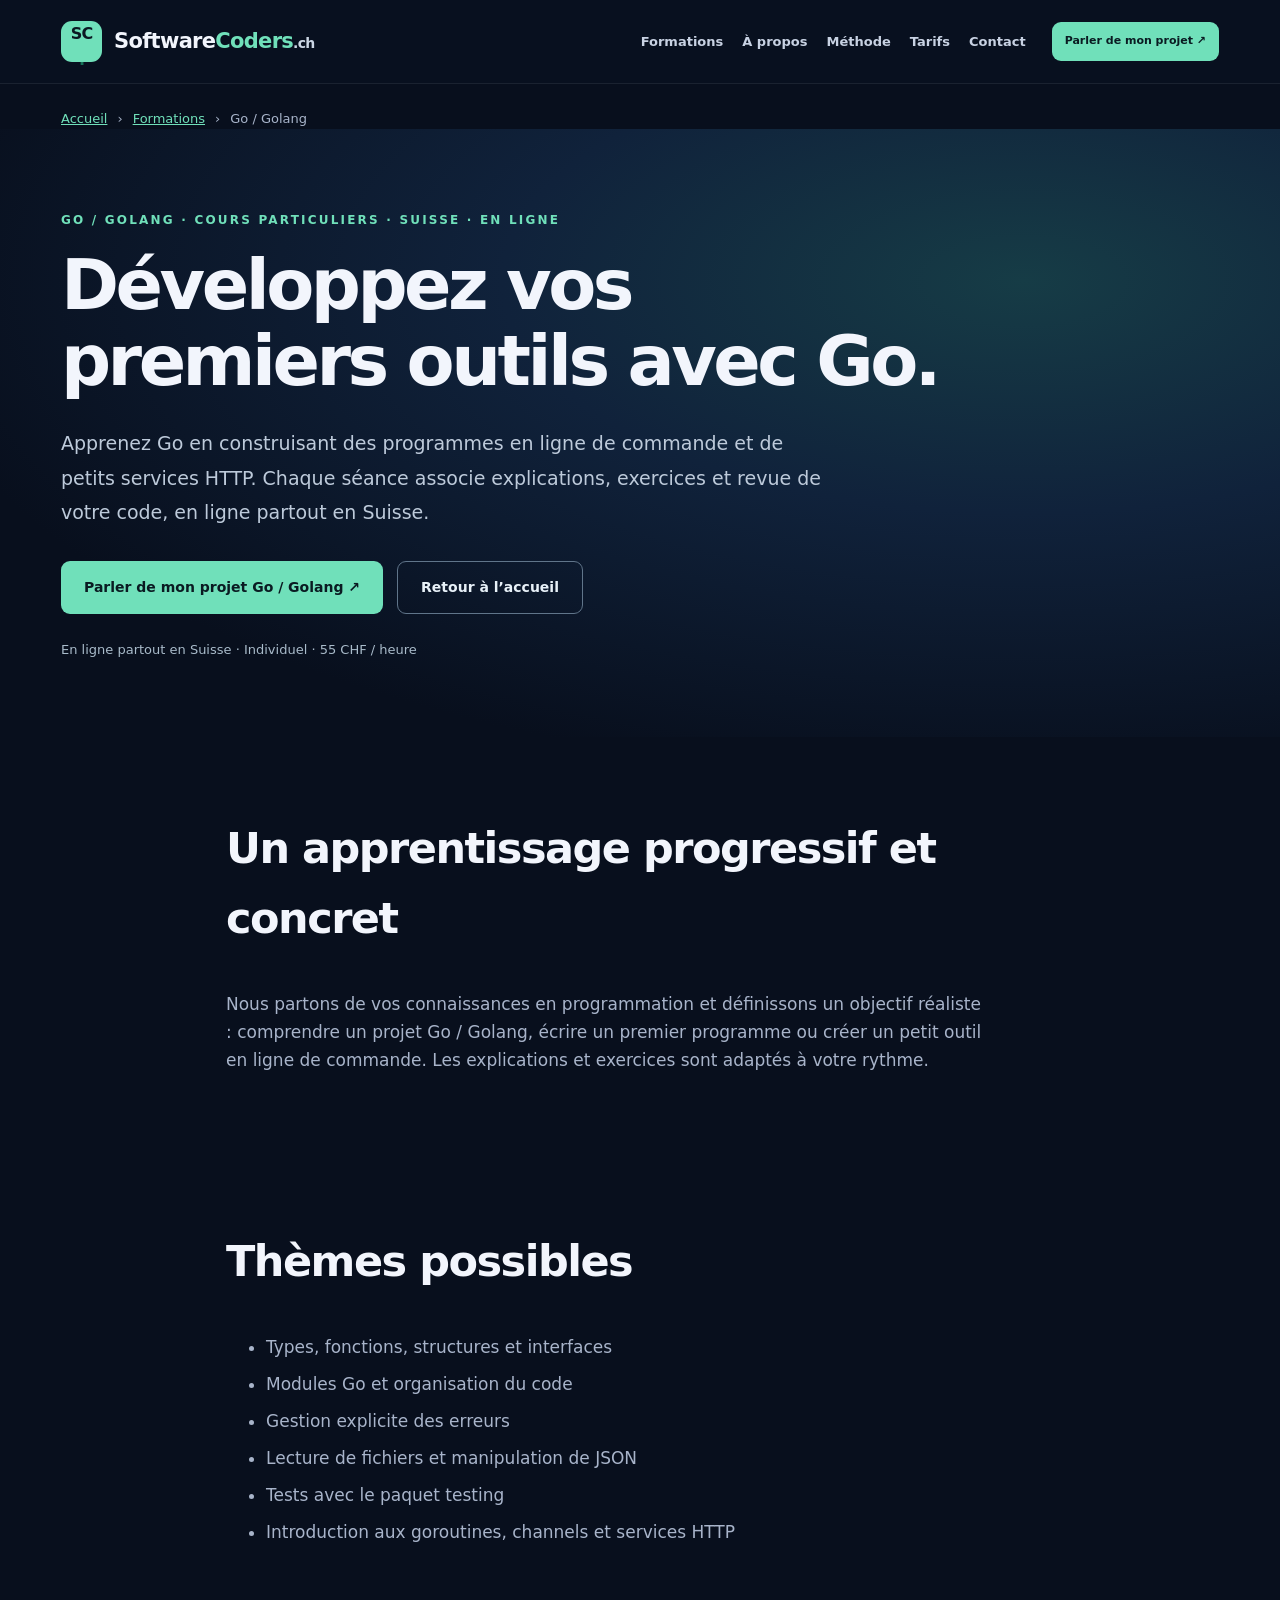
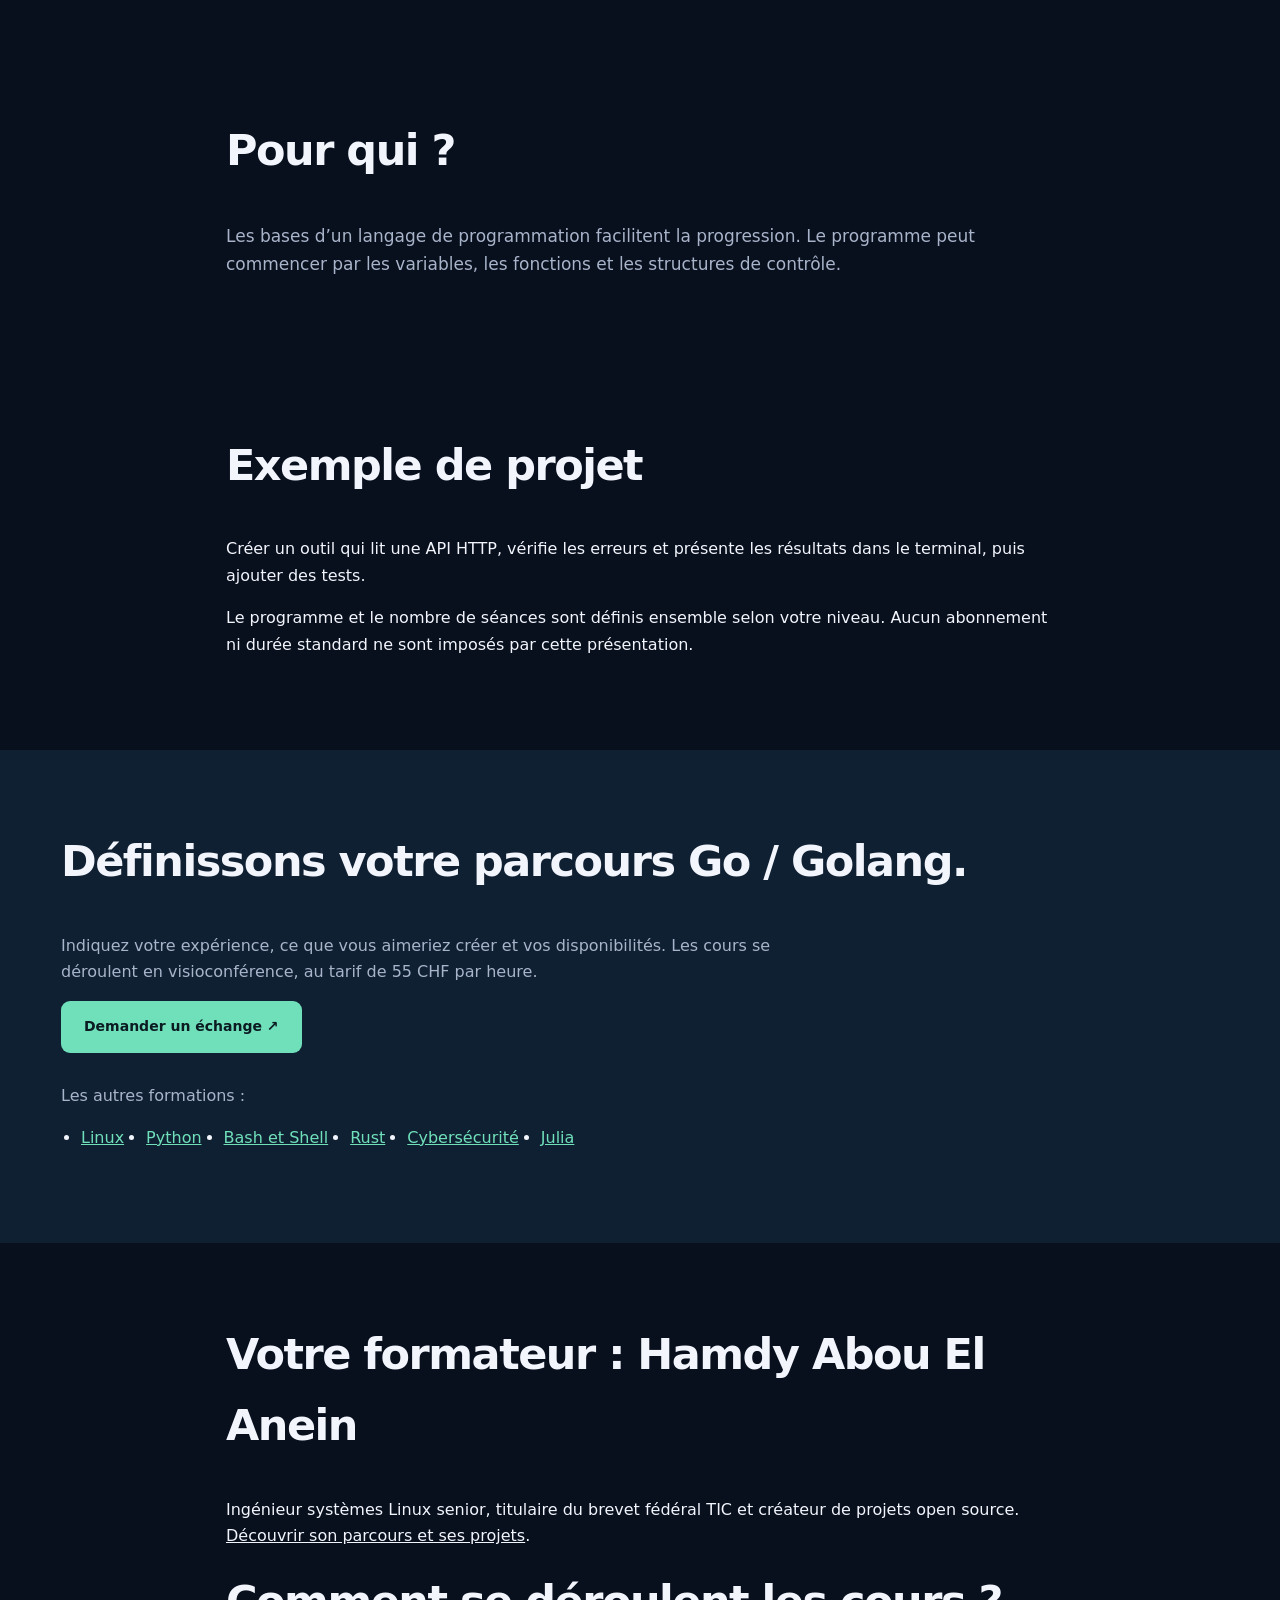
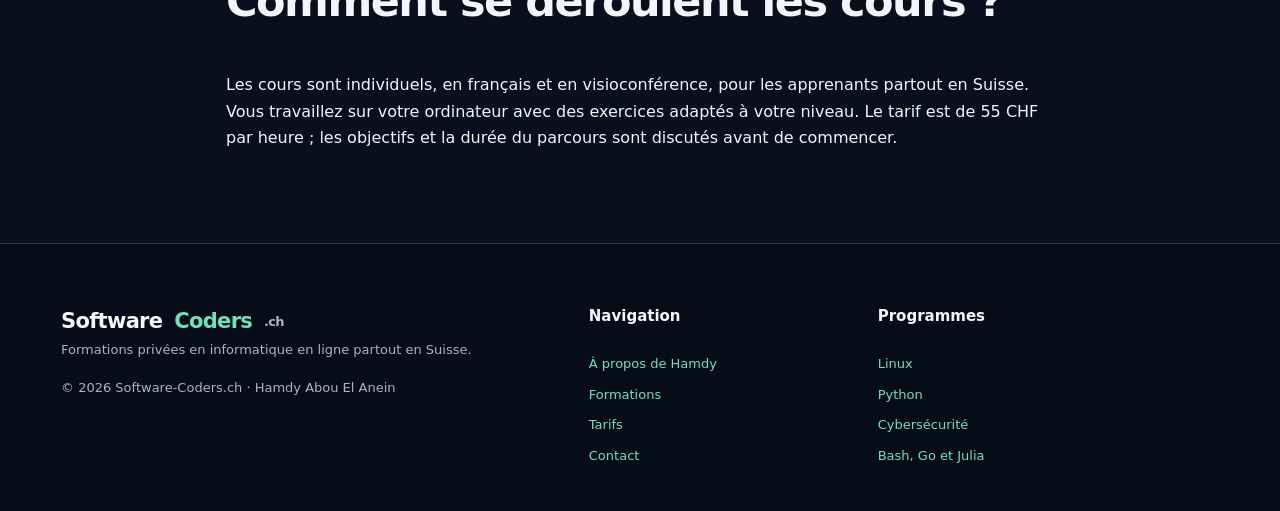
<file: formations/go/index.html>
<!doctype html>
<!-- Developer: Hamdy Abou El Anein | Contact: info@software-coders.ch -->
<html lang="fr"><head><meta charset="utf-8"><meta name="viewport" content="width=device-width,initial-scale=1">
<meta name="description" content="Formation Go / Golang en ligne en Suisse avec Hamdy Abou El Anein : cours individuels en français, exercices pratiques et programme sur mesure. 55 CHF/heure."><meta name="theme-color" content="#0b1221"><meta name="referrer" content="strict-origin-when-cross-origin">
<link rel="canonical" href="https://software-coders.ch/formations/go/"><link rel="icon" type="image/svg+xml" href="/img/favicon.svg"><link rel="stylesheet" href="../../css/site.css">
<meta property="og:type" content="website"><meta property="og:locale" content="fr_CH"><meta property="og:title" content="Formation Go / Golang en ligne en Suisse | Cours particuliers — Software-Coders.ch"><meta property="og:description" content="Formation Go / Golang en ligne en Suisse avec Hamdy Abou El Anein : cours individuels en français, exercices pratiques et programme sur mesure. 55 CHF/heure."><meta property="og:url" content="https://software-coders.ch/formations/go/"><meta property="og:image" content="https://software-coders.ch/img/linux-incident-arena-share.webp">
<title>Formation Go / Golang en ligne en Suisse | Cours particuliers — Software-Coders.ch</title>

<script type="application/ld+json">{"@context": "https://schema.org", "@type": "Service", "name": "Formation Go / Golang en ligne en Suisse", "url": "https://software-coders.ch/formations/go/", "serviceType": "Cours particuliers Go / Golang", "provider": {"@type": "Person", "@id": "https://software-coders.ch/hamdy-abou-el-anein/#person", "name": "Hamdy Abou El Anein", "url": "https://software-coders.ch/hamdy-abou-el-anein/"}, "areaServed": {"@type": "Country", "name": "Suisse"}, "offers": {"@type": "Offer", "priceSpecification": {"@type": "UnitPriceSpecification", "price": "55", "priceCurrency": "CHF", "unitText": "heure"}}}</script><script type="application/ld+json">{"@context": "https://schema.org", "@type": "BreadcrumbList", "itemListElement": [{"@type": "ListItem", "position": 1, "name": "Accueil", "item": "https://software-coders.ch/"}, {"@type": "ListItem", "position": 2, "name": "Formations", "item": "https://software-coders.ch/formations/"}, {"@type": "ListItem", "position": 3, "name": "Go / Golang", "item": "https://software-coders.ch/formations/go/"}]}</script></head><body><a class="skip" href="#contenu">Aller au contenu</a><header class="site-header"><div class="container nav"><a class="brand" href="/" aria-label="Software-Coders.ch — Accueil"><span class="brand-icon">SC<span>.</span></span><span>Software<span class="brand-accent">Coders</span><small>.ch</small></span></a><button class="menu-toggle" type="button" aria-controls="navigation" aria-expanded="false" aria-label="Ouvrir le menu"><span></span><span></span><span></span></button><nav id="navigation" class="nav-links" aria-label="Navigation principale"><a href="/formations/">Formations</a><a href="/hamdy-abou-el-anein/">À propos</a><a href="/#methode">Méthode</a><a href="/#tarifs">Tarifs</a><a href="/#contact">Contact</a></nav><a class="nav-cta" href="/#contact">Parler de mon projet ↗</a></div></header>
<main id="contenu"><nav class="container breadcrumbs" aria-label="Fil d’Ariane"><a href="/">Accueil</a> <span aria-hidden="true">›</span> <a href="/formations/">Formations</a> <span aria-hidden="true">›</span> <span aria-current="page">Go / Golang</span></nav><section class="course-hero"><div class="container"><p class="eyebrow">GO / GOLANG · COURS PARTICULIERS · SUISSE · EN LIGNE</p><h1>Développez vos premiers outils avec Go.</h1><p class="course-lead">Apprenez Go en construisant des programmes en ligne de commande et de petits services HTTP. Chaque séance associe explications, exercices et revue de votre code, en ligne partout en Suisse.</p><div class="hero-actions"><a class="button primary" href="/#contact">Parler de mon projet Go / Golang ↗</a><a class="button ghost" href="/">Retour à l’accueil</a></div><p class="course-meta">En ligne partout en Suisse · Individuel · 55 CHF / heure</p></div></section>
<section class="section"><div class="container course-copy"><h2>Un apprentissage progressif et concret</h2><div class="course-prose">Nous partons de vos connaissances en programmation et définissons un objectif réaliste : comprendre un projet Go / Golang, écrire un premier programme ou créer un petit outil en ligne de commande. Les explications et exercices sont adaptés à votre rythme.</div></div></section>
<section class="section"><div class="container course-copy"><h2>Thèmes possibles</h2><div class="course-prose"><ul><li>Types, fonctions, structures et interfaces</li><li>Modules Go et organisation du code</li><li>Gestion explicite des erreurs</li><li>Lecture de fichiers et manipulation de JSON</li><li>Tests avec le paquet testing</li><li>Introduction aux goroutines, channels et services HTTP</li></ul></div></div></section>
<section class="section"><div class="container course-copy"><h2>Pour qui ?</h2><div class="course-prose">Les bases d’un langage de programmation facilitent la progression. Le programme peut commencer par les variables, les fonctions et les structures de contrôle.</div></div></section>
<section class="section"><div class="container course-copy"><h2>Exemple de projet</h2><p>Créer un outil qui lit une API HTTP, vérifie les erreurs et présente les résultats dans le terminal, puis ajouter des tests.</p><p>Le programme et le nombre de séances sont définis ensemble selon votre niveau. Aucun abonnement ni durée standard ne sont imposés par cette présentation.</p></div></section><section class="section course-contact"><div class="container"><h2>Définissons votre parcours Go / Golang.</h2><p>Indiquez votre expérience, ce que vous aimeriez créer et vos disponibilités. Les cours se déroulent en visioconférence, au tarif de 55 CHF par heure.</p><a class="button primary" href="/#contact">Demander un échange ↗</a><div class="course-more"><p>Les autres formations :</p><ul><li><a href="/formations/linux/">Linux</a></li><li><a href="/formations/python/">Python</a></li><li><a href="/formations/bash/">Bash et Shell</a></li><li><a href="/formations/rust/">Rust</a></li><li><a href="/formations/cybersecurite/">Cybersécurité</a></li><li><a href="/formations/julia/">Julia</a></li></ul></div></div></section><section class="section"><div class="container course-copy"><h2>Votre formateur : Hamdy Abou El Anein</h2><p>Ingénieur systèmes Linux senior, titulaire du brevet fédéral TIC et créateur de projets open source. <a href="/hamdy-abou-el-anein/">Découvrir son parcours et ses projets</a>.</p><h2>Comment se déroulent les cours ?</h2><p>Les cours sont individuels, en français et en visioconférence, pour les apprenants partout en Suisse. Vous travaillez sur votre ordinateur avec des exercices adaptés à votre niveau. Le tarif est de 55 CHF par heure ; les objectifs et la durée du parcours sont discutés avant de commencer.</p></div></section></main>
<footer class="footer"><div class="container footer-grid"><div><a class="brand" href="/">Software<span class="brand-accent">Coders</span><small>.ch</small></a><p>Formations privées en informatique en ligne partout en Suisse.</p><small>© 2026 Software-Coders.ch · Hamdy Abou El Anein</small></div><div><h3>Navigation</h3><a href="/hamdy-abou-el-anein/">À propos de Hamdy</a><a href="/formations/">Formations</a><a href="/#tarifs">Tarifs</a><a href="/#contact">Contact</a></div><div><h3>Programmes</h3><a href="/formations/linux/">Linux</a><a href="/formations/python/">Python</a><a href="/formations/cybersecurite/">Cybersécurité</a><a href="/formations/autres/">Bash, Go et Julia</a></div></div></footer><script src="../../js/site.js" defer></script></body></html>
</file>
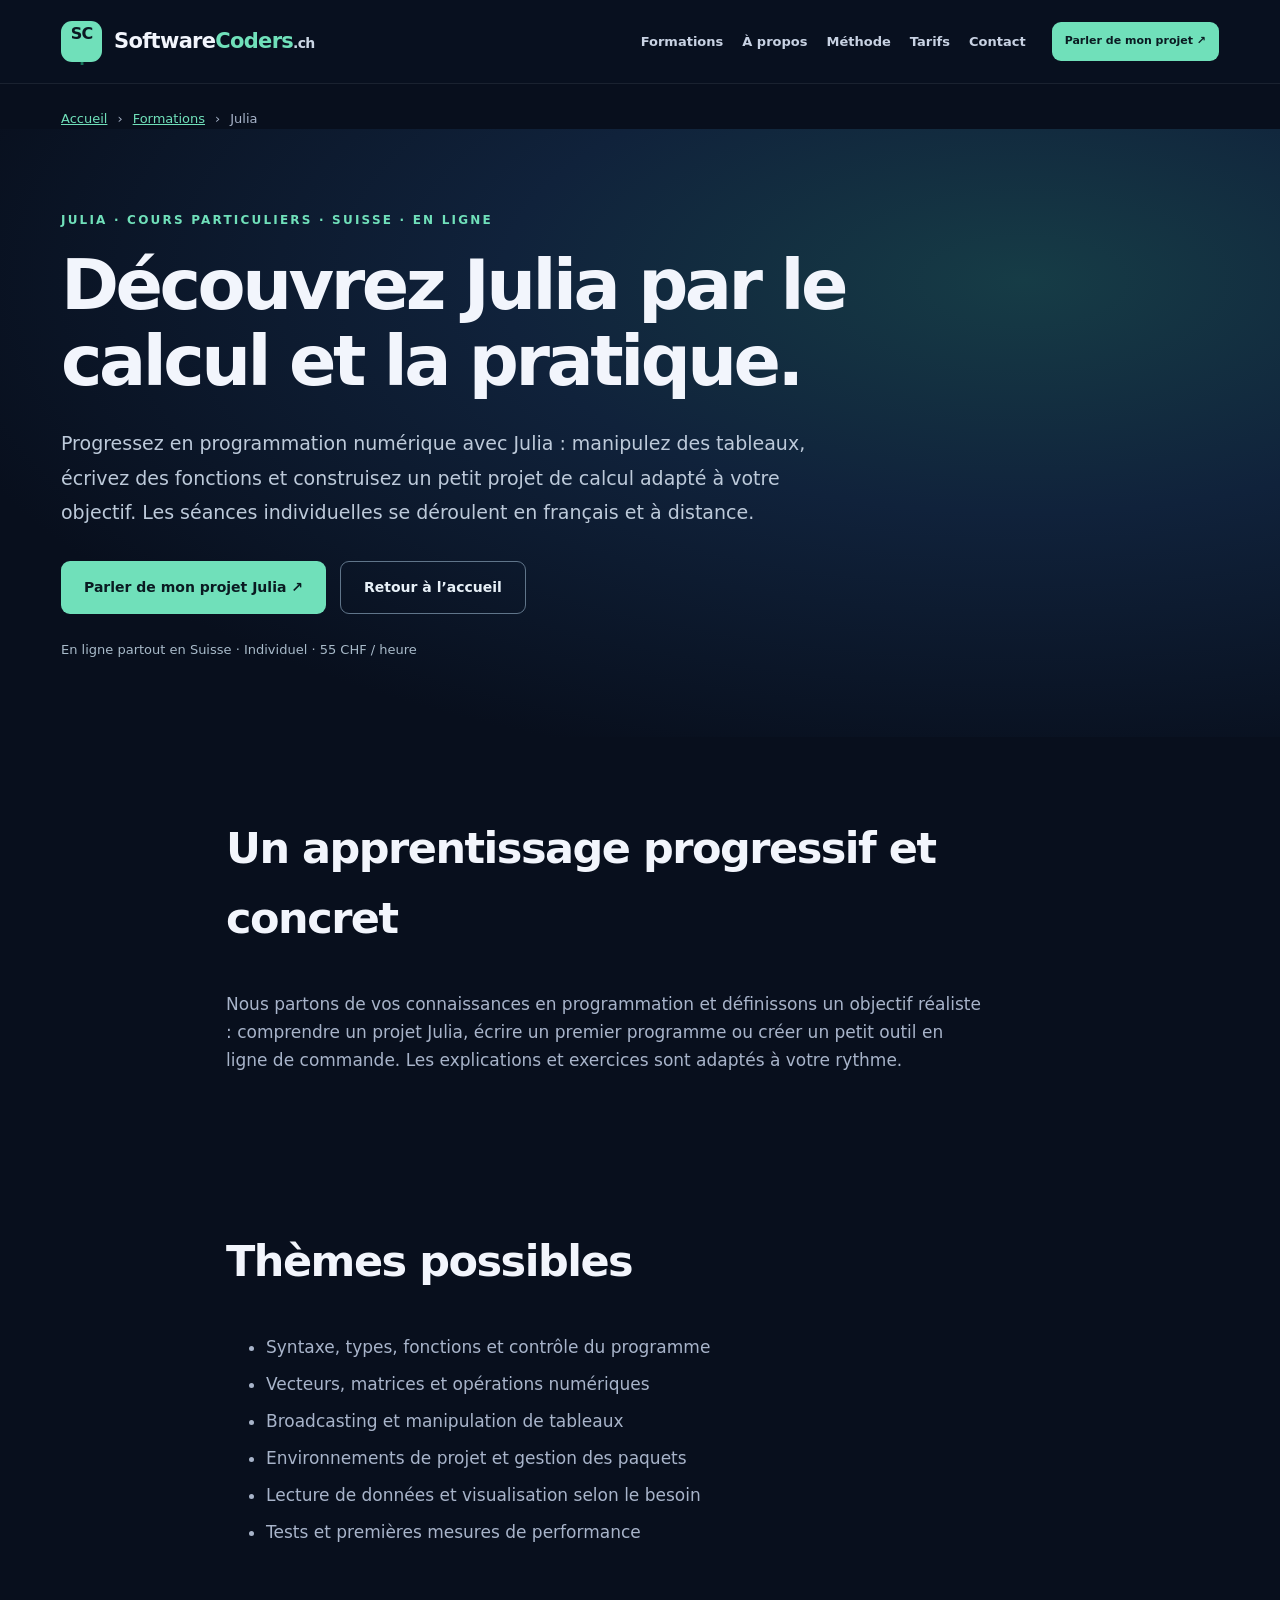
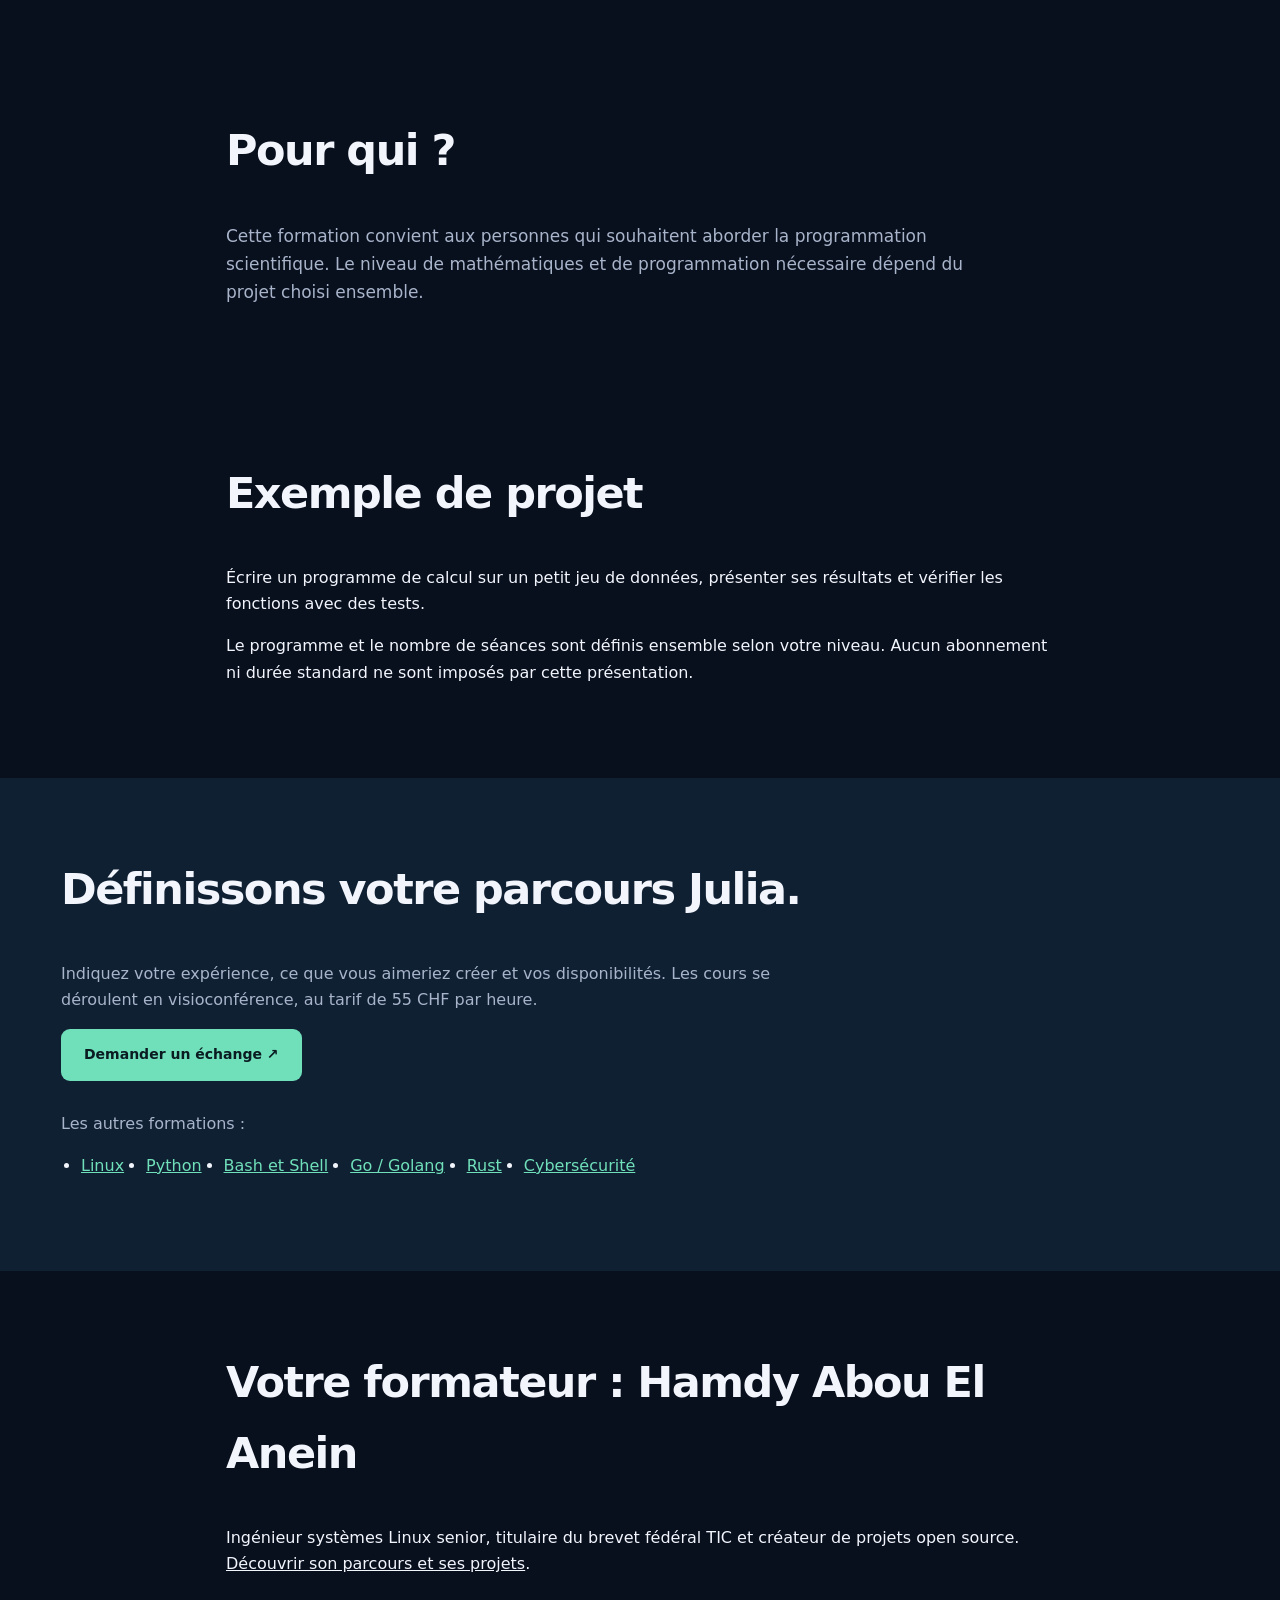
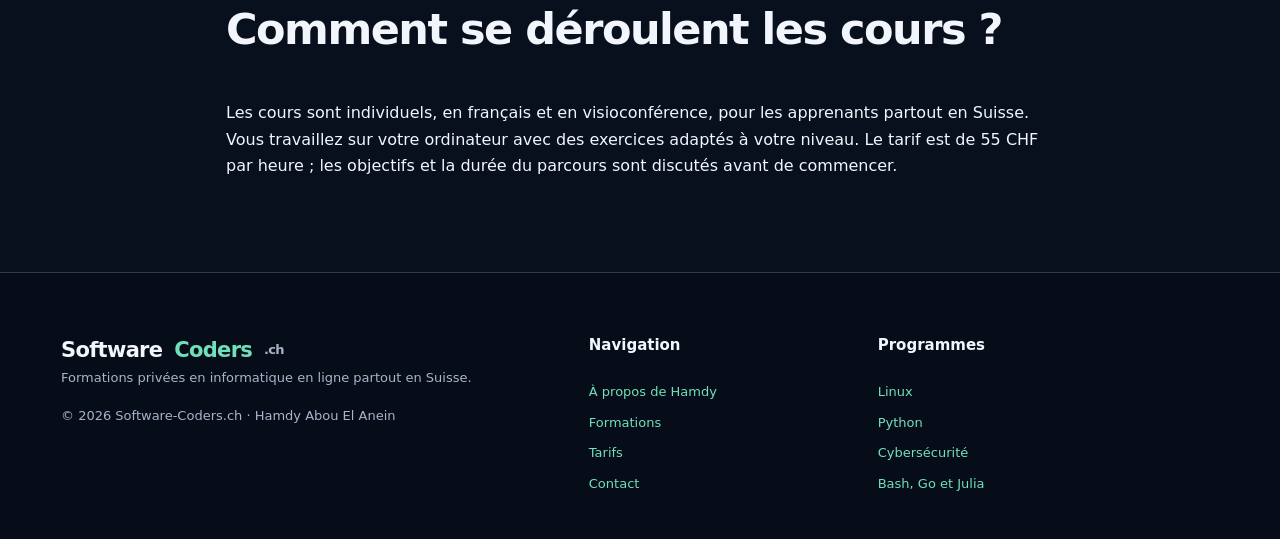
<file: formations/julia/index.html>
<!doctype html>
<!-- Developer: Hamdy Abou El Anein | Contact: info@software-coders.ch -->
<html lang="fr"><head><meta charset="utf-8"><meta name="viewport" content="width=device-width,initial-scale=1">
<meta name="description" content="Formation Julia en ligne en Suisse avec Hamdy Abou El Anein : cours individuels en français, exercices pratiques et programme sur mesure. 55 CHF/heure."><meta name="theme-color" content="#0b1221"><meta name="referrer" content="strict-origin-when-cross-origin">
<link rel="canonical" href="https://software-coders.ch/formations/julia/"><link rel="icon" type="image/svg+xml" href="/img/favicon.svg"><link rel="stylesheet" href="../../css/site.css">
<meta property="og:type" content="website"><meta property="og:locale" content="fr_CH"><meta property="og:title" content="Formation Julia en ligne en Suisse | Cours particuliers — Software-Coders.ch"><meta property="og:description" content="Formation Julia en ligne en Suisse avec Hamdy Abou El Anein : cours individuels en français, exercices pratiques et programme sur mesure. 55 CHF/heure."><meta property="og:url" content="https://software-coders.ch/formations/julia/"><meta property="og:image" content="https://software-coders.ch/img/linux-incident-arena-share.webp">
<title>Formation Julia en ligne en Suisse | Cours particuliers — Software-Coders.ch</title>

<script type="application/ld+json">{"@context": "https://schema.org", "@type": "Service", "name": "Formation Julia en ligne en Suisse", "url": "https://software-coders.ch/formations/julia/", "serviceType": "Cours particuliers Julia", "provider": {"@type": "Person", "@id": "https://software-coders.ch/hamdy-abou-el-anein/#person", "name": "Hamdy Abou El Anein", "url": "https://software-coders.ch/hamdy-abou-el-anein/"}, "areaServed": {"@type": "Country", "name": "Suisse"}, "offers": {"@type": "Offer", "priceSpecification": {"@type": "UnitPriceSpecification", "price": "55", "priceCurrency": "CHF", "unitText": "heure"}}}</script><script type="application/ld+json">{"@context": "https://schema.org", "@type": "BreadcrumbList", "itemListElement": [{"@type": "ListItem", "position": 1, "name": "Accueil", "item": "https://software-coders.ch/"}, {"@type": "ListItem", "position": 2, "name": "Formations", "item": "https://software-coders.ch/formations/"}, {"@type": "ListItem", "position": 3, "name": "Julia", "item": "https://software-coders.ch/formations/julia/"}]}</script></head><body><a class="skip" href="#contenu">Aller au contenu</a><header class="site-header"><div class="container nav"><a class="brand" href="/" aria-label="Software-Coders.ch — Accueil"><span class="brand-icon">SC<span>.</span></span><span>Software<span class="brand-accent">Coders</span><small>.ch</small></span></a><button class="menu-toggle" type="button" aria-controls="navigation" aria-expanded="false" aria-label="Ouvrir le menu"><span></span><span></span><span></span></button><nav id="navigation" class="nav-links" aria-label="Navigation principale"><a href="/formations/">Formations</a><a href="/hamdy-abou-el-anein/">À propos</a><a href="/#methode">Méthode</a><a href="/#tarifs">Tarifs</a><a href="/#contact">Contact</a></nav><a class="nav-cta" href="/#contact">Parler de mon projet ↗</a></div></header>
<main id="contenu"><nav class="container breadcrumbs" aria-label="Fil d’Ariane"><a href="/">Accueil</a> <span aria-hidden="true">›</span> <a href="/formations/">Formations</a> <span aria-hidden="true">›</span> <span aria-current="page">Julia</span></nav><section class="course-hero"><div class="container"><p class="eyebrow">JULIA · COURS PARTICULIERS · SUISSE · EN LIGNE</p><h1>Découvrez Julia par le calcul et la pratique.</h1><p class="course-lead">Progressez en programmation numérique avec Julia : manipulez des tableaux, écrivez des fonctions et construisez un petit projet de calcul adapté à votre objectif. Les séances individuelles se déroulent en français et à distance.</p><div class="hero-actions"><a class="button primary" href="/#contact">Parler de mon projet Julia ↗</a><a class="button ghost" href="/">Retour à l’accueil</a></div><p class="course-meta">En ligne partout en Suisse · Individuel · 55 CHF / heure</p></div></section>
<section class="section"><div class="container course-copy"><h2>Un apprentissage progressif et concret</h2><div class="course-prose">Nous partons de vos connaissances en programmation et définissons un objectif réaliste : comprendre un projet Julia, écrire un premier programme ou créer un petit outil en ligne de commande. Les explications et exercices sont adaptés à votre rythme.</div></div></section>
<section class="section"><div class="container course-copy"><h2>Thèmes possibles</h2><div class="course-prose"><ul><li>Syntaxe, types, fonctions et contrôle du programme</li><li>Vecteurs, matrices et opérations numériques</li><li>Broadcasting et manipulation de tableaux</li><li>Environnements de projet et gestion des paquets</li><li>Lecture de données et visualisation selon le besoin</li><li>Tests et premières mesures de performance</li></ul></div></div></section>
<section class="section"><div class="container course-copy"><h2>Pour qui ?</h2><div class="course-prose">Cette formation convient aux personnes qui souhaitent aborder la programmation scientifique. Le niveau de mathématiques et de programmation nécessaire dépend du projet choisi ensemble.</div></div></section>
<section class="section"><div class="container course-copy"><h2>Exemple de projet</h2><p>Écrire un programme de calcul sur un petit jeu de données, présenter ses résultats et vérifier les fonctions avec des tests.</p><p>Le programme et le nombre de séances sont définis ensemble selon votre niveau. Aucun abonnement ni durée standard ne sont imposés par cette présentation.</p></div></section><section class="section course-contact"><div class="container"><h2>Définissons votre parcours Julia.</h2><p>Indiquez votre expérience, ce que vous aimeriez créer et vos disponibilités. Les cours se déroulent en visioconférence, au tarif de 55 CHF par heure.</p><a class="button primary" href="/#contact">Demander un échange ↗</a><div class="course-more"><p>Les autres formations :</p><ul><li><a href="/formations/linux/">Linux</a></li><li><a href="/formations/python/">Python</a></li><li><a href="/formations/bash/">Bash et Shell</a></li><li><a href="/formations/go/">Go / Golang</a></li><li><a href="/formations/rust/">Rust</a></li><li><a href="/formations/cybersecurite/">Cybersécurité</a></li></ul></div></div></section><section class="section"><div class="container course-copy"><h2>Votre formateur : Hamdy Abou El Anein</h2><p>Ingénieur systèmes Linux senior, titulaire du brevet fédéral TIC et créateur de projets open source. <a href="/hamdy-abou-el-anein/">Découvrir son parcours et ses projets</a>.</p><h2>Comment se déroulent les cours ?</h2><p>Les cours sont individuels, en français et en visioconférence, pour les apprenants partout en Suisse. Vous travaillez sur votre ordinateur avec des exercices adaptés à votre niveau. Le tarif est de 55 CHF par heure ; les objectifs et la durée du parcours sont discutés avant de commencer.</p></div></section></main>
<footer class="footer"><div class="container footer-grid"><div><a class="brand" href="/">Software<span class="brand-accent">Coders</span><small>.ch</small></a><p>Formations privées en informatique en ligne partout en Suisse.</p><small>© 2026 Software-Coders.ch · Hamdy Abou El Anein</small></div><div><h3>Navigation</h3><a href="/hamdy-abou-el-anein/">À propos de Hamdy</a><a href="/formations/">Formations</a><a href="/#tarifs">Tarifs</a><a href="/#contact">Contact</a></div><div><h3>Programmes</h3><a href="/formations/linux/">Linux</a><a href="/formations/python/">Python</a><a href="/formations/cybersecurite/">Cybersécurité</a><a href="/formations/autres/">Bash, Go et Julia</a></div></div></footer><script src="../../js/site.js" defer></script></body></html>
</file>
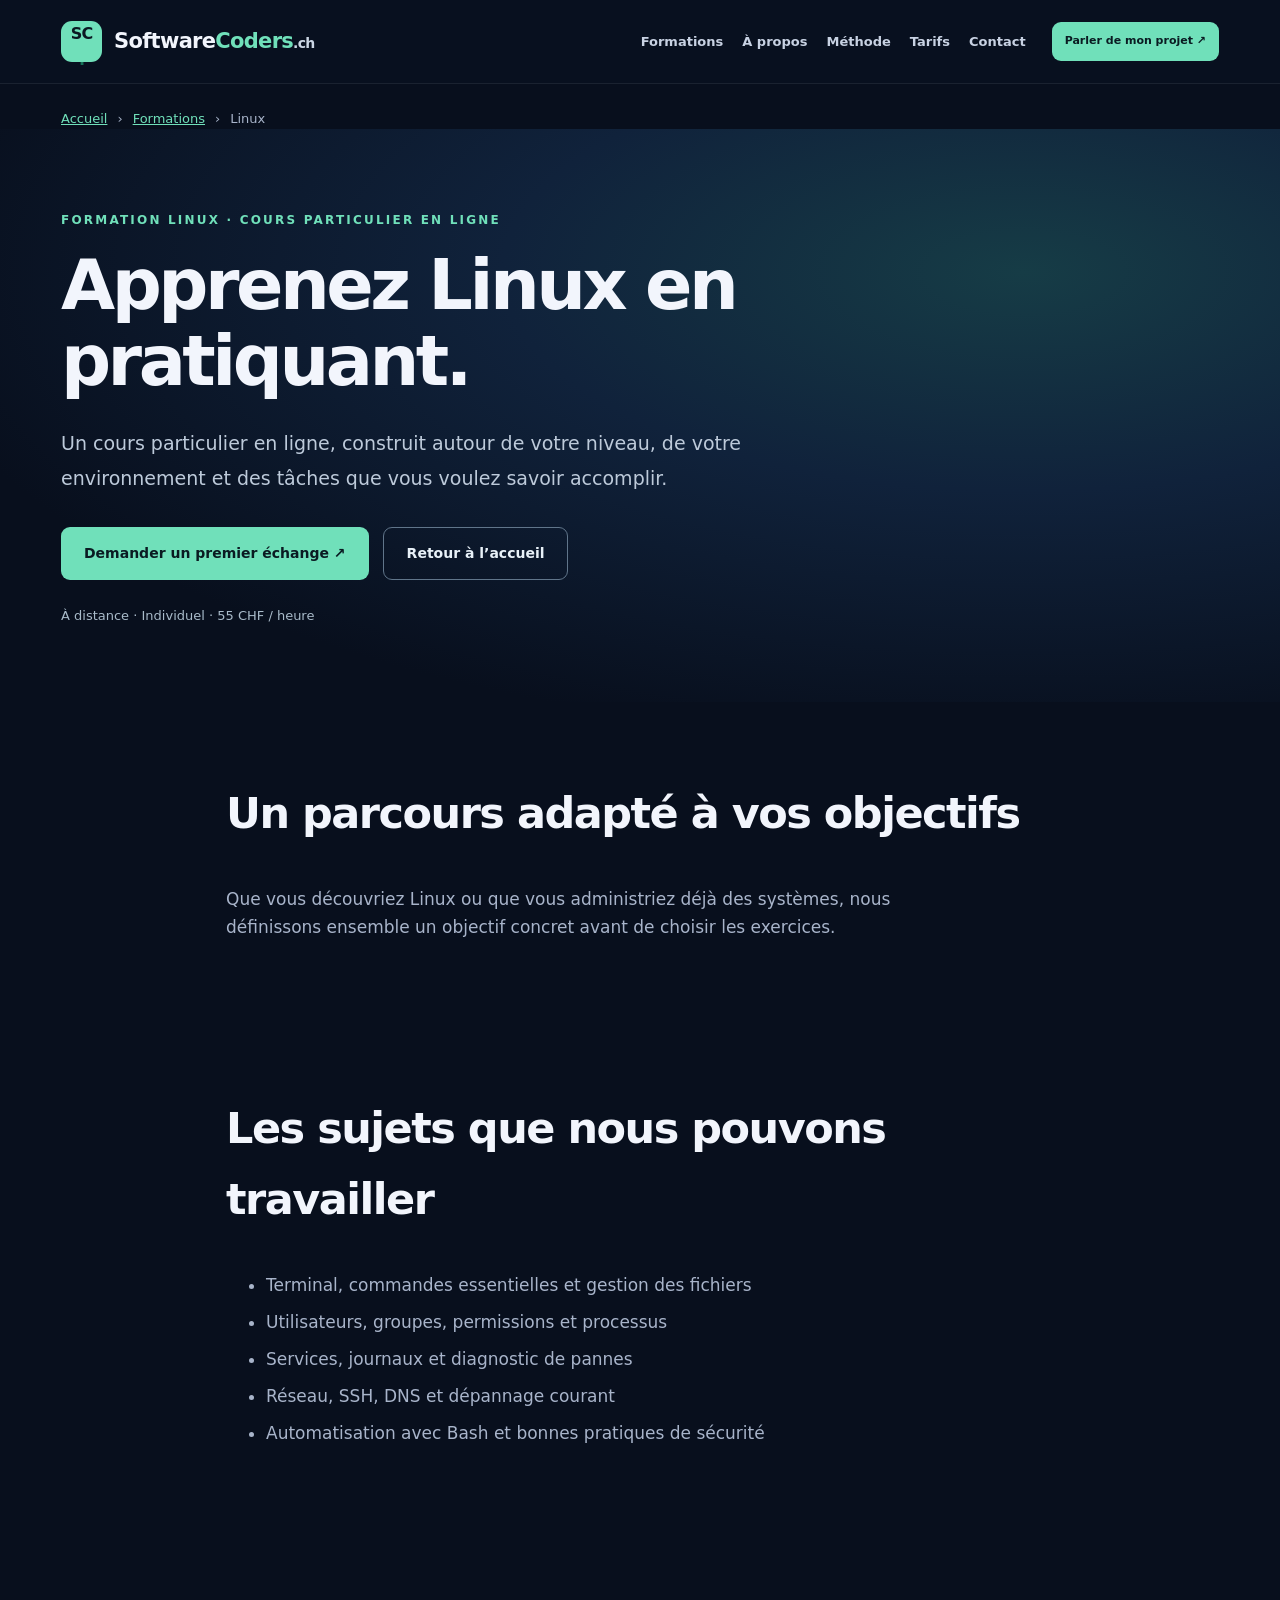
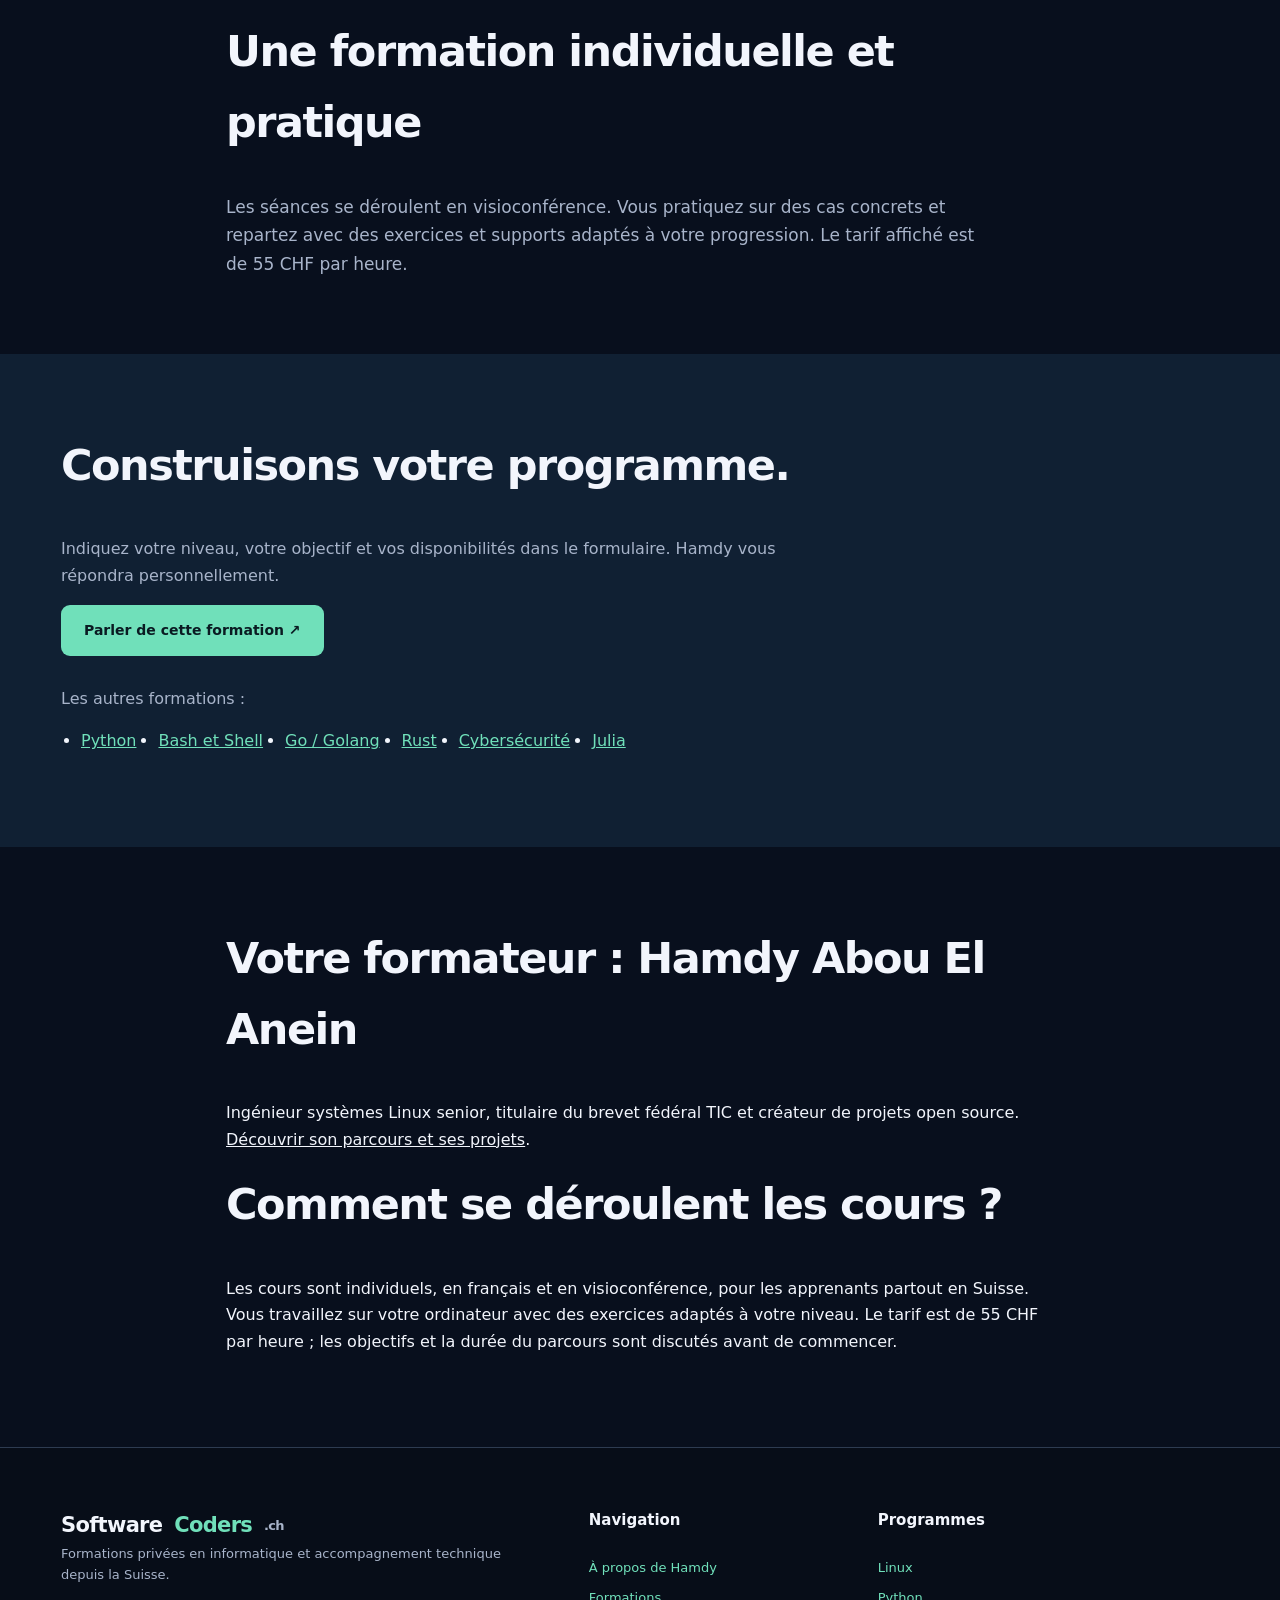
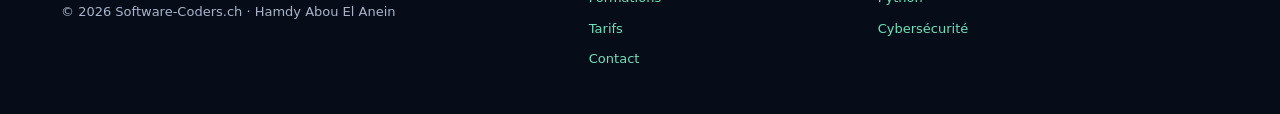
<file: formations/linux/index.html>
<!doctype html>
<!-- Developer: Hamdy Abou El Anein | Contact: info@software-coders.ch -->
<html lang="fr"><head><meta charset="utf-8"><meta name="viewport" content="width=device-width,initial-scale=1">
<meta name="description" content="Cours particulier Linux en ligne avec Hamdy Abou El Anein, ingénieur systèmes Linux senior en Suisse. Terminal, administration, services, réseau et dépannage. 55 CHF/heure."><meta name="theme-color" content="#0b1221"><meta name="referrer" content="strict-origin-when-cross-origin">
<link rel="canonical" href="https://software-coders.ch/formations/linux/"><link rel="icon" type="image/svg+xml" href="/img/favicon.svg"><link rel="stylesheet" href="../../css/site.css">
<meta property="og:type" content="website"><meta property="og:locale" content="fr_CH"><meta property="og:title" content="Formation Linux en ligne en Suisse | Cours particuliers — Software-Coders.ch"><meta property="og:description" content="Cours particulier Linux en ligne avec Hamdy Abou El Anein, ingénieur systèmes Linux senior en Suisse. Terminal, administration, services, réseau et dépannage. 55 CHF/heure."><meta property="og:url" content="https://software-coders.ch/formations/linux/"><meta property="og:image" content="https://software-coders.ch/img/linux-incident-arena-share.webp">
<title>Formation Linux en ligne en Suisse | Cours particuliers — Software-Coders.ch</title>

<script type="application/ld+json">{"@context": "https://schema.org", "@type": "Service", "name": "Formation Linux en ligne en Suisse", "url": "https://software-coders.ch/formations/linux/", "serviceType": "Cours particuliers Linux", "provider": {"@type": "Person", "@id": "https://software-coders.ch/hamdy-abou-el-anein/#person", "name": "Hamdy Abou El Anein", "url": "https://software-coders.ch/hamdy-abou-el-anein/"}, "areaServed": {"@type": "Country", "name": "Suisse"}, "offers": {"@type": "Offer", "priceSpecification": {"@type": "UnitPriceSpecification", "price": "55", "priceCurrency": "CHF", "unitText": "heure"}}}</script><script type="application/ld+json">{"@context": "https://schema.org", "@type": "BreadcrumbList", "itemListElement": [{"@type": "ListItem", "position": 1, "name": "Accueil", "item": "https://software-coders.ch/"}, {"@type": "ListItem", "position": 2, "name": "Formations", "item": "https://software-coders.ch/formations/"}, {"@type": "ListItem", "position": 3, "name": "Linux", "item": "https://software-coders.ch/formations/linux/"}]}</script></head><body><a class="skip" href="#contenu">Aller au contenu</a><header class="site-header"><div class="container nav">
<a class="brand" href="/" aria-label="Software-Coders.ch — Accueil"><span class="brand-icon">SC<span>.</span></span><span>Software<span class="brand-accent">Coders</span><small>.ch</small></span></a>
<button class="menu-toggle" type="button" aria-controls="navigation" aria-expanded="false" aria-label="Ouvrir le menu"><span></span><span></span><span></span></button><nav id="navigation" class="nav-links" aria-label="Navigation principale"><a href="/formations/">Formations</a><a href="/hamdy-abou-el-anein/">À propos</a><a href="/#methode">Méthode</a><a href="/#tarifs">Tarifs</a><a href="/#contact">Contact</a></nav><a class="nav-cta" href="/#contact">Parler de mon projet ↗</a>
</div></header><main id="contenu"><nav class="container breadcrumbs" aria-label="Fil d’Ariane"><a href="/">Accueil</a> <span aria-hidden="true">›</span> <a href="/formations/">Formations</a> <span aria-hidden="true">›</span> <span aria-current="page">Linux</span></nav><section class="course-hero"><div class="container"><p class="eyebrow">FORMATION LINUX · COURS PARTICULIER EN LIGNE</p><h1>Apprenez Linux en pratiquant.</h1><p class="course-lead">Un cours particulier en ligne, construit autour de votre niveau, de votre environnement et des tâches que vous voulez savoir accomplir.</p><div class="hero-actions"><a class="button primary" href="/#contact">Demander un premier échange ↗</a><a class="button ghost" href="/">Retour à l’accueil</a></div><p class="course-meta">À distance · Individuel · 55 CHF / heure</p></div></section><section class="section"><div class="container course-copy"><h2>Un parcours adapté à vos objectifs</h2><div class="course-prose">Que vous découvriez Linux ou que vous administriez déjà des systèmes, nous définissons ensemble un objectif concret avant de choisir les exercices.</div></div></section><section class="section"><div class="container course-copy"><h2>Les sujets que nous pouvons travailler</h2><div class="course-prose"><ul><li>Terminal, commandes essentielles et gestion des fichiers</li><li>Utilisateurs, groupes, permissions et processus</li><li>Services, journaux et diagnostic de pannes</li><li>Réseau, SSH, DNS et dépannage courant</li><li>Automatisation avec Bash et bonnes pratiques de sécurité</li></ul></div></div></section><section class="section"><div class="container course-copy"><h2>Une formation individuelle et pratique</h2><div class="course-prose">Les séances se déroulent en visioconférence. Vous pratiquez sur des cas concrets et repartez avec des exercices et supports adaptés à votre progression. Le tarif affiché est de 55 CHF par heure.</div></div></section><section class="section course-contact"><div class="container"><h2>Construisons votre programme.</h2><p>Indiquez votre niveau, votre objectif et vos disponibilités dans le formulaire. Hamdy vous répondra personnellement.</p><a class="button primary" href="/#contact">Parler de cette formation ↗</a><div class="course-more"><p>Les autres formations :</p><ul><li><a href="/formations/python/">Python</a></li><li><a href="/formations/bash/">Bash et Shell</a></li><li><a href="/formations/go/">Go / Golang</a></li><li><a href="/formations/rust/">Rust</a></li><li><a href="/formations/cybersecurite/">Cybersécurité</a></li><li><a href="/formations/julia/">Julia</a></li></ul></div></div></section><section class="section"><div class="container course-copy"><h2>Votre formateur : Hamdy Abou El Anein</h2><p>Ingénieur systèmes Linux senior, titulaire du brevet fédéral TIC et créateur de projets open source. <a href="/hamdy-abou-el-anein/">Découvrir son parcours et ses projets</a>.</p><h2>Comment se déroulent les cours ?</h2><p>Les cours sont individuels, en français et en visioconférence, pour les apprenants partout en Suisse. Vous travaillez sur votre ordinateur avec des exercices adaptés à votre niveau. Le tarif est de 55 CHF par heure ; les objectifs et la durée du parcours sont discutés avant de commencer.</p></div></section></main><footer class="footer"><div class="container footer-grid"><div><a class="brand" href="/">Software<span class="brand-accent">Coders</span><small>.ch</small></a><p>Formations privées en informatique et accompagnement technique depuis la Suisse.</p><small>© 2026 Software-Coders.ch · Hamdy Abou El Anein</small></div><div><h3>Navigation</h3><a href="/hamdy-abou-el-anein/">À propos de Hamdy</a><a href="/formations/">Formations</a><a href="/#tarifs">Tarifs</a><a href="/#contact">Contact</a></div><div><h3>Programmes</h3><a href="/formations/linux/">Linux</a><a href="/formations/python/">Python</a><a href="/formations/cybersecurite/">Cybersécurité</a></div></div></footer><script src="../../js/site.js" defer></script></body></html>
</file>
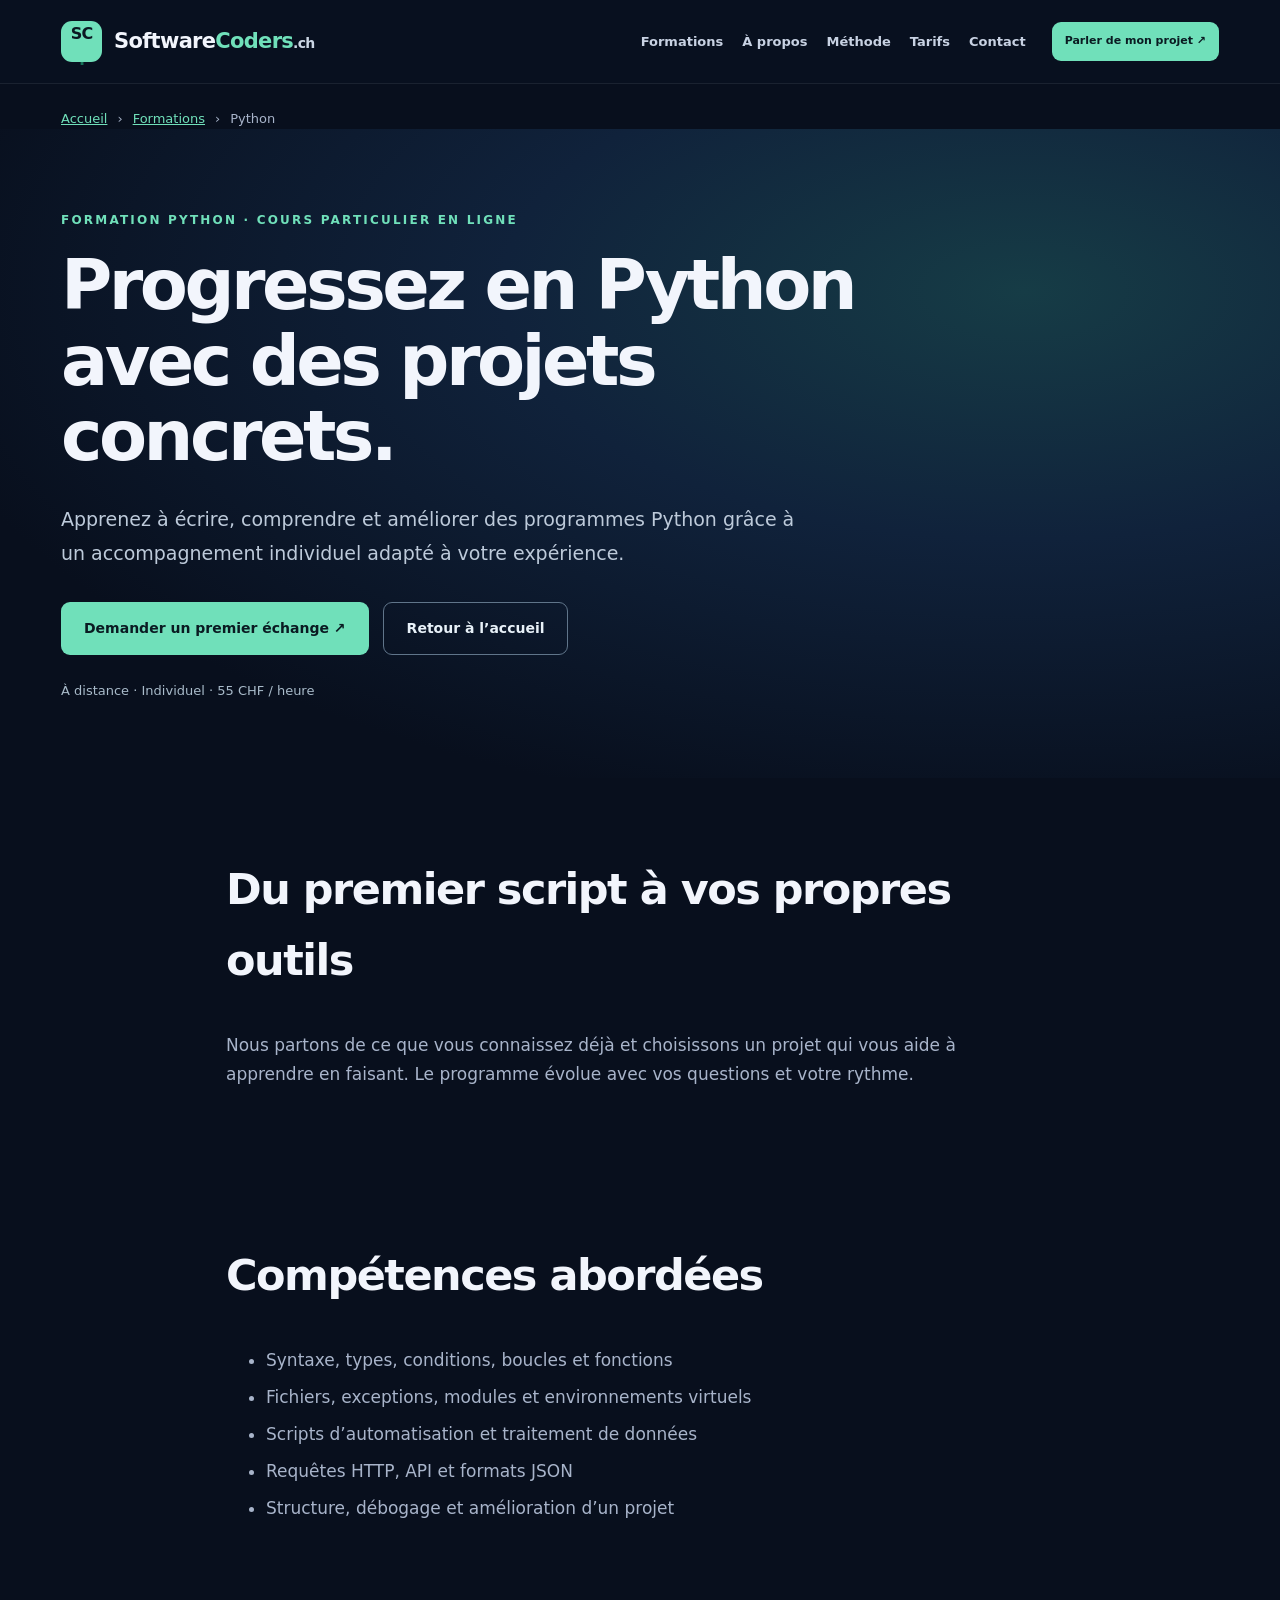
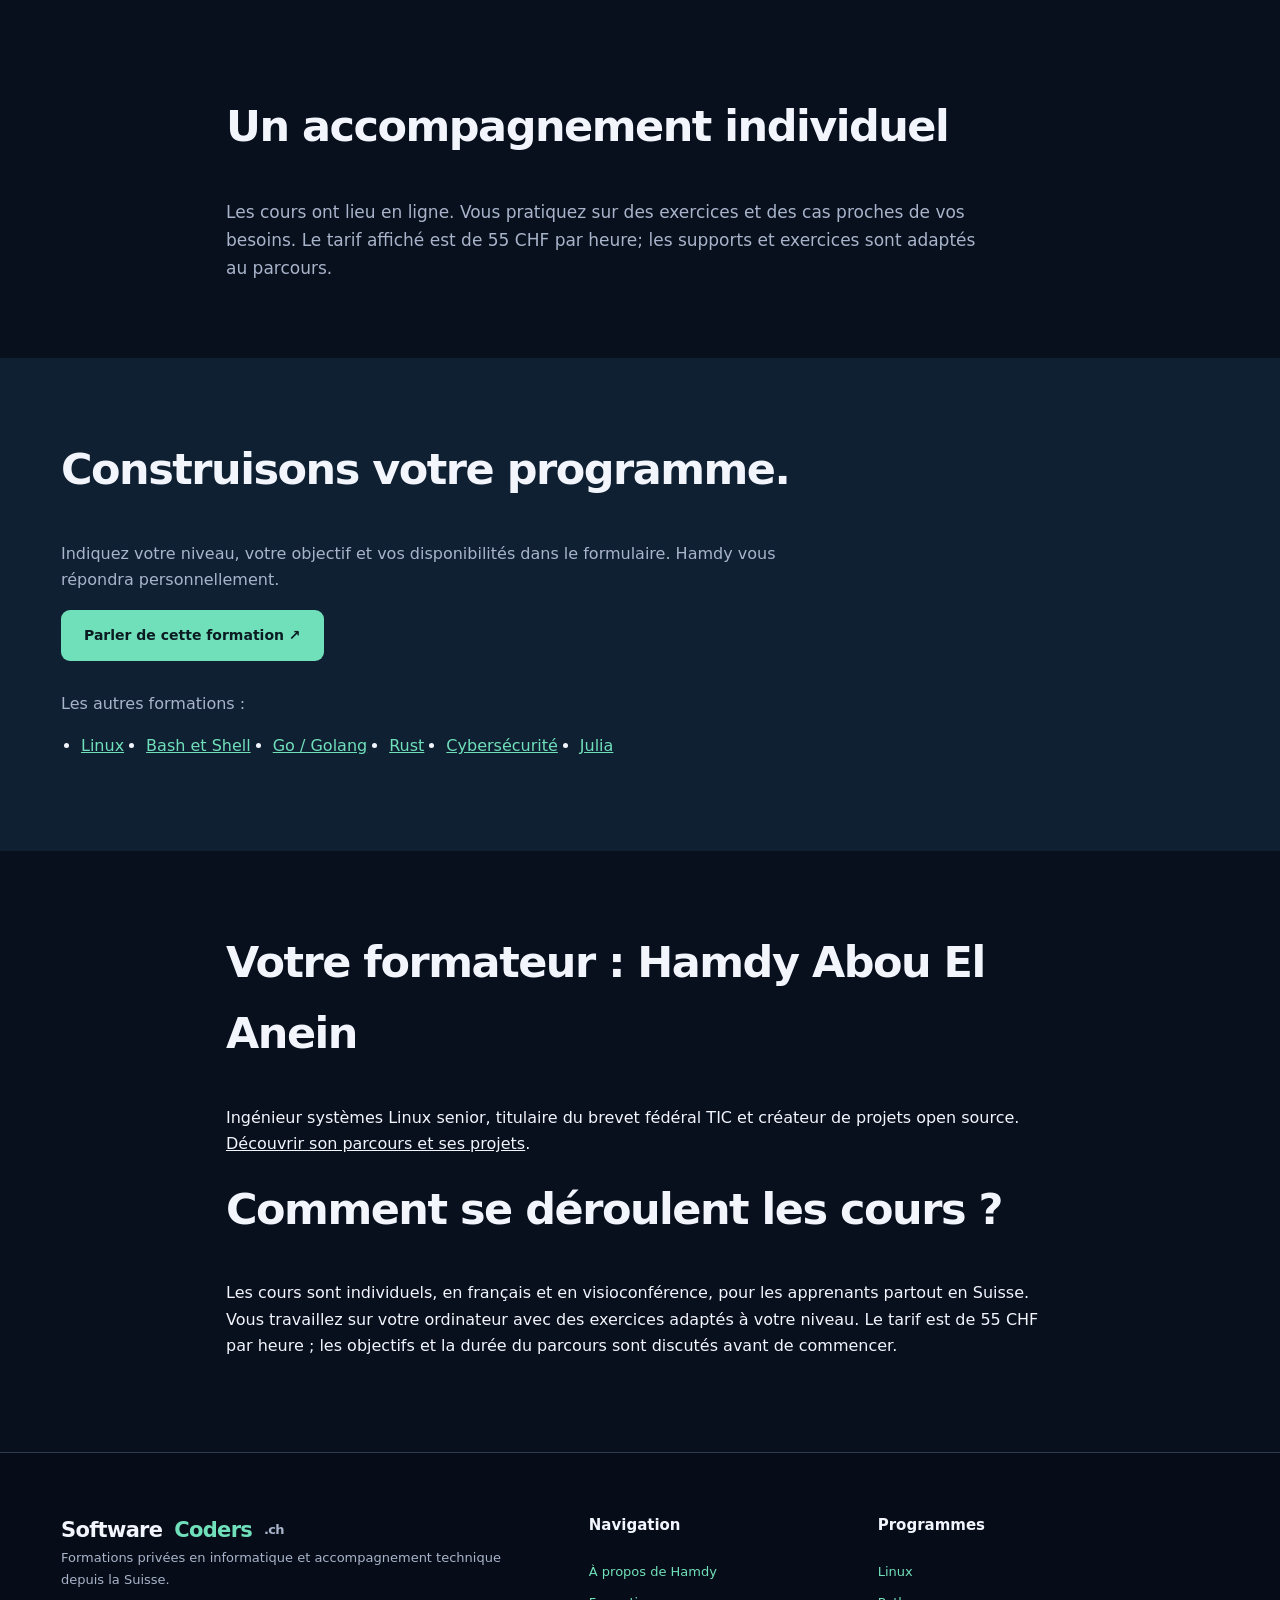
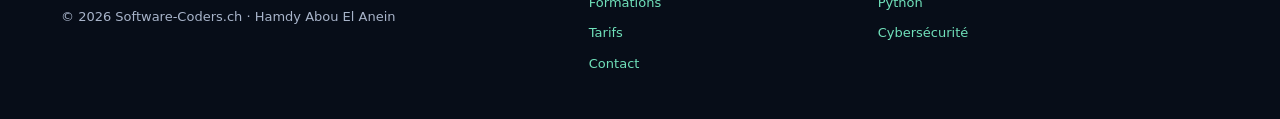
<file: formations/python/index.html>
<!doctype html>
<!-- Developer: Hamdy Abou El Anein | Contact: info@software-coders.ch -->
<html lang="fr"><head><meta charset="utf-8"><meta name="viewport" content="width=device-width,initial-scale=1">
<meta name="description" content="Cours particulier Python en ligne avec Hamdy Abou El Anein, formateur informatique en Suisse. Bases, scripts, automatisation, fichiers, API et projets pratiques. 55 CHF/heure."><meta name="theme-color" content="#0b1221"><meta name="referrer" content="strict-origin-when-cross-origin">
<link rel="canonical" href="https://software-coders.ch/formations/python/"><link rel="icon" type="image/svg+xml" href="/img/favicon.svg"><link rel="stylesheet" href="../../css/site.css">
<meta property="og:type" content="website"><meta property="og:locale" content="fr_CH"><meta property="og:title" content="Formation Python en ligne en Suisse | Cours particuliers — Software-Coders.ch"><meta property="og:description" content="Cours particulier Python en ligne avec Hamdy Abou El Anein, formateur informatique en Suisse. Bases, scripts, automatisation, fichiers, API et projets pratiques. 55 CHF/heure."><meta property="og:url" content="https://software-coders.ch/formations/python/"><meta property="og:image" content="https://software-coders.ch/img/linux-incident-arena-share.webp">
<title>Formation Python en ligne en Suisse | Cours particuliers — Software-Coders.ch</title>

<script type="application/ld+json">{"@context": "https://schema.org", "@type": "Service", "name": "Formation Python en ligne en Suisse", "url": "https://software-coders.ch/formations/python/", "serviceType": "Cours particuliers Python", "provider": {"@type": "Person", "@id": "https://software-coders.ch/hamdy-abou-el-anein/#person", "name": "Hamdy Abou El Anein", "url": "https://software-coders.ch/hamdy-abou-el-anein/"}, "areaServed": {"@type": "Country", "name": "Suisse"}, "offers": {"@type": "Offer", "priceSpecification": {"@type": "UnitPriceSpecification", "price": "55", "priceCurrency": "CHF", "unitText": "heure"}}}</script><script type="application/ld+json">{"@context": "https://schema.org", "@type": "BreadcrumbList", "itemListElement": [{"@type": "ListItem", "position": 1, "name": "Accueil", "item": "https://software-coders.ch/"}, {"@type": "ListItem", "position": 2, "name": "Formations", "item": "https://software-coders.ch/formations/"}, {"@type": "ListItem", "position": 3, "name": "Python", "item": "https://software-coders.ch/formations/python/"}]}</script></head><body><a class="skip" href="#contenu">Aller au contenu</a><header class="site-header"><div class="container nav">
<a class="brand" href="/" aria-label="Software-Coders.ch — Accueil"><span class="brand-icon">SC<span>.</span></span><span>Software<span class="brand-accent">Coders</span><small>.ch</small></span></a>
<button class="menu-toggle" type="button" aria-controls="navigation" aria-expanded="false" aria-label="Ouvrir le menu"><span></span><span></span><span></span></button><nav id="navigation" class="nav-links" aria-label="Navigation principale"><a href="/formations/">Formations</a><a href="/hamdy-abou-el-anein/">À propos</a><a href="/#methode">Méthode</a><a href="/#tarifs">Tarifs</a><a href="/#contact">Contact</a></nav><a class="nav-cta" href="/#contact">Parler de mon projet ↗</a>
</div></header><main id="contenu"><nav class="container breadcrumbs" aria-label="Fil d’Ariane"><a href="/">Accueil</a> <span aria-hidden="true">›</span> <a href="/formations/">Formations</a> <span aria-hidden="true">›</span> <span aria-current="page">Python</span></nav><section class="course-hero"><div class="container"><p class="eyebrow">FORMATION PYTHON · COURS PARTICULIER EN LIGNE</p><h1>Progressez en Python avec des projets concrets.</h1><p class="course-lead">Apprenez à écrire, comprendre et améliorer des programmes Python grâce à un accompagnement individuel adapté à votre expérience.</p><div class="hero-actions"><a class="button primary" href="/#contact">Demander un premier échange ↗</a><a class="button ghost" href="/">Retour à l’accueil</a></div><p class="course-meta">À distance · Individuel · 55 CHF / heure</p></div></section><section class="section"><div class="container course-copy"><h2>Du premier script à vos propres outils</h2><div class="course-prose">Nous partons de ce que vous connaissez déjà et choisissons un projet qui vous aide à apprendre en faisant. Le programme évolue avec vos questions et votre rythme.</div></div></section><section class="section"><div class="container course-copy"><h2>Compétences abordées</h2><div class="course-prose"><ul><li>Syntaxe, types, conditions, boucles et fonctions</li><li>Fichiers, exceptions, modules et environnements virtuels</li><li>Scripts d’automatisation et traitement de données</li><li>Requêtes HTTP, API et formats JSON</li><li>Structure, débogage et amélioration d’un projet</li></ul></div></div></section><section class="section"><div class="container course-copy"><h2>Un accompagnement individuel</h2><div class="course-prose">Les cours ont lieu en ligne. Vous pratiquez sur des exercices et des cas proches de vos besoins. Le tarif affiché est de 55 CHF par heure; les supports et exercices sont adaptés au parcours.</div></div></section><section class="section course-contact"><div class="container"><h2>Construisons votre programme.</h2><p>Indiquez votre niveau, votre objectif et vos disponibilités dans le formulaire. Hamdy vous répondra personnellement.</p><a class="button primary" href="/#contact">Parler de cette formation ↗</a><div class="course-more"><p>Les autres formations :</p><ul><li><a href="/formations/linux/">Linux</a></li><li><a href="/formations/bash/">Bash et Shell</a></li><li><a href="/formations/go/">Go / Golang</a></li><li><a href="/formations/rust/">Rust</a></li><li><a href="/formations/cybersecurite/">Cybersécurité</a></li><li><a href="/formations/julia/">Julia</a></li></ul></div></div></section><section class="section"><div class="container course-copy"><h2>Votre formateur : Hamdy Abou El Anein</h2><p>Ingénieur systèmes Linux senior, titulaire du brevet fédéral TIC et créateur de projets open source. <a href="/hamdy-abou-el-anein/">Découvrir son parcours et ses projets</a>.</p><h2>Comment se déroulent les cours ?</h2><p>Les cours sont individuels, en français et en visioconférence, pour les apprenants partout en Suisse. Vous travaillez sur votre ordinateur avec des exercices adaptés à votre niveau. Le tarif est de 55 CHF par heure ; les objectifs et la durée du parcours sont discutés avant de commencer.</p></div></section></main><footer class="footer"><div class="container footer-grid"><div><a class="brand" href="/">Software<span class="brand-accent">Coders</span><small>.ch</small></a><p>Formations privées en informatique et accompagnement technique depuis la Suisse.</p><small>© 2026 Software-Coders.ch · Hamdy Abou El Anein</small></div><div><h3>Navigation</h3><a href="/hamdy-abou-el-anein/">À propos de Hamdy</a><a href="/formations/">Formations</a><a href="/#tarifs">Tarifs</a><a href="/#contact">Contact</a></div><div><h3>Programmes</h3><a href="/formations/linux/">Linux</a><a href="/formations/python/">Python</a><a href="/formations/cybersecurite/">Cybersécurité</a></div></div></footer><script src="../../js/site.js" defer></script></body></html>
</file>
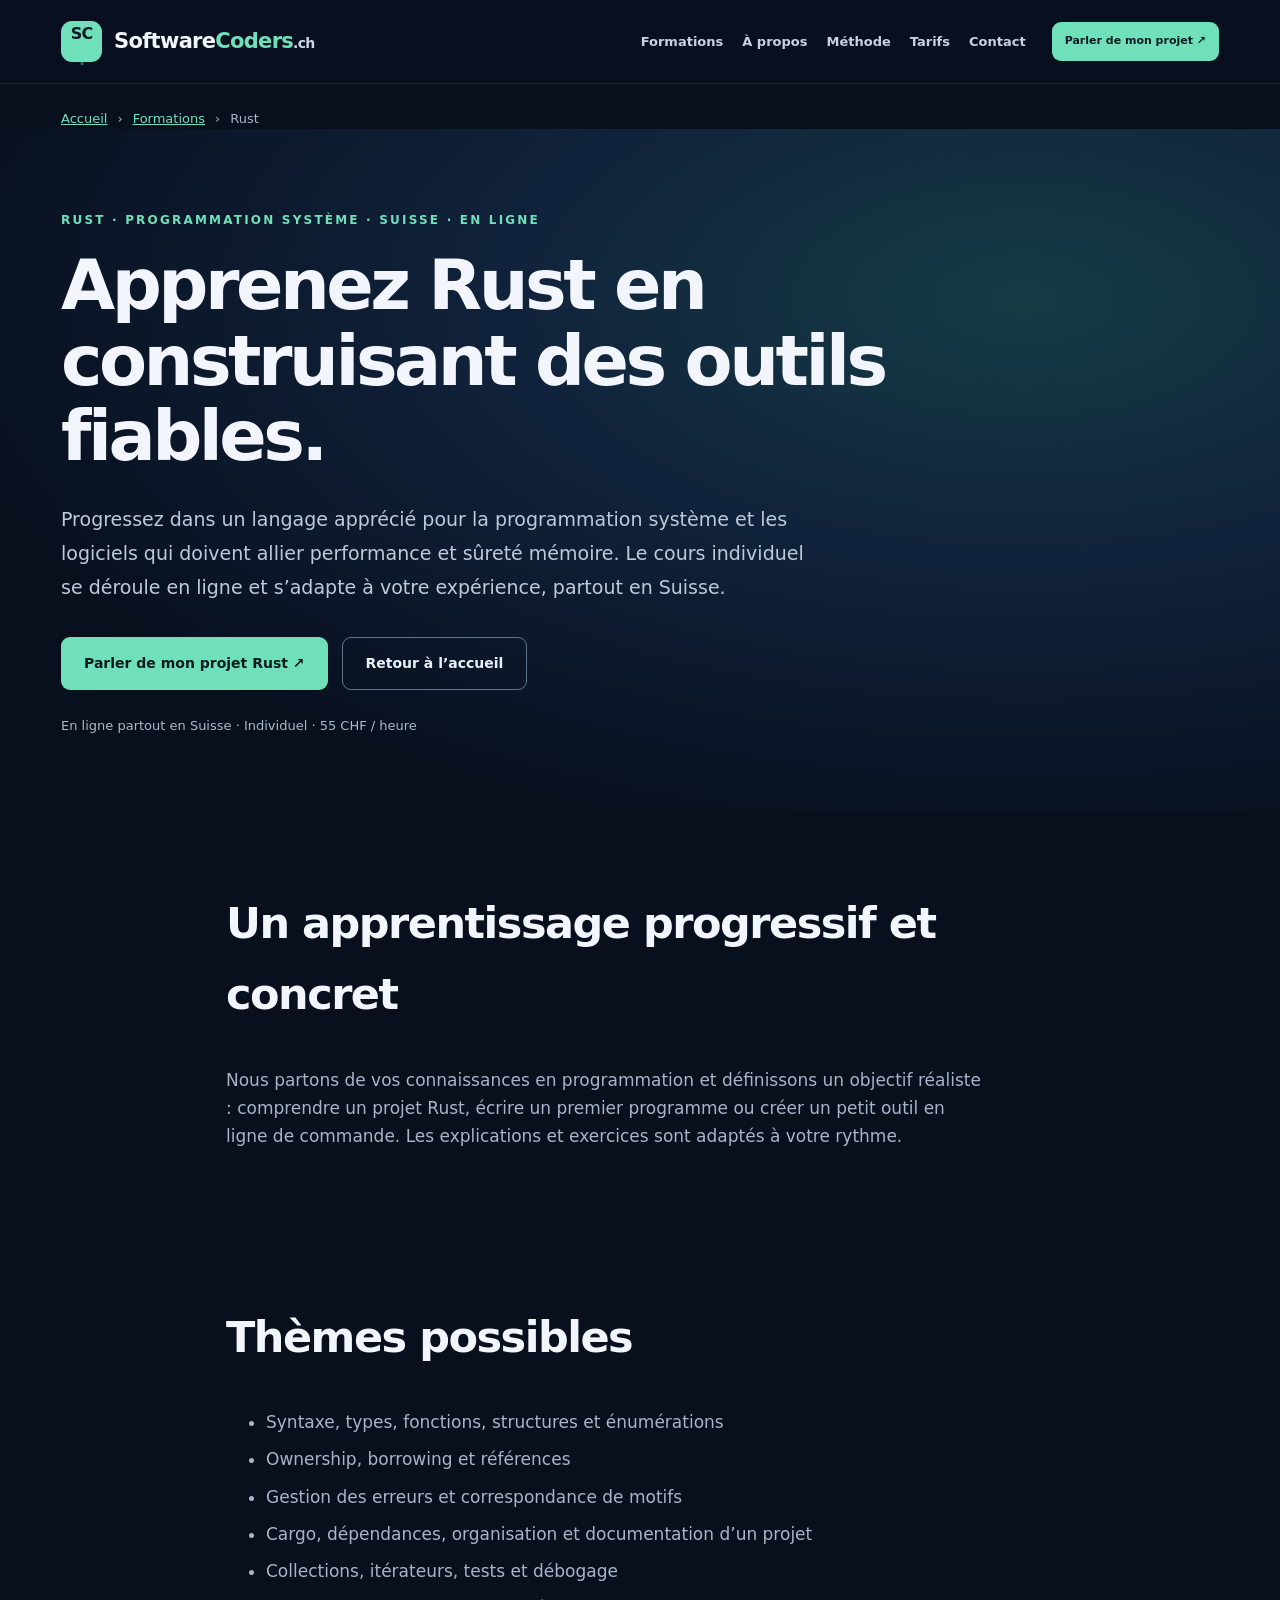
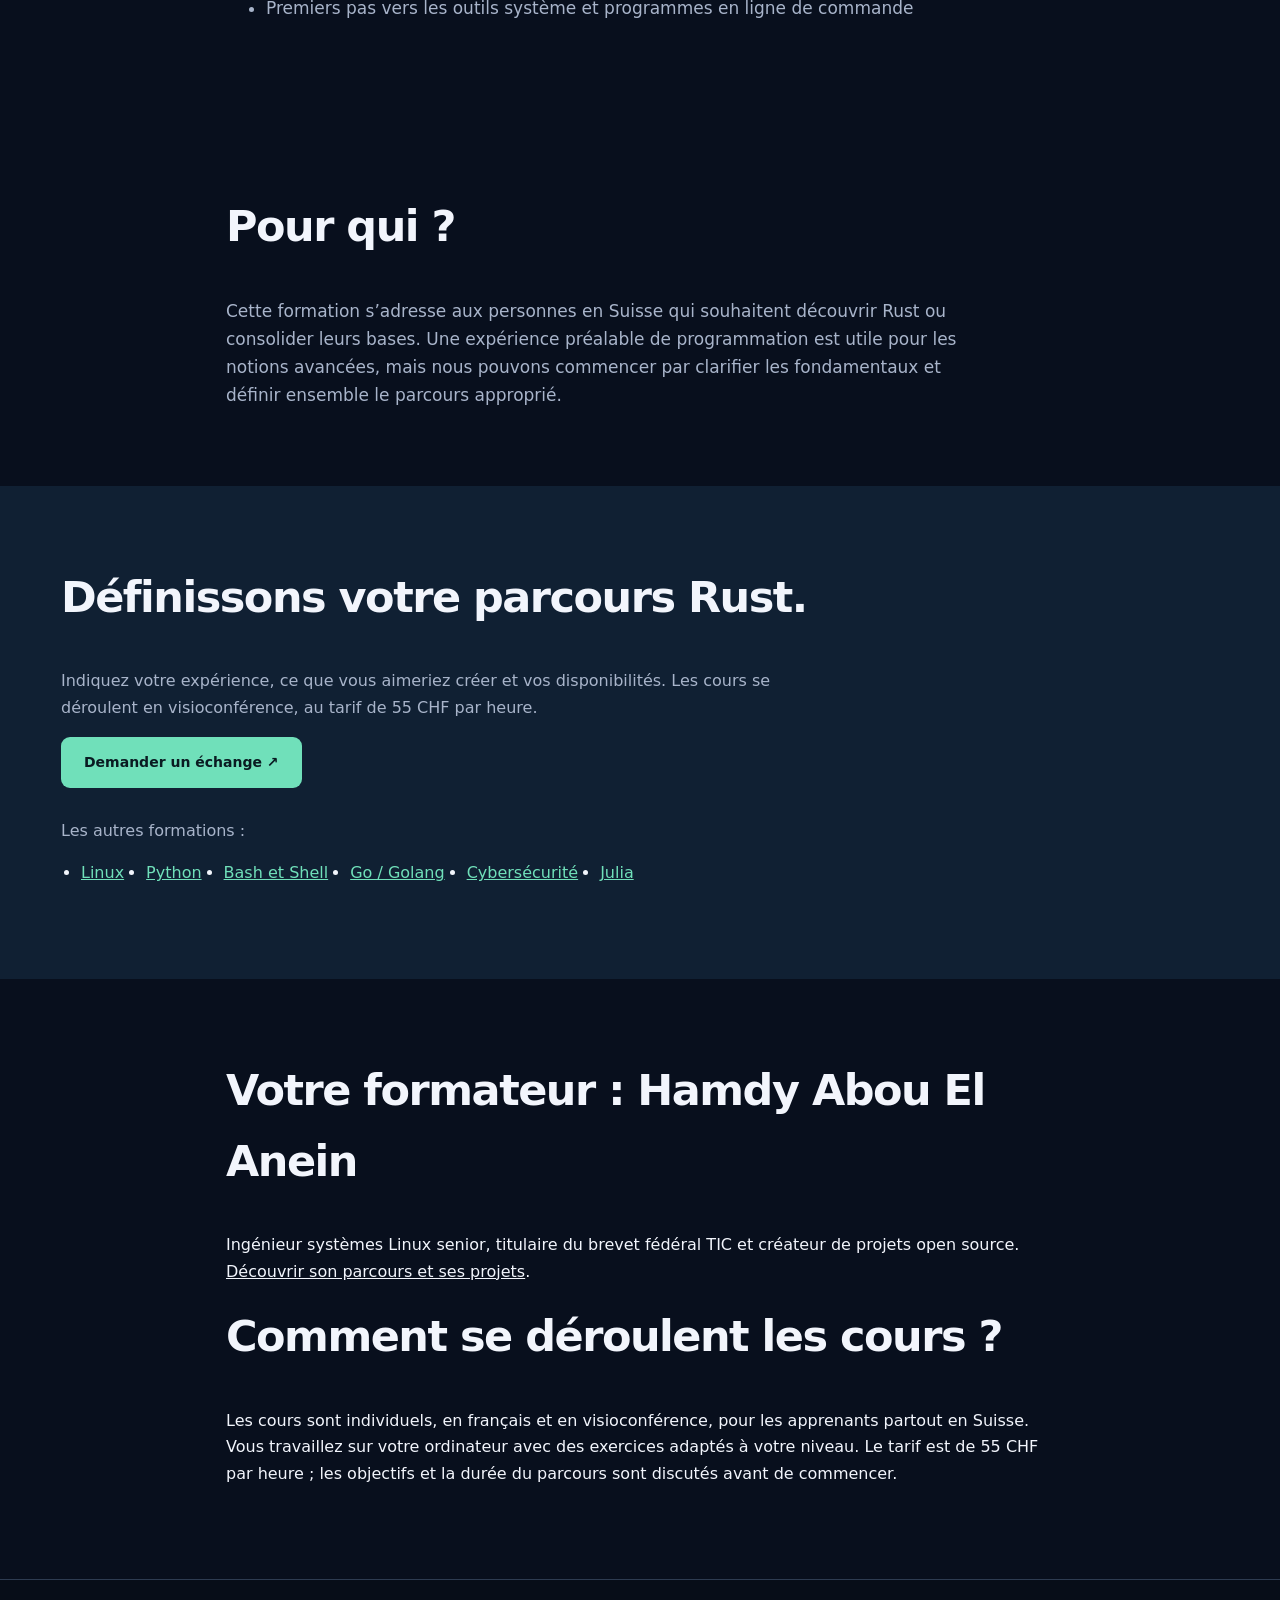
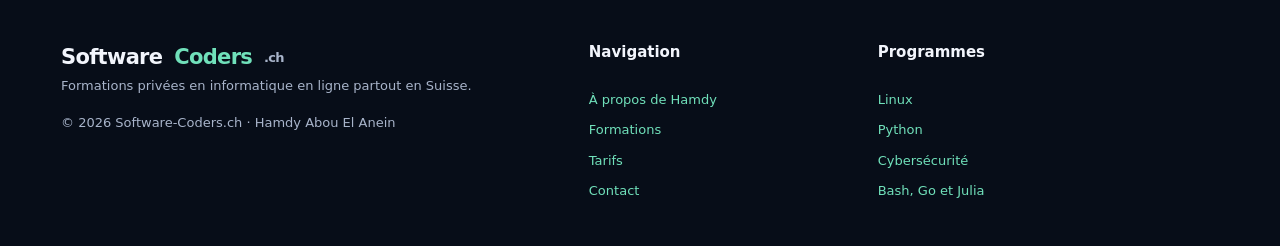
<file: formations/rust/index.html>
<!doctype html>
<!-- Developer: Hamdy Abou El Anein | Contact: info@software-coders.ch -->
<html lang="fr"><head><meta charset="utf-8"><meta name="viewport" content="width=device-width,initial-scale=1">
<meta name="description" content="Formation Rust en ligne en Suisse : ownership, borrowing, Cargo et programmation système, en cours individuel adapté à votre niveau. 55 CHF/heure."><meta name="theme-color" content="#0b1221"><meta name="referrer" content="strict-origin-when-cross-origin">
<link rel="canonical" href="https://software-coders.ch/formations/rust/"><link rel="icon" type="image/svg+xml" href="/img/favicon.svg"><link rel="stylesheet" href="../../css/site.css">
<meta property="og:type" content="website"><meta property="og:locale" content="fr_CH"><meta property="og:title" content="Formation Rust en ligne en Suisse | Cours particuliers — Software-Coders.ch"><meta property="og:description" content="Progressez en Rust avec des cours particuliers en ligne partout en Suisse : ownership, borrowing, Cargo et projets concrets."><meta property="og:url" content="https://software-coders.ch/formations/rust/"><meta property="og:image" content="https://software-coders.ch/img/linux-incident-arena-share.webp">
<title>Formation Rust en ligne en Suisse | Cours particuliers — Software-Coders.ch</title>

<script type="application/ld+json">{"@context": "https://schema.org", "@type": "Service", "name": "Formation Rust en ligne en Suisse", "url": "https://software-coders.ch/formations/rust/", "serviceType": "Cours particuliers Rust", "provider": {"@type": "Person", "@id": "https://software-coders.ch/hamdy-abou-el-anein/#person", "name": "Hamdy Abou El Anein", "url": "https://software-coders.ch/hamdy-abou-el-anein/"}, "areaServed": {"@type": "Country", "name": "Suisse"}, "offers": {"@type": "Offer", "priceSpecification": {"@type": "UnitPriceSpecification", "price": "55", "priceCurrency": "CHF", "unitText": "heure"}}}</script><script type="application/ld+json">{"@context": "https://schema.org", "@type": "BreadcrumbList", "itemListElement": [{"@type": "ListItem", "position": 1, "name": "Accueil", "item": "https://software-coders.ch/"}, {"@type": "ListItem", "position": 2, "name": "Formations", "item": "https://software-coders.ch/formations/"}, {"@type": "ListItem", "position": 3, "name": "Rust", "item": "https://software-coders.ch/formations/rust/"}]}</script></head><body><a class="skip" href="#contenu">Aller au contenu</a><header class="site-header"><div class="container nav"><a class="brand" href="/" aria-label="Software-Coders.ch — Accueil"><span class="brand-icon">SC<span>.</span></span><span>Software<span class="brand-accent">Coders</span><small>.ch</small></span></a><button class="menu-toggle" type="button" aria-controls="navigation" aria-expanded="false" aria-label="Ouvrir le menu"><span></span><span></span><span></span></button><nav id="navigation" class="nav-links" aria-label="Navigation principale"><a href="/formations/">Formations</a><a href="/hamdy-abou-el-anein/">À propos</a><a href="/#methode">Méthode</a><a href="/#tarifs">Tarifs</a><a href="/#contact">Contact</a></nav><a class="nav-cta" href="/#contact">Parler de mon projet ↗</a></div></header>
<main id="contenu"><nav class="container breadcrumbs" aria-label="Fil d’Ariane"><a href="/">Accueil</a> <span aria-hidden="true">›</span> <a href="/formations/">Formations</a> <span aria-hidden="true">›</span> <span aria-current="page">Rust</span></nav><section class="course-hero"><div class="container"><p class="eyebrow">RUST · PROGRAMMATION SYSTÈME · SUISSE · EN LIGNE</p><h1>Apprenez Rust en construisant des outils fiables.</h1><p class="course-lead">Progressez dans un langage apprécié pour la programmation système et les logiciels qui doivent allier performance et sûreté mémoire. Le cours individuel se déroule en ligne et s’adapte à votre expérience, partout en Suisse.</p><div class="hero-actions"><a class="button primary" href="/#contact">Parler de mon projet Rust ↗</a><a class="button ghost" href="/">Retour à l’accueil</a></div><p class="course-meta">En ligne partout en Suisse · Individuel · 55 CHF / heure</p></div></section>
<section class="section"><div class="container course-copy"><h2>Un apprentissage progressif et concret</h2><div class="course-prose">Nous partons de vos connaissances en programmation et définissons un objectif réaliste : comprendre un projet Rust, écrire un premier programme ou créer un petit outil en ligne de commande. Les explications et exercices sont adaptés à votre rythme.</div></div></section>
<section class="section"><div class="container course-copy"><h2>Thèmes possibles</h2><div class="course-prose"><ul><li>Syntaxe, types, fonctions, structures et énumérations</li><li>Ownership, borrowing et références</li><li>Gestion des erreurs et correspondance de motifs</li><li>Cargo, dépendances, organisation et documentation d’un projet</li><li>Collections, itérateurs, tests et débogage</li><li>Premiers pas vers les outils système et programmes en ligne de commande</li></ul></div></div></section>
<section class="section"><div class="container course-copy"><h2>Pour qui ?</h2><div class="course-prose">Cette formation s’adresse aux personnes en Suisse qui souhaitent découvrir Rust ou consolider leurs bases. Une expérience préalable de programmation est utile pour les notions avancées, mais nous pouvons commencer par clarifier les fondamentaux et définir ensemble le parcours approprié.</div></div></section>
<section class="section course-contact"><div class="container"><h2>Définissons votre parcours Rust.</h2><p>Indiquez votre expérience, ce que vous aimeriez créer et vos disponibilités. Les cours se déroulent en visioconférence, au tarif de 55 CHF par heure.</p><a class="button primary" href="/#contact">Demander un échange ↗</a><div class="course-more"><p>Les autres formations :</p><ul><li><a href="/formations/linux/">Linux</a></li><li><a href="/formations/python/">Python</a></li><li><a href="/formations/bash/">Bash et Shell</a></li><li><a href="/formations/go/">Go / Golang</a></li><li><a href="/formations/cybersecurite/">Cybersécurité</a></li><li><a href="/formations/julia/">Julia</a></li></ul></div></div></section><section class="section"><div class="container course-copy"><h2>Votre formateur : Hamdy Abou El Anein</h2><p>Ingénieur systèmes Linux senior, titulaire du brevet fédéral TIC et créateur de projets open source. <a href="/hamdy-abou-el-anein/">Découvrir son parcours et ses projets</a>.</p><h2>Comment se déroulent les cours ?</h2><p>Les cours sont individuels, en français et en visioconférence, pour les apprenants partout en Suisse. Vous travaillez sur votre ordinateur avec des exercices adaptés à votre niveau. Le tarif est de 55 CHF par heure ; les objectifs et la durée du parcours sont discutés avant de commencer.</p></div></section></main>
<footer class="footer"><div class="container footer-grid"><div><a class="brand" href="/">Software<span class="brand-accent">Coders</span><small>.ch</small></a><p>Formations privées en informatique en ligne partout en Suisse.</p><small>© 2026 Software-Coders.ch · Hamdy Abou El Anein</small></div><div><h3>Navigation</h3><a href="/hamdy-abou-el-anein/">À propos de Hamdy</a><a href="/formations/">Formations</a><a href="/#tarifs">Tarifs</a><a href="/#contact">Contact</a></div><div><h3>Programmes</h3><a href="/formations/linux/">Linux</a><a href="/formations/python/">Python</a><a href="/formations/cybersecurite/">Cybersécurité</a><a href="/formations/autres/">Bash, Go et Julia</a></div></div></footer><script src="../../js/site.js" defer></script></body></html>
</file>
<file: css/site.css>
/* Developer: Hamdy Abou El Anein | Contact: info@software-coders.ch | SPDX-License-Identifier: GPL-3.0-only */
:root{--bg:#080f1d;--bg2:#0e192b;--surface:#131f32;--surface2:#18263c;--text:#f2f5fc;--muted:#a8b4ca;--accent:#70e0ba;--accent2:#a4f5d7;--line:#2d3b51;color-scheme:dark}
*{box-sizing:border-box}html{scroll-behavior:smooth;scroll-padding-top:95px}body{margin:0;font-family:system-ui,-apple-system,"Segoe UI",sans-serif;font-size:16px;line-height:1.65;color:var(--text);background:var(--bg)}a{color:inherit}button,input,select,textarea{font:inherit}a:focus-visible,button:focus-visible,input:focus-visible,select:focus-visible,textarea:focus-visible{outline:3px solid var(--accent);outline-offset:3px}.container{max-width:1210px;margin:auto;padding:0 26px}.skip{position:absolute;left:-9999px;top:0}.skip:focus{left:10px;top:10px;z-index:999;background:white;color:#111;padding:12px}
.site-header{position:sticky;top:0;z-index:50;background:#091120f5;border-bottom:1px solid #ffffff13;backdrop-filter:blur(16px)}.nav{display:flex;align-items:center;gap:26px;min-height:83px}.brand{display:inline-flex;align-items:center;gap:12px;text-decoration:none;font-size:21px;letter-spacing:-.7px;font-weight:850;white-space:nowrap}.brand-icon{width:41px;height:41px;display:grid;place-items:center;background:var(--accent);color:#0b1823;border-radius:11px;font-size:16px;letter-spacing:-1px}.brand-icon span,.brand-accent{color:var(--accent)}.brand-icon span{color:#167258}.brand small{font-size:14px;color:#cbd6e4}.nav-links{display:flex;align-items:center;gap:26px;margin-left:auto}.nav-links a{text-decoration:none;color:#c8d2e3;font-size:13px;font-weight:600}.nav-links a:hover{color:var(--accent)}.nav-cta{background:var(--accent);color:#0a1b22;text-decoration:none;padding:11px 17px;border-radius:9px;font-size:13px;font-weight:800;white-space:nowrap}.menu-toggle{display:none}
.hero{position:relative;overflow:hidden;background:radial-gradient(ellipse at 80% 35%,#143c48 0,#10223b 34%,#080f1d 76%)}.hero-glow{position:absolute;right:7%;top:20%;width:460px;height:460px;background:#3de1ab18;filter:blur(90px);pointer-events:none}.hero-grid{position:relative;display:grid;grid-template-columns:1.12fr .88fr;align-items:center;gap:38px;padding-top:95px;padding-bottom:100px;min-height:675px}.eyebrow{color:var(--accent);font-size:12px;letter-spacing:2.2px;font-weight:850;margin:0 0 17px}.dot{display:inline-block;width:8px;height:8px;background:var(--accent);border-radius:50%;margin-right:9px;box-shadow:0 0 15px #70e0ba99}h1,h2,h3,p{margin-top:0}h1{font-size:clamp(48px,5.8vw,79px);letter-spacing:-3.5px;line-height:1.08;margin:0 0 27px;font-weight:850}h1 em,h2 em{font-style:normal;color:var(--accent)}.hero-lead{font-size:19px;line-height:1.8;color:#b8c5d7;max-width:610px}.hero-lead strong{color:#f5f8fd}.hero-actions{display:flex;gap:14px;flex-wrap:wrap;margin-top:32px}.button{border:0;display:inline-flex;align-items:center;justify-content:center;gap:12px;padding:14px 23px;min-height:51px;border-radius:9px;font-weight:800;text-decoration:none;cursor:pointer;font-size:14px}.button.primary{background:var(--accent);color:#0a1b22}.button.primary:hover,.nav-cta:hover{background:var(--accent2)}.button.ghost{background:transparent;border:1px solid #60758a;color:#e8f1f8}.hero-trust{display:flex;gap:35px;flex-wrap:wrap;margin-top:52px}.hero-trust strong{font-size:27px;display:block;color:#f7fbff}.hero-trust span{font-size:12px;color:var(--muted);display:block;max-width:145px}.hero-visual{position:relative}.hero-visual>img{width:100%;height:450px;object-fit:cover;border-radius:25px;border:1px solid #5a7b8844;box-shadow:0 28px 90px #0008}.code-card{position:absolute;bottom:-27px;left:-42px;background:#0c1725ed;border:1px solid #54768a;border-radius:13px;padding:17px 23px;box-shadow:0 25px 60px #0009}.code-dots{color:#eeaf87;display:block;letter-spacing:5px;font-size:11px;margin-bottom:11px}.code-card code{font:13px/1.8 ui-monospace,SFMono-Regular,Consolas,monospace;color:#dbece7}.code-green{color:var(--accent)}.code-purple{color:#bfacff}
.intro-band{border-top:1px solid #ffffff16;border-bottom:1px solid #ffffff16;background:#0c1829;padding:23px 0}.intro-band .container{display:flex;align-items:center;gap:60px;flex-wrap:wrap}.intro-band span{font-size:10px;letter-spacing:1.8px;color:var(--muted);font-weight:800}.intro-band div div{font-size:15px;font-weight:750}.intro-band b{color:var(--accent);padding:0 13px}
.section{padding:95px 0}.section-head{display:flex;justify-content:space-between;align-items:end;gap:35px;margin-bottom:37px}.section-head>div{max-width:680px}.section-head h2,.center-head h2,.method-grid h2,.contact-grid h2{font-size:clamp(34px,4vw,53px);line-height:1.17;letter-spacing:-2px;margin:0 0 18px}.section-head p:not(.eyebrow),.center-head p:not(.eyebrow),.section-lead{color:var(--muted);font-size:17px}.inline-link{font-size:13px;font-weight:800;color:var(--accent);text-decoration:none;white-space:nowrap;margin-bottom:18px}.course-grid{display:grid;grid-template-columns:repeat(3,minmax(0,1fr));gap:20px}.course{border:1px solid var(--line);background:linear-gradient(145deg,#142237,#0e1929);padding:28px;border-radius:15px;min-width:0;transition:border-color .2s,transform .2s}.course:hover{border-color:#61d6b3;transform:translateY(-3px)}.course-icon{width:53px;height:53px;display:grid;place-items:center;border-radius:12px;background:#2a4965;color:#a7e7ff;font-weight:900;font-size:21px;margin-bottom:24px}.course-icon.linux{background:#344333;color:#d4ee9b}.course-icon.bash{background:#303b56;color:#b8caff}.course-icon.go{background:#17465a;color:#84d9ef}.course-icon.cyber{background:#453b36;color:#ffd08e}.course-icon.julia{background:#3a3152;color:#d5baff}.course-type{font-size:10px;color:var(--accent);font-weight:850;letter-spacing:1.6px}.course h3{font-size:25px;margin:10px 0}.course p{color:var(--muted);min-height:85px;font-size:14px}.course-footer{display:flex;justify-content:space-between;gap:10px;align-items:center;border-top:1px solid var(--line);padding-top:19px;margin-top:17px}.course-footer span{font-size:12px;color:var(--muted)}.course-footer a{font-size:13px;color:var(--accent);font-weight:750;text-decoration:none;white-space:nowrap}
.method-section{background:#0d192b}.method-grid{display:grid;grid-template-columns:.95fr 1.05fr;gap:90px;align-items:center}.method-image{position:relative}.method-image img{width:100%;height:530px;object-fit:cover;border-radius:19px}.method-sticker{position:absolute;right:-22px;bottom:26px;background:var(--accent);color:#10212a;padding:22px;border-radius:12px;font-size:15px;box-shadow:0 12px 35px #0007}.method-sticker strong{font-size:23px}.steps{margin:31px 0}.steps>div{display:flex;gap:19px;margin-bottom:22px}.steps>div>span{font-size:14px;color:var(--accent);font-weight:900;padding-top:3px}.steps h3{font-size:17px;margin:0 0 4px}.steps p{color:var(--muted);font-size:14px;margin:0}
.pricing-section{background:radial-gradient(circle at 50% 55%,#123a3b,#080f1d 60%)}.center-head{text-align:center;max-width:720px;margin:0 auto 42px}.pricing-card{max-width:510px;margin:auto;padding:38px;background:#152438;border:1px solid #5cbfa777;border-radius:19px;box-shadow:0 22px 80px #0005}.pricing-top{display:flex;justify-content:space-between;align-items:center;gap:10px;color:var(--muted);font-size:11px;font-weight:850;letter-spacing:1px}.pricing-label{color:#0a2820;background:var(--accent);border-radius:30px;padding:5px 10px;font-size:10px}.price{margin:26px 0 18px}.price strong{font-size:60px;letter-spacing:-2px;line-height:1}.price span{color:var(--muted)}.pricing-card>p{color:var(--muted)}.pricing-card ul{padding:0;margin:28px 0;list-style:none}.pricing-card li{margin:13px 0;color:#d7e4ee}.pricing-card li:before{content:"✓";color:var(--accent);margin-right:12px}.wide{width:100%}.small-note{font-size:12px!important;color:var(--muted);text-align:center;margin:15px 0}.small-note a{color:var(--accent)}.stripe-box{text-align:center;min-height:58px;overflow:hidden}
.services-section{background:#0c1829}.service-grid{display:grid;grid-template-columns:repeat(2,minmax(0,1fr));gap:20px}.service-grid article{background:#132136;border:1px solid var(--line);padding:32px;border-radius:15px;display:flex;flex-direction:column}.service-number{font-size:11px;color:var(--accent);font-weight:850;letter-spacing:1.4px}.service-grid h3{font-size:23px;margin:20px 0 10px}.service-grid p{color:var(--muted);font-size:14px;flex:1}.service-grid strong{font-size:18px;margin:14px 0}.service-grid a{font-size:13px;font-weight:800;color:var(--accent);text-decoration:none}
.contact-section{background:radial-gradient(circle at 20% 40%,#163846,#091425 62%)}.contact-grid{display:grid;grid-template-columns:1fr 1fr;gap:75px;align-items:start}.contact-details{display:grid;gap:18px;margin:40px 0}.contact-details a{display:flex;gap:17px;align-items:center;text-decoration:none}.contact-details a>span{width:49px;height:49px;border:1px solid #557485;background:#152d3a;display:grid;place-items:center;border-radius:12px;color:var(--accent);font-size:23px}.contact-details small{display:block;color:var(--muted);font-size:10px;letter-spacing:1.5px}.contact-details strong{display:block;font-size:17px}.founder{border-top:1px solid var(--line);padding-top:23px}.founder strong,.founder span{display:block}.founder span{color:var(--muted);font-size:13px}.contact-form-card{background:#142337;border:1px solid #456075;padding:36px;border-radius:18px}.contact-form-card h3{font-size:25px;margin-bottom:4px}.contact-form-card>p{color:var(--muted);font-size:14px}.contact-form-card form{display:grid;gap:11px;margin-top:24px}.contact-form-card label{font-size:13px;font-weight:750}.contact-form-card input,.contact-form-card textarea,.contact-form-card select{background:#0b1728;border:1px solid #41546a;border-radius:8px;padding:13px 15px;color:#fff;min-width:0;width:100%;margin-bottom:10px}.contact-form-card textarea{resize:vertical}.contact-form-card .button{margin-top:5px}
.footer{background:#070d18;padding:60px 0 45px;border-top:1px solid var(--line)}.footer-grid{display:grid;grid-template-columns:1.4fr .7fr 1fr;gap:50px}.footer p,.footer small{color:var(--muted);font-size:13px}.footer h3{font-size:15px}.footer-grid>div:nth-child(n+2){display:flex;flex-direction:column;gap:9px}.footer-grid a{text-decoration:none}.footer-grid>div:nth-child(2) a,.footer-grid>div:nth-child(3) a{font-size:13px;color:var(--accent)}
@media(max-width:1060px){.nav{flex-wrap:wrap}.nav-links{gap:14px}.nav-cta{display:none}.hero-grid{gap:20px}.method-grid{gap:40px}}
@media(max-width:820px){.menu-toggle{display:flex;margin-left:auto;flex-direction:column;justify-content:center;gap:5px;width:44px;height:44px;border:1px solid var(--line);border-radius:8px;background:var(--surface);padding:10px}.menu-toggle span{height:2px;width:100%;background:#fff}.nav-links{display:none;width:100%;order:3;flex-direction:column;align-items:stretch;padding:12px 0 20px}.nav-links.open{display:flex}.nav-links a{padding:8px}.hero-grid{grid-template-columns:1fr;padding-top:65px;padding-bottom:85px}.hero-visual{max-width:630px}.course-grid{grid-template-columns:repeat(2,minmax(0,1fr))}.method-grid,.contact-grid{grid-template-columns:1fr}.method-image{max-width:600px}.footer-grid{grid-template-columns:1fr 1fr}.section{padding:75px 0}}
@media(max-width:570px){.container{padding:0 18px}.hero-grid{padding-top:48px}.hero-visual>img{height:310px}.code-card{left:8px;bottom:-35px;padding:12px}.hero-trust{gap:18px}.hero-trust strong{font-size:22px}.intro-band .container{gap:10px}.intro-band b{padding:0 5px}.section{padding:58px 0}.section-head{display:block}.course-grid,.service-grid,.footer-grid{grid-template-columns:1fr}.course p{min-height:0}.method-image img{height:360px}.method-sticker{right:8px}.pricing-card,.contact-form-card{padding:24px}.pricing-top{flex-wrap:wrap}.price strong{font-size:49px}.contact-details strong{font-size:14px}.contact-grid{gap:35px}}
@media(prefers-reduced-motion:reduce){html{scroll-behavior:auto}.course{transition:none}}

.contact-qr{display:flex;align-items:center;gap:15px;margin:20px 0}.contact-qr img{width:88px;height:88px;object-fit:contain;background:#fff;border-radius:9px;padding:5px}.contact-qr span{font-size:12px;color:var(--muted)}.service-tiers{font-size:12px!important;color:#c5d5df!important}

/* 2026 visual refinement: clean content rhythm and a nonintrusive chat. */
.hero-grid{grid-template-columns:1.2fr .8fr;gap:58px}
.hero h1{font-size:clamp(45px,5.3vw,70px);letter-spacing:-2.5px}
.hero-visual>img{height:380px;object-position:center}
.hero-grid{min-height:590px;padding-top:75px;padding-bottom:75px}
.hero-trust{margin-top:36px}
.section{padding-top:76px;padding-bottom:76px}
.method-image{min-height:410px;display:flex;align-items:center}
.terminal-art{width:100%;min-height:380px;background:#081322;border:1px solid #40586c;border-radius:17px;box-shadow:0 30px 75px #0006;overflow:hidden}
.terminal-bar{display:flex;align-items:center;gap:25px;background:#1d3044;border-bottom:1px solid #3e5668;padding:13px 20px;font:12px ui-monospace,monospace;color:#b8c7d4}
.terminal-bar .dots{color:#f4aa80;letter-spacing:5px}
.terminal-content{padding:27px;font:15px/1.8 ui-monospace,Consolas,monospace;color:#e5f0f4}
.terminal-content p{margin:0 0 13px}.terminal-content .terminal-result{padding-left:20px;color:#a8c7d0}
.term-green{color:#70e0ba}.term-blue{color:#a7a3ff}.cursor{color:#70e0ba}
.method-sticker{bottom:-18px;right:-8px}
.pricing-card{max-width:560px}
.stripe-caption{font-size:13px;color:#c3d5df;text-align:center;margin:0 0 8px}
.stripe-box{min-height:0;margin:18px 0 5px}
.contact-section{background:linear-gradient(125deg,#0d2933,#091425 65%)}
#chatbot-container{z-index:100;max-width:calc(100vw - 28px);background:#12243a!important;border:1px solid #446177;border-radius:15px!important;box-shadow:0 20px 60px #0009!important;color:#edf5fa}
#chatbot-header{background:#214457!important;color:#edf5fa!important}
#chatbot-messages{background:#12243a}
#chatbot-input-container{background:#12243a!important}
#chatbot-input{background:#0b1728!important;color:white!important;border-color:#516d80!important}
#chatbot-closed{z-index:100;background:#70e0ba!important;color:#0a2022!important;border:0;border-radius:28px!important;padding:13px 21px!important;box-shadow:0 10px 30px #0007;font-weight:800}
#chatbot-send{background:#70e0ba!important;color:#0a2022!important}
@media(max-width:820px){.hero-grid{grid-template-columns:1fr;gap:30px}.method-image{min-height:340px}}
@media(max-width:570px){.hero h1{font-size:clamp(42px,11vw,58px)}.hero-visual>img{height:280px}.code-card{position:relative;left:auto;bottom:auto;margin:-30px 12px 0;width:max-content;max-width:calc(100% - 24px)}.terminal-art{min-height:330px}.terminal-content{font-size:12px;padding:20px}.method-sticker{position:relative;right:auto;bottom:auto;margin:-22px 12px 0;width:max-content;max-width:calc(100% - 24px)}#chatbot-container{right:12px;bottom:12px;width:calc(100vw - 24px)}}
.method-image{display:block;position:relative;min-width:0;min-height:0}.terminal-art{width:100%;min-width:0}.terminal-bar{overflow-wrap:anywhere}.terminal-content{overflow-wrap:anywhere}.method-sticker{position:absolute}
@media(max-width:570px){.method-sticker{position:relative;display:block}.terminal-art{min-height:0}}

.course-icon.rust{background:#49392e;color:#ffc38e}
#chatbot-send:disabled{opacity:.55;cursor:wait}
.chatbot-message.bot{white-space:pre-wrap;overflow-wrap:anywhere}

/* Linux Incident Arena — Developer: Hamdy Abou El Anein | Contact: info@software-coders.ch */
.arena-hero{background:radial-gradient(ellipse at 80% 0,#133c3b 0,#0c1a2c 35%,#080f1d 68%)}.arena-intro{display:grid;grid-template-columns:1fr 275px;gap:75px;padding:65px 0 45px;align-items:center}.arena-intro h1{font-size:clamp(45px,5.6vw,72px);letter-spacing:-3px;line-height:1.08;margin-bottom:20px}.arena-lead{font-size:17px;line-height:1.8;max-width:660px;color:#b7c8d9}.arena-lead strong{font-weight:500;color:#e1edf4}.arena-intro .hero-actions{margin-top:24px;gap:12px}.arena-promises{display:flex;gap:20px;flex-wrap:wrap;color:#9bb3bf;font-size:11px;margin-top:19px}.arena-promises span:before{content:"✓";margin-right:6px;color:var(--accent)}.expert-note{padding:0 0 0 28px;border-left:1px solid #395a62}.expert-symbol{display:grid;place-items:center;background:#133e37;color:var(--accent);border:1px solid #38685a;border-radius:12px;width:48px;height:48px;font:23px ui-monospace,monospace;margin-bottom:17px}.expert-note>p{font-size:9px;font-weight:750;letter-spacing:1.7px;color:#91aaaf;margin-bottom:9px}.expert-note h2{font-size:27px;letter-spacing:-.8px;line-height:1.2;margin:0 0 12px}.expert-note h2 span{color:var(--accent)}.expert-note>div{font-size:11px;color:#adc1cb;line-height:1.9}.expert-note>a{display:block;font-size:10px;font-weight:650;color:var(--accent);text-decoration:none;margin-top:16px}.expert-note>.expert-contact{font-weight:400;color:#bad1d3;margin-top:10px}.lab-caption{display:flex;justify-content:space-between;align-items:center;gap:12px;color:#99b0c3;font-size:11px;margin-bottom:13px;scroll-margin-top:100px}.lab-caption>div{display:flex;align-items:center;gap:12px}.lab-badge{font-size:9px;letter-spacing:1.3px;font-weight:850;color:var(--accent);border:1px solid #3c6e60;background:#183c322e;padding:4px 8px;border-radius:4px}.lab-caption>span{font:10px ui-monospace,monospace;color:#86a2b4}.arena-frame{width:100%;height:720px;display:block;border:0;border-radius:14px;box-shadow:0 28px 80px #0005;background:#0a1321}.lab-after{display:flex;justify-content:space-between;align-items:start;gap:55px;padding:21px 0 35px}.lab-after p{font-size:11px;color:#94adbd;max-width:590px;margin:0;line-height:1.8}.lab-after strong{color:#d9e8ef}.lab-after>a{font-size:11px;font-weight:650;color:var(--accent);text-decoration:none;max-width:290px;text-align:right}.mentor-band{padding:49px 0;background:#0e1d2b;border-top:1px solid #28404a;border-bottom:1px solid #26394a}.mentor-band>.container{display:grid;grid-template-columns:1fr 1fr;gap:70px;align-items:center}.mentor-band .eyebrow{font-size:9px;letter-spacing:1.5px}.mentor-band h2{font-size:32px;letter-spacing:-1px;line-height:1.3;margin:12px 0 0}.mentor-band h2 em{color:var(--accent);font-style:normal}.mentor-band p{font-size:14px;color:#afc1d0;margin-bottom:15px}.mentor-band .inline-link{font-size:12px;white-space:normal}.nav-links{gap:19px}.nav-cta{padding:10px 13px;font-size:11px}
@media(max-width:1060px){.arena-intro{gap:30px;grid-template-columns:1fr 245px}.nav-links{gap:15px}}
@media(max-width:820px){.arena-intro{padding-top:42px;gap:30px;grid-template-columns:1fr}.expert-note{display:grid;grid-template-columns:48px 1fr;column-gap:14px;align-items:center;border-left:0;border-top:1px solid #304d57;padding:20px 0 0}.expert-symbol{grid-column:1;grid-row:1/4;margin:0}.expert-note>p{grid-column:2;margin:0}.expert-note h2{grid-column:2;margin:4px 0;font-size:23px}.expert-note h2 br{display:none}.expert-note>div{grid-column:2}.expert-note>a{grid-column:2;margin-top:9px}.expert-note>div br{display:none}.expert-note>div br:after{content:" · "}.expert-note .expert-contact{display:none}.lab-caption>span{display:none}.mentor-band>.container{gap:25px;grid-template-columns:1fr}.mentor-band h2{font-size:30px}.lab-after{gap:20px;flex-direction:column}.lab-after>a{text-align:left;max-width:none}}
@media(max-width:570px){.arena-intro{padding-top:35px;padding-bottom:27px}.arena-intro h1{font-size:clamp(41px,10.7vw,57px);letter-spacing:-1.8px}.arena-lead{font-size:15px}.arena-intro .hero-actions{gap:10px}.arena-intro .button{padding:12px 16px;font-size:12px;min-height:46px}.arena-promises{gap:8px 15px;font-size:10px}.expert-note h2{font-size:21px}.expert-note>div{font-size:10px}.lab-caption{font-size:10px;gap:8px}.lab-caption>div{gap:8px}.arena-frame{height:980px}.lab-after{padding-bottom:25px}.mentor-band{padding:35px 0}}

.course-detail-link{display:inline-block;margin:-2px 0 16px;color:var(--accent);font-size:13px;font-weight:750;text-decoration:none}.course-detail-link:hover{text-decoration:underline}.course-hero{background:radial-gradient(ellipse at 80% 25%,#163c46 0,#10223b 36%,#080f1d 78%);padding:82px 0 76px}.course-hero h1{max-width:900px;font-size:clamp(43px,6vw,70px)}.course-lead{max-width:760px;color:#bdcada;font-size:19px;line-height:1.8}.course-meta{margin:25px 0 0;color:#a9bbca;font-size:13px}.course-copy{max-width:880px}.course-copy h2,.course-contact h2{font-size:clamp(30px,4vw,43px);letter-spacing:-1.5px}.course-prose{max-width:760px;color:var(--muted);font-size:17px}.course-prose li{margin:9px 0}.course-contact{background:#102033}.course-contact p{max-width:720px;color:var(--muted)}.course-more{margin-top:30px}.course-more ul{display:flex;gap:22px;flex-wrap:wrap;padding-left:20px}.course-more a{color:var(--accent)}

/* Keep descriptive course links within small screens. */
.course-region-note .inline-link { white-space: normal; max-width: 100%; overflow-wrap: anywhere; }

.breadcrumbs{padding-top:24px;font-size:13px;display:flex;flex-wrap:wrap;gap:10px;color:var(--muted)}
.breadcrumbs a{color:var(--accent)}

/* Make the trainer profile easy to find from every main page. */
.expert-note>.expert-profile{display:inline-flex;align-items:center;justify-content:center;width:fit-content;max-width:100%;min-height:44px;padding:11px 14px;border-radius:8px;background:var(--accent);color:#0a1b22;font-size:13px;font-weight:800;line-height:1.45}
.expert-note>.expert-profile:hover{background:var(--accent2)}
.nav-links a[aria-current="page"]{color:var(--accent);text-decoration:underline;text-underline-offset:6px}
</file>
<file: chatbot.css>
#chatbot-container {
    position: fixed;
    bottom: 20px;
    right: 20px;
    width: 400px;
    background: white;
    border-radius: 10px;
    box-shadow: 0px 4px 6px rgba(0, 0, 0, 0.2);
    font-family: Arial, sans-serif;
    overflow: hidden;
}

#chatbot-header {
    background: #007bff;
    color: white;
    padding: 10px;
    text-align: center;
    font-weight: bold;
    cursor: pointer;
    display: flex;
    justify-content: space-between;
    align-items: center;
}

#chatbot-toggle {
    background: transparent;
    border: none;
    color: white;
    font-size: 18px;
    cursor: pointer;
}

#chatbot-messages {
    height: 250px;
    overflow-y: auto;
    padding: 10px;
    border-bottom: 1px solid #ddd;
}

.chatbot-message {
    padding: 8px;
    margin: 5px;
    border-radius: 5px;
    max-width: 80%;
}

.chatbot-message.user {
    background: #007bff;
    color: white;
    align-self: flex-end;
}

.chatbot-message.bot {
    background: #f1f1f1;
    color: black;
    align-self: flex-start;
}

#chatbot-input-container {
    display: flex;
    padding: 10px;
    background: #fff;
}

#chatbot-input {
    flex: 1;
    padding: 8px;
    border: 1px solid #ddd;
    border-radius: 5px;
    outline: none;
}

#chatbot-send {
    background: #007bff;
    color: white;
    border: none;
    padding: 8px 12px;
    margin-left: 5px;
    cursor: pointer;
    border-radius: 5px;
}

#chatbot-send:hover {
    background: #0056b3;
}

#chatbot-closed {
    position: fixed;
    bottom: 20px;
    right: 20px;
    background: #007bff;
    color: white;
    padding: 10px;
    border-radius: 5px;
    cursor: pointer;
    display: none;
    font-size: 14px;
}
</file>
<file: arena/vendor/xterm.css>
/**
 * Copyright (c) 2014 The xterm.js authors. All rights reserved.
 * Copyright (c) 2012-2013, Christopher Jeffrey (MIT License)
 * https://github.com/chjj/term.js
 * @license MIT
 *
 * Permission is hereby granted, free of charge, to any person obtaining a copy
 * of this software and associated documentation files (the "Software"), to deal
 * in the Software without restriction, including without limitation the rights
 * to use, copy, modify, merge, publish, distribute, sublicense, and/or sell
 * copies of the Software, and to permit persons to whom the Software is
 * furnished to do so, subject to the following conditions:
 *
 * The above copyright notice and this permission notice shall be included in
 * all copies or substantial portions of the Software.
 *
 * THE SOFTWARE IS PROVIDED "AS IS", WITHOUT WARRANTY OF ANY KIND, EXPRESS OR
 * IMPLIED, INCLUDING BUT NOT LIMITED TO THE WARRANTIES OF MERCHANTABILITY,
 * FITNESS FOR A PARTICULAR PURPOSE AND NONINFRINGEMENT. IN NO EVENT SHALL THE
 * AUTHORS OR COPYRIGHT HOLDERS BE LIABLE FOR ANY CLAIM, DAMAGES OR OTHER
 * LIABILITY, WHETHER IN AN ACTION OF CONTRACT, TORT OR OTHERWISE, ARISING FROM,
 * OUT OF OR IN CONNECTION WITH THE SOFTWARE OR THE USE OR OTHER DEALINGS IN
 * THE SOFTWARE.
 *
 * Originally forked from (with the author's permission):
 *   Fabrice Bellard's javascript vt100 for jslinux:
 *   http://bellard.org/jslinux/
 *   Copyright (c) 2011 Fabrice Bellard
 *   The original design remains. The terminal itself
 *   has been extended to include xterm CSI codes, among
 *   other features.
 */

/**
 *  Default styles for xterm.js
 */

.xterm {
    cursor: text;
    position: relative;
    user-select: none;
    -ms-user-select: none;
    -webkit-user-select: none;
}

.xterm.focus,
.xterm:focus {
    outline: none;
}

.xterm .xterm-helpers {
    position: absolute;
    top: 0;
    /**
     * The z-index of the helpers must be higher than the canvases in order for
     * IMEs to appear on top.
     */
    z-index: 5;
}

.xterm .xterm-helper-textarea {
    padding: 0;
    border: 0;
    margin: 0;
    /* Move textarea out of the screen to the far left, so that the cursor is not visible */
    position: absolute;
    opacity: 0;
    left: -9999em;
    top: 0;
    width: 0;
    height: 0;
    z-index: -5;
    /** Prevent wrapping so the IME appears against the textarea at the correct position */
    white-space: nowrap;
    overflow: hidden;
    resize: none;
}

.xterm .composition-view {
    /* TODO: Composition position got messed up somewhere */
    background: #000;
    color: #FFF;
    display: none;
    position: absolute;
    white-space: nowrap;
    z-index: 1;
}

.xterm .composition-view.active {
    display: block;
}

.xterm .xterm-viewport {
    /* On OS X this is required in order for the scroll bar to appear fully opaque */
    background-color: #000;
    overflow-y: scroll;
    cursor: default;
    position: absolute;
    right: 0;
    left: 0;
    top: 0;
    bottom: 0;
}

.xterm .xterm-screen {
    position: relative;
}

.xterm .xterm-screen canvas {
    position: absolute;
    left: 0;
    top: 0;
}

.xterm-char-measure-element {
    display: inline-block;
    visibility: hidden;
    position: absolute;
    top: 0;
    left: -9999em;
    line-height: normal;
}

.xterm.enable-mouse-events {
    /* When mouse events are enabled (eg. tmux), revert to the standard pointer cursor */
    cursor: default;
}

.xterm.xterm-cursor-pointer,
.xterm .xterm-cursor-pointer {
    cursor: pointer;
}

.xterm.column-select.focus {
    /* Column selection mode */
    cursor: crosshair;
}

.xterm .xterm-accessibility:not(.debug),
.xterm .xterm-message {
    position: absolute;
    left: 0;
    top: 0;
    bottom: 0;
    right: 0;
    z-index: 10;
    color: transparent;
    pointer-events: none;
}

.xterm .xterm-accessibility-tree:not(.debug) *::selection {
  color: transparent;
}

.xterm .xterm-accessibility-tree {
  font-family: monospace;
  user-select: text;
  white-space: pre;
}

.xterm .xterm-accessibility-tree > div {
  transform-origin: left;
  width: fit-content;
}

.xterm .live-region {
    position: absolute;
    left: -9999px;
    width: 1px;
    height: 1px;
    overflow: hidden;
}

.xterm-dim {
    /* Dim should not apply to background, so the opacity of the foreground color is applied
     * explicitly in the generated class and reset to 1 here */
    opacity: 1 !important;
}

.xterm-underline-1 { text-decoration: underline; }
.xterm-underline-2 { text-decoration: double underline; }
.xterm-underline-3 { text-decoration: wavy underline; }
.xterm-underline-4 { text-decoration: dotted underline; }
.xterm-underline-5 { text-decoration: dashed underline; }

.xterm-overline {
    text-decoration: overline;
}

.xterm-overline.xterm-underline-1 { text-decoration: overline underline; }
.xterm-overline.xterm-underline-2 { text-decoration: overline double underline; }
.xterm-overline.xterm-underline-3 { text-decoration: overline wavy underline; }
.xterm-overline.xterm-underline-4 { text-decoration: overline dotted underline; }
.xterm-overline.xterm-underline-5 { text-decoration: overline dashed underline; }

.xterm-strikethrough {
    text-decoration: line-through;
}

.xterm-screen .xterm-decoration-container .xterm-decoration {
	z-index: 6;
	position: absolute;
}

.xterm-screen .xterm-decoration-container .xterm-decoration.xterm-decoration-top-layer {
	z-index: 7;
}

.xterm-decoration-overview-ruler {
    z-index: 8;
    position: absolute;
    top: 0;
    right: 0;
    pointer-events: none;
}

.xterm-decoration-top {
    z-index: 2;
    position: relative;
}



/* Derived from vs/base/browser/ui/scrollbar/media/scrollbar.css */

/* xterm.js customization: Override xterm's cursor style */
.xterm .xterm-scrollable-element > .scrollbar {
    cursor: default;
}

/* Arrows */
.xterm .xterm-scrollable-element > .scrollbar > .scra {
	cursor: pointer;
	font-size: 11px !important;
}

.xterm .xterm-scrollable-element > .visible {
	opacity: 1;

	/* Background rule added for IE9 - to allow clicks on dom node */
	background:rgba(0,0,0,0);

	transition: opacity 100ms linear;
	/* In front of peek view */
	z-index: 11;
}
.xterm .xterm-scrollable-element > .invisible {
	opacity: 0;
	pointer-events: none;
}
.xterm .xterm-scrollable-element > .invisible.fade {
	transition: opacity 800ms linear;
}

/* Scrollable Content Inset Shadow */
.xterm .xterm-scrollable-element > .shadow {
	position: absolute;
	display: none;
}
.xterm .xterm-scrollable-element > .shadow.top {
	display: block;
	top: 0;
	left: 3px;
	height: 3px;
	width: 100%;
	box-shadow: var(--vscode-scrollbar-shadow, #000) 0 6px 6px -6px inset;
}
.xterm .xterm-scrollable-element > .shadow.left {
	display: block;
	top: 3px;
	left: 0;
	height: 100%;
	width: 3px;
	box-shadow: var(--vscode-scrollbar-shadow, #000) 6px 0 6px -6px inset;
}
.xterm .xterm-scrollable-element > .shadow.top-left-corner {
	display: block;
	top: 0;
	left: 0;
	height: 3px;
	width: 3px;
}
.xterm .xterm-scrollable-element > .shadow.top.left {
	box-shadow: var(--vscode-scrollbar-shadow, #000) 6px 0 6px -6px inset;
}
</file>
<file: arena/arena.css>
/* Developer: Hamdy Abou El Anein | Contact: info@software-coders.ch | SPDX-License-Identifier: GPL-3.0-only */
:root{color-scheme:dark;--mint:#78e8bd;--muted:#9aabc0;--line:#26364a}*{box-sizing:border-box}body{margin:0;background:#0a1321;color:#eaf2f9;font:14px/1.6 system-ui,-apple-system,Segoe UI,sans-serif}button,a,summary{-webkit-tap-highlight-color:transparent}button{font:inherit;cursor:pointer}button:focus-visible,a:focus-visible,summary:focus-visible{outline:3px solid var(--mint);outline-offset:3px}button:disabled{opacity:.4;cursor:default}button{border:1px solid #3d5066;background:#152337;color:#d7e6f2;border-radius:7px;padding:9px 14px;font-size:12px;font-weight:650}.primary{background:var(--mint);color:#0b2820;border-color:var(--mint);font-weight:800}button:not(:disabled):hover{filter:brightness(1.12)}p,h1,h2{margin:0}.arena-shell{border:1px solid #34495b;border-radius:14px;overflow:hidden;background:#0a1321}.arena-top{background:#142236;border-bottom:1px solid var(--line);padding:15px 20px;display:flex;gap:12px;align-items:center;justify-content:space-between}.arena-top>div{display:flex;gap:16px;align-items:center}.arena-top strong{font-size:13px;letter-spacing:.2px}.lights{display:flex;gap:6px}.lights i{width:8px;height:8px;background:#fc867c;border-radius:50%}.lights i:nth-child(2){background:#e8c072}.lights i:nth-child(3){background:#78d4b0}.version{color:var(--muted);font:10px ui-monospace,monospace;letter-spacing:1px;border:1px solid #365168;border-radius:4px;padding:2px 6px}.connection{font-size:11px;color:var(--mint);display:flex;gap:7px;align-items:center}.connection:before{content:"";width:6px;height:6px;background:currentColor;border-radius:50%}.workspace{display:grid;grid-template-columns:276px minmax(0,1fr)}.mission-panel{border-right:1px solid var(--line);background:#101c2c;padding:22px 17px}.mission-heading{display:flex;justify-content:space-between;align-items:center;margin-bottom:13px;color:var(--muted);font-size:9px;letter-spacing:1.6px;font-weight:750}.mission-heading strong{color:var(--mint);font:12px ui-monospace,monospace;letter-spacing:0}.mission-list{display:grid;gap:5px}.mission{padding:11px 9px;display:flex;gap:10px;align-items:center;text-align:left;border:1px solid transparent;background:transparent;min-width:0}.mission.active{background:#193630;border-color:#447c66}.number{font:12px ui-monospace,monospace;color:#8598ac}.mission.active .number{color:var(--mint)}.mission strong{font-size:12px;display:block;color:#e3edf5}.mission small{font-size:10px;display:block;color:var(--muted);margin-top:3px;font-weight:400}.check{margin-left:auto;color:var(--mint);font-size:14px}.mission.done .check:after{content:"✓"}.mission-brief{margin-top:23px;padding-top:20px;border-top:1px solid var(--line)}.small-label{font-size:9px;font-weight:750;letter-spacing:1.4px;color:var(--mint)}.mission-brief h1{font-size:16px;line-height:1.4;margin:8px 0}.mission-brief p{font-size:12px;color:#b3c2d2;overflow-wrap:anywhere}details{border-top:1px solid var(--line);margin-top:17px;padding-top:12px}summary{font-size:11px;color:var(--mint);cursor:pointer}details p{color:#b4c5d5;font-size:12px;margin:10px 0}details code{display:block;white-space:pre-wrap;overflow-wrap:anywhere;font:11px/1.7 ui-monospace,monospace;color:#d4f3e7}.session-note{font-size:10px;color:#8c9fb4;margin-top:22px}.console-panel{min-width:0;padding:0 22px 18px;background:#080f1a}.console-meta{display:flex;justify-content:space-between;gap:12px;padding:19px 0 15px;font:11px ui-monospace,monospace;color:#8a9db2}.console-meta b{color:var(--mint);font-weight:400}.path{color:#c7b8f6}.console-meta>span:last-child{font-size:10px}.terminal-wrap{position:relative;height:336px;min-width:0}.welcome{position:absolute;inset:0;display:flex;align-items:center;justify-content:center;flex-direction:column;text-align:center;background:radial-gradient(ellipse at 50% 40%,#112c31,#080f1a 70%);z-index:2}.welcome[hidden]{display:none}.prompt-icon{color:var(--mint);font:35px ui-monospace,monospace;margin-bottom:15px}.welcome h2{font-size:23px;letter-spacing:-.5px}.welcome p{color:var(--muted);font-size:13px;margin:10px 0 22px}.welcome .primary{padding:12px 20px;font-size:13px}.download-note{font-size:10px;color:#91a8b7;margin-top:12px}#terminal{height:100%;width:100%;min-width:0}.xterm{height:100%;padding:4px 0}.xterm-viewport::-webkit-scrollbar{width:5px}.xterm-viewport::-webkit-scrollbar-thumb{background:#365168}.status-row{min-height:64px;display:flex;justify-content:center;flex-direction:column;gap:6px;border-top:1px solid #1d2b3e;margin-top:11px;padding:10px 0}.status-row>span{font-size:11px;color:#a8bdd0;overflow-wrap:anywhere}body[data-state=running] .status-row>span{color:var(--mint)}progress{height:4px;width:100%;border:0;border-radius:4px;accent-color:var(--mint)}.console-controls{display:flex;gap:8px;flex-wrap:wrap;align-items:center}.console-controls button{font-size:11px;padding:8px 12px}.console-controls #fullscreen{margin-left:auto;padding:8px}.keyboard-note{font-size:10px;color:#8196ad;margin-top:13px;line-height:1.8}kbd{font:9px ui-monospace,monospace;border:1px solid #3c4f63;border-radius:3px;padding:1px 4px;color:#bfcddb}.arena-footer{padding:12px 20px;display:flex;align-items:center;justify-content:space-between;gap:15px;border-top:1px solid var(--line);font-size:10px;color:#93acbd}.arena-footer>span{display:flex;align-items:center;gap:8px}.arena-footer i{width:6px;height:6px;border-radius:50%;background:var(--mint);flex-shrink:0}.arena-footer a{color:#a9ccbd;text-decoration:none;white-space:nowrap}.mobile-note{display:none}.arena-shell:fullscreen{overflow:auto;border-radius:0;max-width:none}.arena-shell:fullscreen .terminal-wrap{height:calc(100vh - 285px);min-height:336px}
@media(max-width:760px){.arena-top{padding:12px}.arena-top>div{gap:9px}.lights,.version{display:none}.connection{font-size:10px}.workspace{grid-template-columns:1fr}.mission-panel{border-right:0;border-bottom:1px solid var(--line);padding:16px}.mission-heading{margin-bottom:9px}.mission-list{grid-template-columns:repeat(2,minmax(0,1fr));gap:5px}.mission{padding:9px 7px;gap:7px}.mission strong{font-size:11px}.mission small{font-size:9px}.mission-brief{margin-top:12px;padding-top:12px}.mission-brief h1{margin:4px 0}.mission-panel details{margin-top:10px;padding-top:8px}.session-note{margin-top:12px}.console-panel{padding:0 13px 15px}.console-meta{font-size:10px;padding:14px 0 10px}.console-meta>span:last-child{font-size:9px}.terminal-wrap{height:290px}.welcome h2{font-size:20px}.status-row{min-height:62px}.console-controls #fullscreen span{display:none}.console-controls button{font-size:10px;padding:8px 9px}.arena-footer{padding:12px;flex-wrap:wrap;font-size:9px}.mobile-note{display:block;padding:10px 13px;font-size:10px;color:#9badbd;border-top:1px solid var(--line)}}
@media(prefers-reduced-motion:reduce){*{scroll-behavior:auto!important}}
</file>
